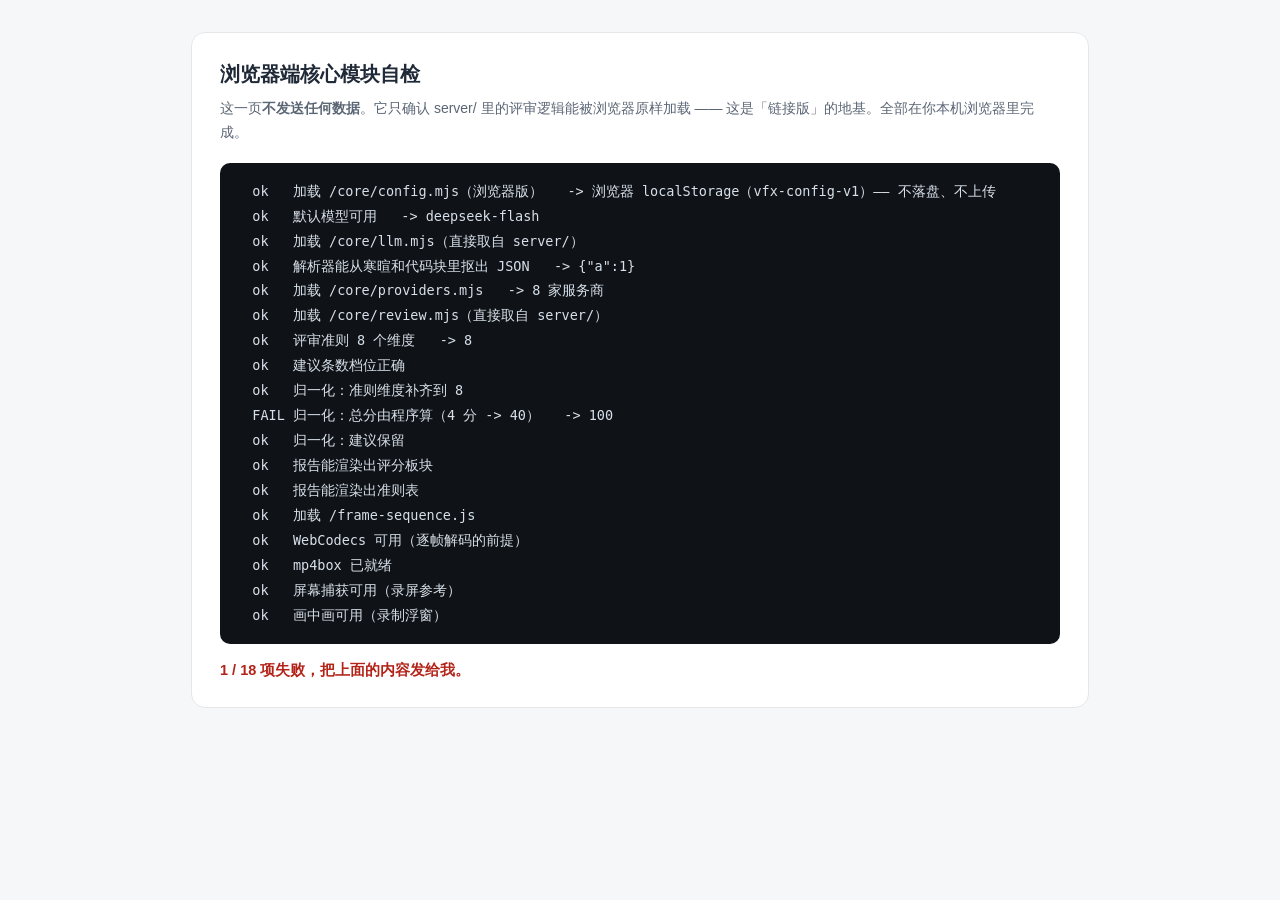
<file: core-check.html>
<!doctype html>
<html lang="zh-CN">
<head>
<script src="./frame-guard.js?v=1791898337566"></script>
<script src="./update-check.js?v=1791898337566"></script>
<meta charset="utf-8">
<meta name="viewport" content="width=device-width, initial-scale=1">
<title>核心模块自检 · 特效评审台</title>
<style>
body{margin:0;padding:32px 20px;font:15px/1.7 -apple-system,"Segoe UI","PingFang SC","Microsoft YaHei",sans-serif;color:#1f2937;background:#f6f7f9}
.box{max-width:840px;margin:0 auto;background:#fff;border:1px solid #e5e7eb;border-radius:14px;padding:24px 28px}
h1{margin:0 0 6px;font-size:20px}
p.lead{margin:0 0 18px;color:#5b6675;font-size:14px}
pre{margin:0;padding:16px;background:#0f1216;color:#d7e0ea;border-radius:10px;font-size:13.5px;line-height:1.85;overflow:auto}
.summary{margin:14px 0 0;font-size:14.5px;font-weight:700}
</style>
</head>
<body>
<div class="box">
<h1>浏览器端核心模块自检</h1>
<p class="lead">这一页<strong>不发送任何数据</strong>。它只确认 server/ 里的评审逻辑能被浏览器原样加载 —— 这是「链接版」的地基。全部在你本机浏览器里完成。</p>
<pre id="out">正在加载模块…</pre>
<p class="summary" id="summary"></p>
</div>
<script>
  // 直接双击 HTML 文件时，浏览器会拒绝加载 ES 模块（CORS 策略，不是代码问题）。
  // 这段刻意用普通脚本，因为 file:// 下 type="module" 根本不会执行。
  if (location.protocol === "file:") {
    var out = document.getElementById("out");
    out.textContent = [
      "这一页需要通过本地服务打开，不能直接双击文件。",
      "",
      "正确地址是：",
      "    http://127.0.0.1:8787/core-check.html",
      "",
      "步骤：",
      "  1. 双击 vfx-review 文件夹里的「启动.cmd」",
      "  2. 浏览器会自动打开页面；把地址栏改成上面那行即可",
      "",
      "为什么直接双击不行：浏览器禁止从 file:// 加载 ES 模块（安全策略），",
      "所以 /core/config.mjs 会被解析成 file:///D:/core/... 然后被拦掉。",
    ].join("\n");
    document.getElementById("summary").textContent = "请通过 http://127.0.0.1:8787/core-check.html 打开";
    document.getElementById("summary").style.color = "#b42318";
  }
</script>
<script src="./vendor/mp4box/mp4box.all.min.js?v=1791898337566"></script>
<script type="module">
if (location.protocol === "file:") { /* 已经给过提示了，这里不再跑 */ } else {
const lines = [], results = [];
const ok = (name, pass, detail) => { results.push(Boolean(pass)); lines.push((pass ? "  ok   " : "  FAIL ") + name + (detail ? "   -> " + detail : "")); };
// 每个检查各自兜错：一条出问题不该把后面全部带崩（诊断页最怕这个）。
const step = (name, fn) => { try { fn(); } catch (e) { ok(name, false, (e && e.message) || String(e)); } };
try {
  const cfg = await import("./core/config.mjs?v=1791898337566");
  ok("加载 /core/config.mjs（浏览器版）", true, cfg.ENV_PATH);
  ok("默认模型可用", cfg.config.model === "deepseek-flash", cfg.config.model);
  const llm = await import("./core/llm.mjs?v=1791898337566");
  ok("加载 /core/llm.mjs（直接取自 server/）", typeof llm.chat === "function");
  const fence = String.fromCharCode(96).repeat(3);
  const messy = "好的，结果如下：" + fence + "json" + "\n" + String.fromCharCode(123) + "\"a\": 1" + String.fromCharCode(125) + "\n" + fence + " 完毕";
  let parsed = null;
  try { parsed = llm.parseJsonLoose(messy); } catch (e) { parsed = null; }
  ok("解析器能从寒暄和代码块里抠出 JSON", parsed && parsed.a === 1, JSON.stringify(parsed));
  const providers = await import("./core/providers.mjs?v=1791898337566");
  ok("加载 /core/providers.mjs", providers.PROVIDERS.length >= 5, providers.PROVIDERS.length + " 家服务商");
  const review = await import("./core/review.mjs?v=1791898337566");
  ok("加载 /core/review.mjs（直接取自 server/）", true);
  ok("评审准则 8 个维度", review.RUBRIC.length === 8, String(review.RUBRIC.length));
  ok("建议条数档位正确", review.FEEDBACK_COUNTS.medium === 6);
  const shaped = review.normalizeReport(
    { summary: "s", suggestions: [{ title: "T", evidenceTime: 1, actions: ["x"] }], rubric: [{ key: "form", status: "pass", evidence: "ok" }],
      score: { dimensions: [{ key: "form", score: 4 }], strengths: ["a"], weaknesses: ["b"] } },
    { count: 3, range: { start: 0, end: 2 } });
  ok("归一化：准则维度补齐到 8", shaped.rubric.length === 8);
  ok("归一化：总分由程序算（4 分 -> 40）", shaped.score.total === 40, String(shaped.score.total));
  ok("归一化：建议保留", shaped.suggestions.length === 1);
  const doc = await import("./report-document.js?v=1791898337566");
  const html = doc.renderReport(shaped, [], { interactive: false, series: [], meta: { file: "x.mp4" } });
  ok("报告能渲染出评分板块", html.indexOf("report-score") >= 0);
  ok("报告能渲染出准则表", html.indexOf("评审准则核对") >= 0);
  const frame = await import("./frame-sequence.js?v=1791898337566");
  ok("加载 /frame-sequence.js", typeof frame.decodeSequence === "function");
  ok("WebCodecs 可用（逐帧解码的前提）", typeof window.VideoDecoder === "function");
  ok("mp4box 已就绪", Boolean(window.MP4Box && window.MP4Box.createFile));
  ok("屏幕捕获可用（录屏参考）", Boolean(navigator.mediaDevices && navigator.mediaDevices.getDisplayMedia));
  ok("画中画可用（录制浮窗）", typeof window.documentPictureInPicture !== "undefined");
} catch (error) {
  ok("模块加载", false, error && error.message ? error.message : String(error));
}
document.getElementById("out").textContent = lines.join("\n");
const failed = results.filter(v => !v).length;
const s = document.getElementById("summary");
s.textContent = failed === 0 ? "全部 " + results.length + " 项通过 —— 浏览器端核心可用，链接版地基没问题。" : failed + " / " + results.length + " 项失败，把上面的内容发给我。";
s.style.color = failed === 0 ? "#027a48" : "#b42318";
}
</script>
</body>
</html>
</file>
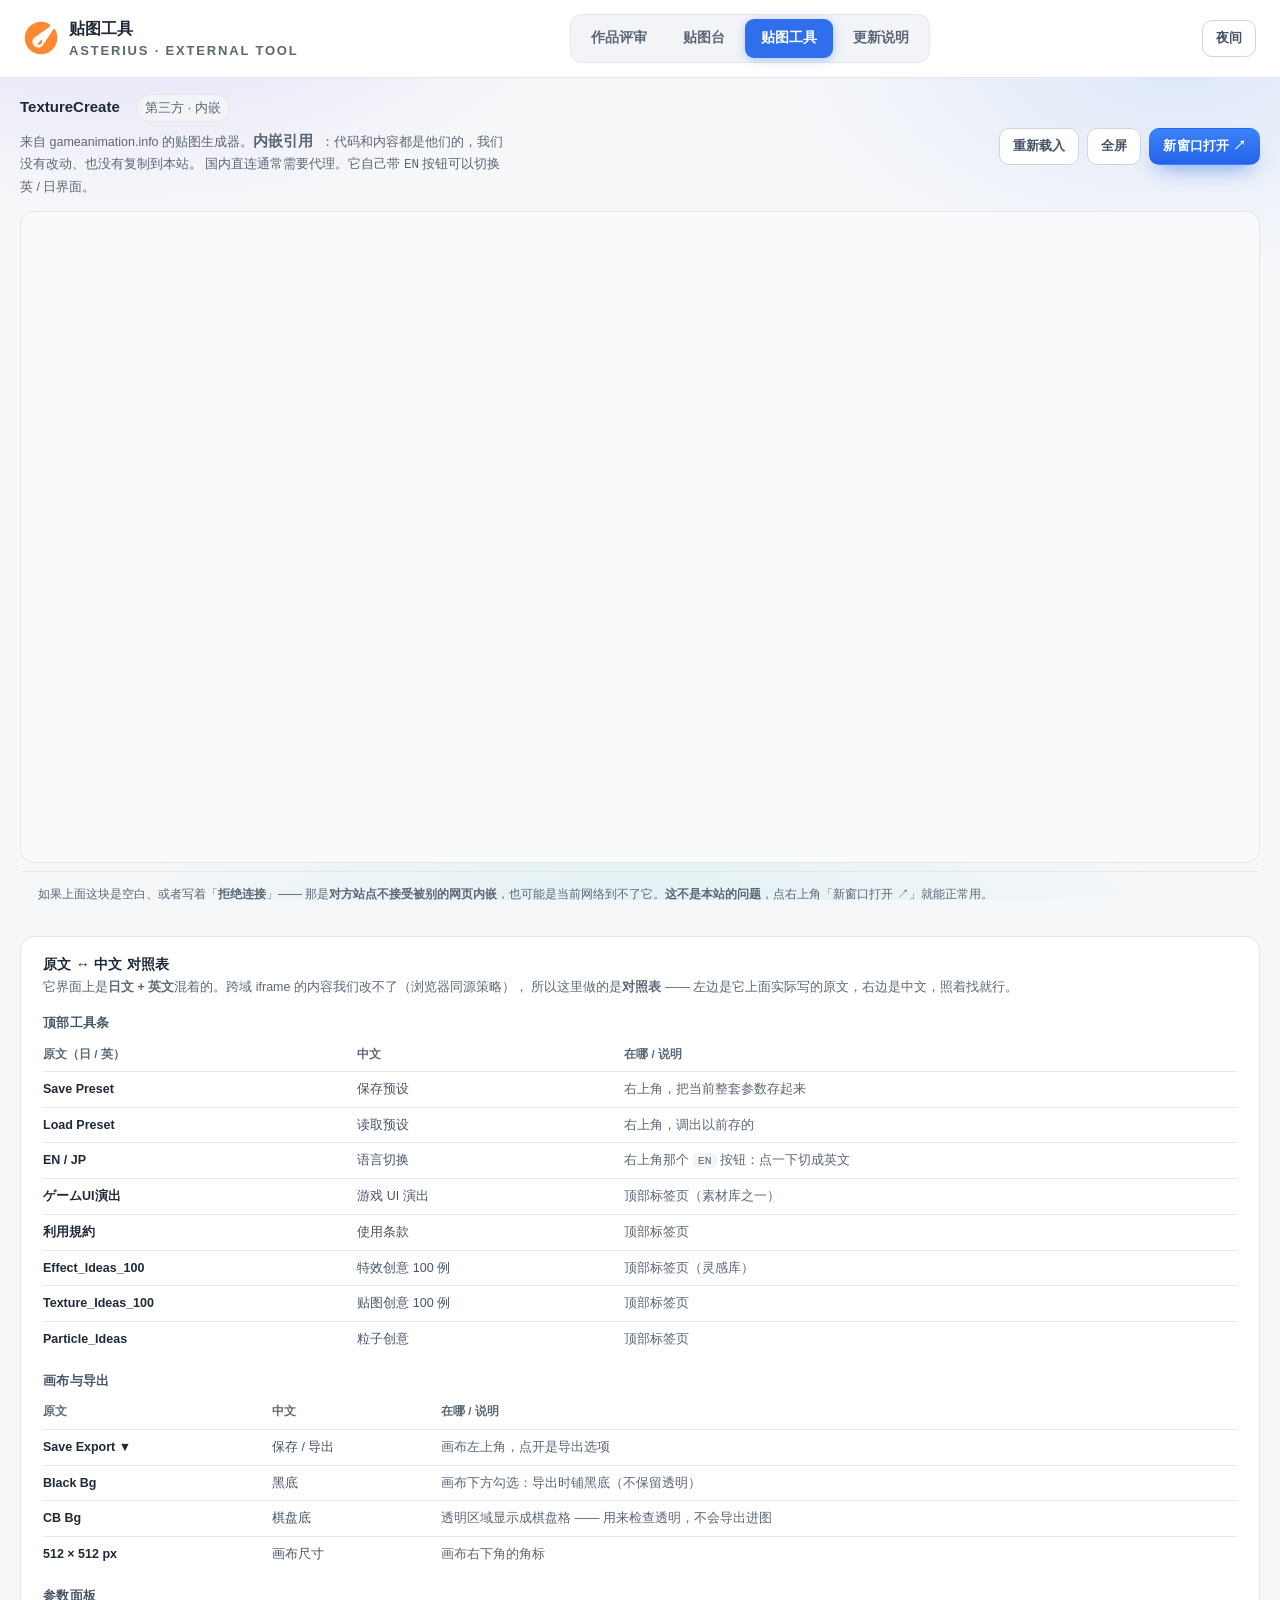
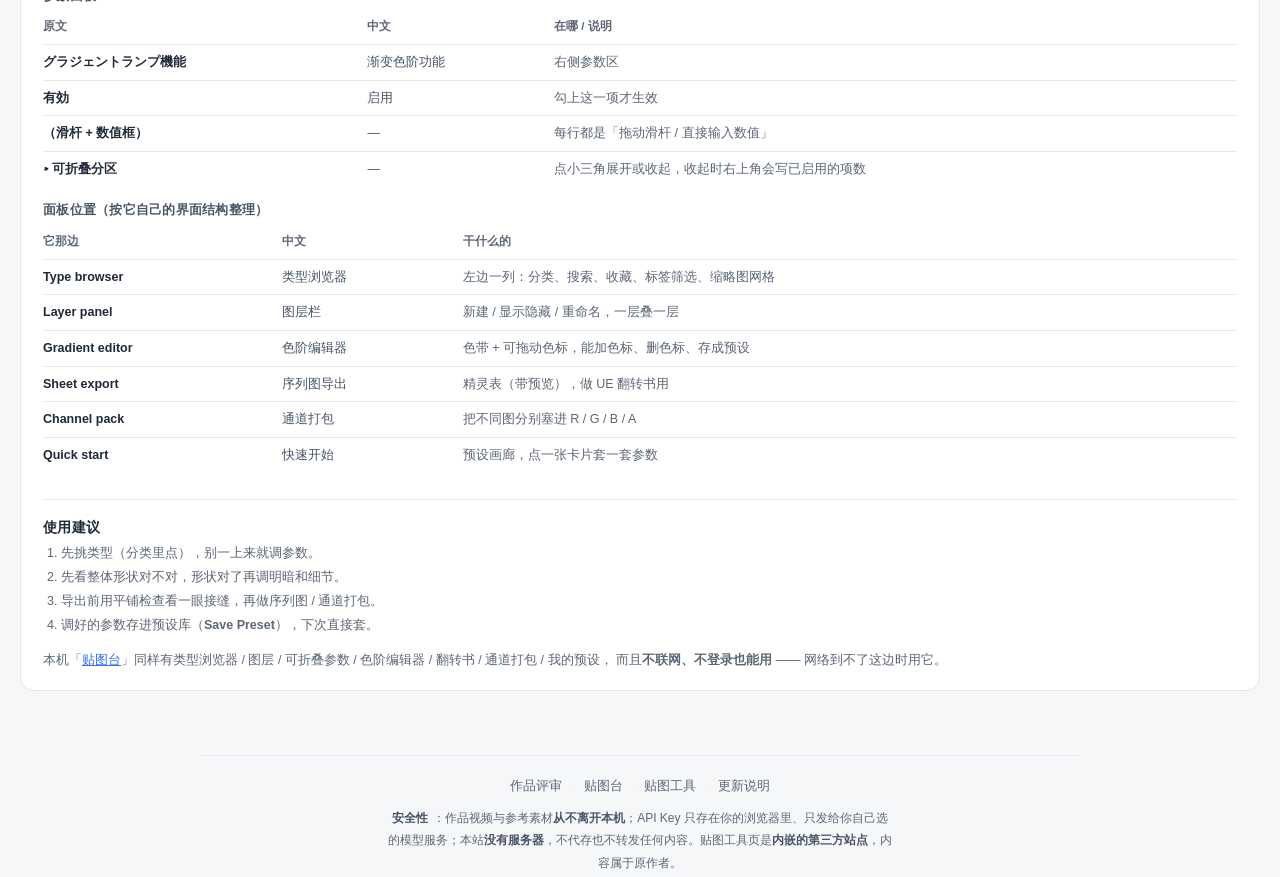
<file: lab.html>
<!doctype html>
<html lang="zh-CN">
<head>
<script src="./frame-guard.js?v=1791898337566"></script>
<script src="./update-check.js?v=1791898337566"></script>
<meta charset="utf-8">
<meta name="viewport" content="width=device-width, initial-scale=1">
<meta name="description" content="内嵌的第三方贴图生成器 TextureCreate，附原文↔中文对照表。">
<title>贴图工具 · 特效评审台</title>
<link rel="icon" href="./favicon.svg" type="image/svg+xml">
<style>
  html[data-theme="light"]{background:#f6f7f9;color-scheme:light}
  html[data-theme="dark"]{background:#0d1117;color-scheme:dark}
</style>
<script>
(function () {
  var theme = null;
  try { theme = localStorage.getItem("vfx-theme"); } catch (e) { theme = null; }
  if (theme !== "dark" && theme !== "light") {
    theme = (window.matchMedia && window.matchMedia("(prefers-color-scheme: dark)").matches) ? "dark" : "light";
  }
  document.documentElement.dataset.theme = theme;
})();
</script>
<link rel="stylesheet" href="./style.css?v=1791898337566">
</head>
<body>

<header class="topbar">
  <div class="brand">
    <img class="logo-mark" src="./logo.svg" width="34" height="34" alt="">
    <span>贴图工具<span class="brand-sub">ASTERIUS · EXTERNAL TOOL</span></span>
  </div>
  <nav class="app-switch" aria-label="工具切换">
    <a href="./index.html" class="app-switch-item">作品评审</a>
    <a href="./workshop.html" class="app-switch-item">贴图台</a>
    <a href="./lab.html" class="app-switch-item is-active" aria-current="page">贴图工具</a>
    <a href="./updates.html" class="app-switch-item">更新说明</a>
  </nav>
  <div class="topbar-right">
    <button id="theme-toggle" class="button secondary small" type="button" title="切换白天 / 夜间">夜间</button>
  </div>
</header>

<main class="lab-main">
  <div class="lab-bar">
    <div class="lab-bar-text">
      <strong>TextureCreate</strong><span class="lab-badge">第三方 · 内嵌</span>
      <p>来自 gameanimation.info 的贴图生成器。<strong>内嵌引用</strong>：代码和内容都是他们的，我们没有改动、也没有复制到本站。
        国内直连通常需要代理。它自己带 <code>EN</code> 按钮可以切换英 / 日界面。</p>
    </div>
    <div class="lab-bar-acts">
      <button id="lab-reload" class="button secondary small" type="button">重新载入</button>
      <button id="lab-full" class="button secondary small" type="button">全屏</button>
      <a class="button primary small" href="https://gameanimation.info/texture-create/" target="_blank" rel="noopener noreferrer">新窗口打开 ↗</a>
    </div>
  </div>

  <div class="lab-embed">
    <iframe id="lab-frame" src="https://gameanimation.info/texture-create/" title="TextureCreate"
      referrerpolicy="no-referrer-when-downgrade" allow="clipboard-write; fullscreen" loading="eager"></iframe>
  </div>
  <p class="lab-fallback">如果上面这块是空白、或者写着「<b>拒绝连接</b>」—— 那是<strong>对方站点不接受被别的网页内嵌</strong>，也可能是当前网络到不了它。<b>这不是本站的问题</b>，点右上角「新窗口打开 ↗」就能正常用。</p>

  <section class="lab-guide">
    <h2>原文 ↔ 中文 对照表</h2>
    <p class="lab-note">它界面上是<strong>日文 + 英文</strong>混着的。跨域 iframe 的内容我们改不了（浏览器同源策略），
      所以这里做的是<strong>对照表</strong> —— 左边是它上面实际写的原文，右边是中文，照着找就行。</p>

    <h3>顶部工具条</h3>
    <table class="lab-table">
      <thead><tr><th>原文（日 / 英）</th><th>中文</th><th>在哪 / 说明</th></tr></thead>
      <tbody>
        <tr><td>Save Preset</td><td>保存预设</td><td>右上角，把当前整套参数存起来</td></tr>
        <tr><td>Load Preset</td><td>读取预设</td><td>右上角，调出以前存的</td></tr>
        <tr><td>EN / JP</td><td>语言切换</td><td>右上角那个 <code>EN</code> 按钮：点一下切成英文</td></tr>
        <tr><td>ゲームUI演出</td><td>游戏 UI 演出</td><td>顶部标签页（素材库之一）</td></tr>
        <tr><td>利用規約</td><td>使用条款</td><td>顶部标签页</td></tr>
        <tr><td>Effect_Ideas_100</td><td>特效创意 100 例</td><td>顶部标签页（灵感库）</td></tr>
        <tr><td>Texture_Ideas_100</td><td>贴图创意 100 例</td><td>顶部标签页</td></tr>
        <tr><td>Particle_Ideas</td><td>粒子创意</td><td>顶部标签页</td></tr>
      </tbody>
    </table>

    <h3>画布与导出</h3>
    <table class="lab-table">
      <thead><tr><th>原文</th><th>中文</th><th>在哪 / 说明</th></tr></thead>
      <tbody>
        <tr><td>Save Export ▼</td><td>保存 / 导出</td><td>画布左上角，点开是导出选项</td></tr>
        <tr><td>Black Bg</td><td>黑底</td><td>画布下方勾选：导出时铺黑底（不保留透明）</td></tr>
        <tr><td>CB Bg</td><td>棋盘底</td><td>透明区域显示成棋盘格 —— 用来检查透明，不会导出进图</td></tr>
        <tr><td>512 × 512 px</td><td>画布尺寸</td><td>画布右下角的角标</td></tr>
      </tbody>
    </table>

    <h3>参数面板</h3>
    <table class="lab-table">
      <thead><tr><th>原文</th><th>中文</th><th>在哪 / 说明</th></tr></thead>
      <tbody>
        <tr><td>グラジェントランプ機能</td><td>渐变色阶功能</td><td>右侧参数区</td></tr>
        <tr><td>有効</td><td>启用</td><td>勾上这一项才生效</td></tr>
        <tr><td>（滑杆 + 数值框）</td><td>—</td><td>每行都是「拖动滑杆 / 直接输入数值」</td></tr>
        <tr><td>▸ 可折叠分区</td><td>—</td><td>点小三角展开或收起，收起时右上角会写已启用的项数</td></tr>
      </tbody>
    </table>

    <h3>面板位置（按它自己的界面结构整理）</h3>
    <table class="lab-table">
      <thead><tr><th>它那边</th><th>中文</th><th>干什么的</th></tr></thead>
      <tbody>
        <tr><td>Type browser</td><td>类型浏览器</td><td>左边一列：分类、搜索、收藏、标签筛选、缩略图网格</td></tr>
        <tr><td>Layer panel</td><td>图层栏</td><td>新建 / 显示隐藏 / 重命名，一层叠一层</td></tr>
        <tr><td>Gradient editor</td><td>色阶编辑器</td><td>色带 + 可拖动色标，能加色标、删色标、存成预设</td></tr>
        <tr><td>Sheet export</td><td>序列图导出</td><td>精灵表（带预览），做 UE 翻转书用</td></tr>
        <tr><td>Channel pack</td><td>通道打包</td><td>把不同图分别塞进 R / G / B / A</td></tr>
        <tr><td>Quick start</td><td>快速开始</td><td>预设画廊，点一张卡片套一套参数</td></tr>
      </tbody>
    </table>

    <h2>使用建议</h2>
    <ol class="lab-steps">
      <li>先挑类型（分类里点），别一上来就调参数。</li>
      <li>先看整体形状对不对，形状对了再调明暗和细节。</li>
      <li>导出前用平铺检查看一眼接缝，再做序列图 / 通道打包。</li>
      <li>调好的参数存进预设库（<b>Save Preset</b>），下次直接套。</li>
    </ol>
    <p class="lab-note">本机「<a href="./workshop.html">贴图台</a>」同样有类型浏览器 / 图层 / 可折叠参数 / 色阶编辑器 / 翻转书 / 通道打包 / 我的预设，
      而且<strong>不联网、不登录也能用</strong> —— 网络到不了这边时用它。</p>
  </section>
</main>

<footer class="site-foot">
  <div class="site-foot-links">
    <a href="./index.html">作品评审</a><span>·</span><a href="./workshop.html">贴图台</a><span>·</span><a href="./lab.html">贴图工具</a><span>·</span><a href="./updates.html">更新说明</a>
  </div>
  <p class="site-foot-safe"><b>安全性</b>：作品视频与参考素材<strong>从不离开本机</strong>；API Key 只存在你的浏览器里、只发给你自己选的模型服务；本站<strong>没有服务器</strong>，不代存也不转发任何内容。贴图工具页是<strong>内嵌的第三方站点</strong>，内容属于原作者。</p>
</footer>

<script>
(function () {
  var btn = document.getElementById('theme-toggle');
  function sync() { btn.textContent = document.documentElement.dataset.theme === 'dark' ? '白天' : '夜间'; }
  sync();
  btn.addEventListener('click', function () {
    var next = document.documentElement.dataset.theme === 'dark' ? 'light' : 'dark';
    document.documentElement.dataset.theme = next;
    try { localStorage.setItem('vfx-theme', next); } catch (e) {}
    sync();
  });
  var frame = document.getElementById('lab-frame');
  var openLink = document.querySelector('.lab-bar-acts a[target="_blank"]');
  var srcBtns = [].slice.call(document.querySelectorAll('.lab-src'));
  srcBtns.forEach(function (b) {
    b.addEventListener('click', function () {
      srcBtns.forEach(function (x) { x.classList.toggle('is-active', x === b); });
      frame.src = b.getAttribute('data-url');
      if (openLink) openLink.href = b.getAttribute('data-url');
      var title = document.querySelector('.lab-bar-text strong');
      if (title) title.textContent = b.getAttribute('data-name');
    });
  });
  document.getElementById('lab-reload').addEventListener('click', function () { frame.src = frame.src; });
  document.getElementById('lab-full').addEventListener('click', function () {
    var el = document.querySelector('.lab-embed');
    if (document.fullscreenElement) document.exitFullscreen();
    else if (el.requestFullscreen) el.requestFullscreen();
  });
})();
</script>
</body>
</html>
</file>
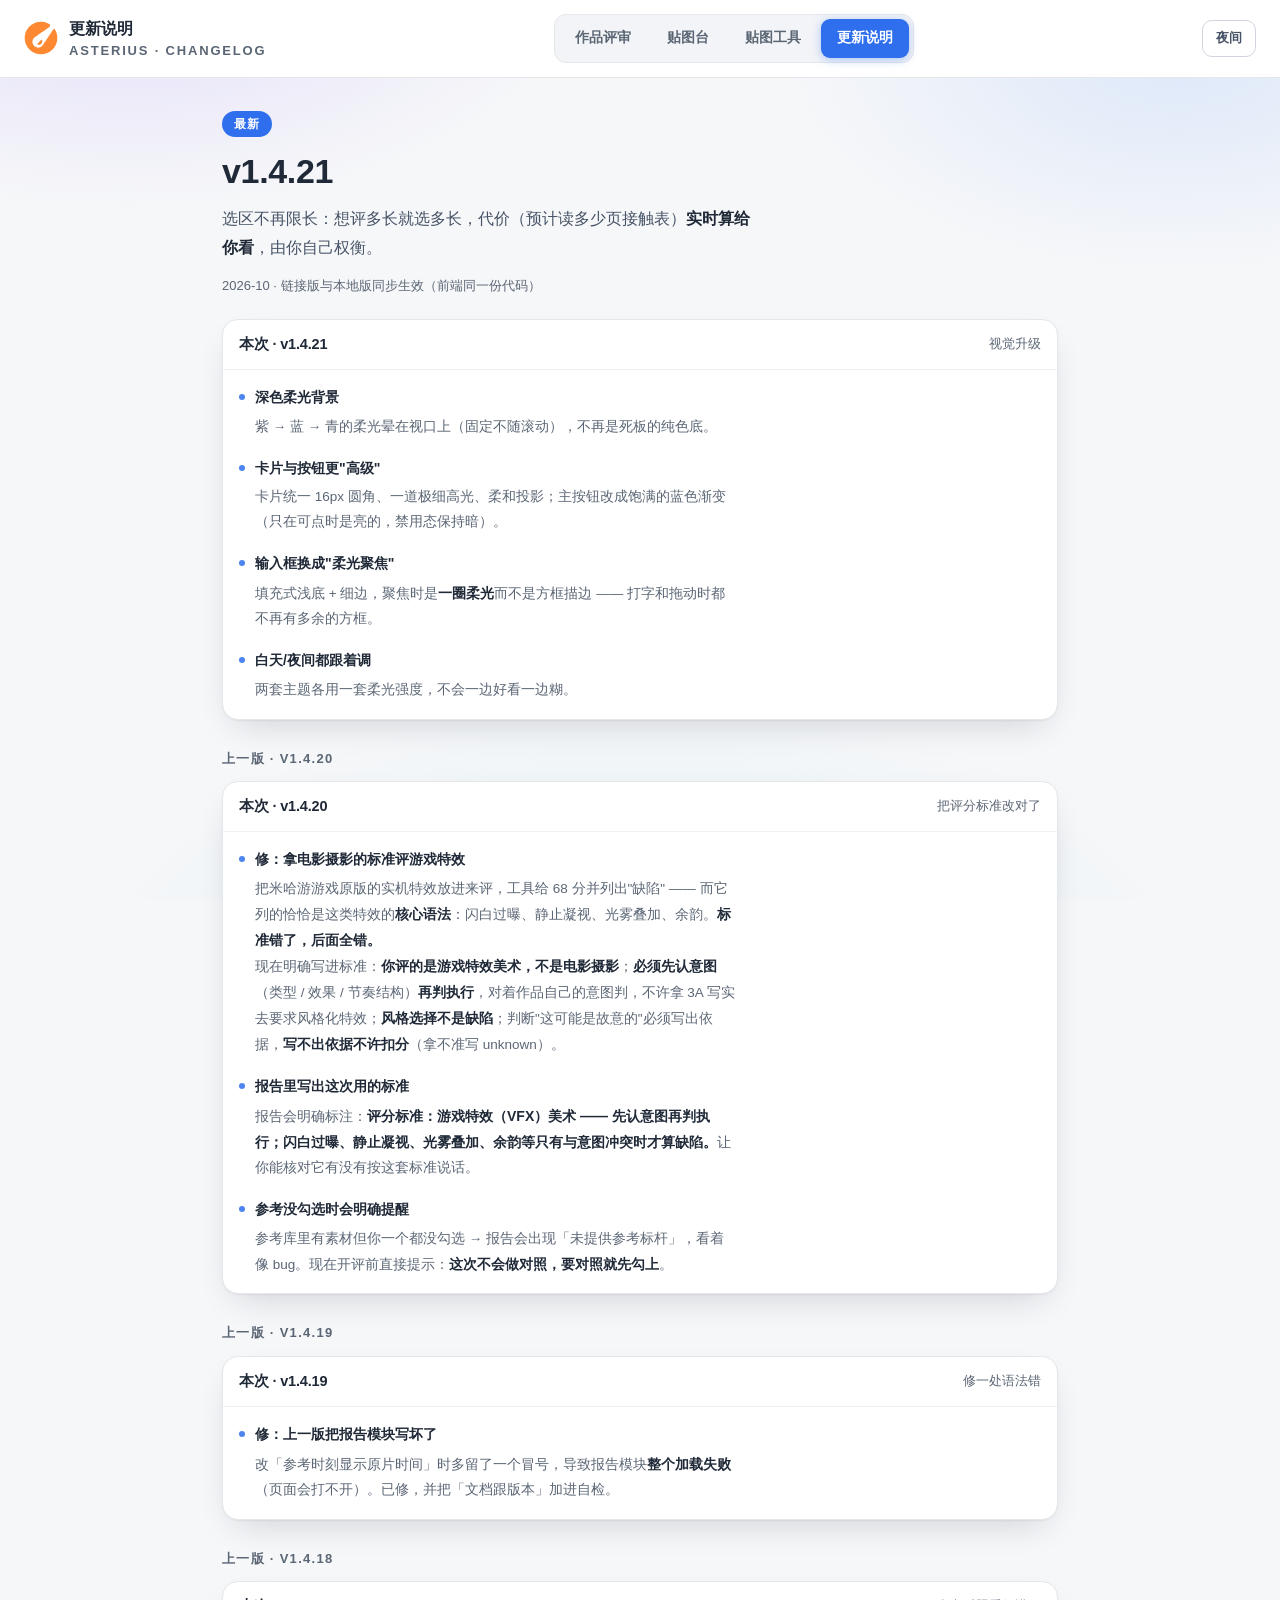
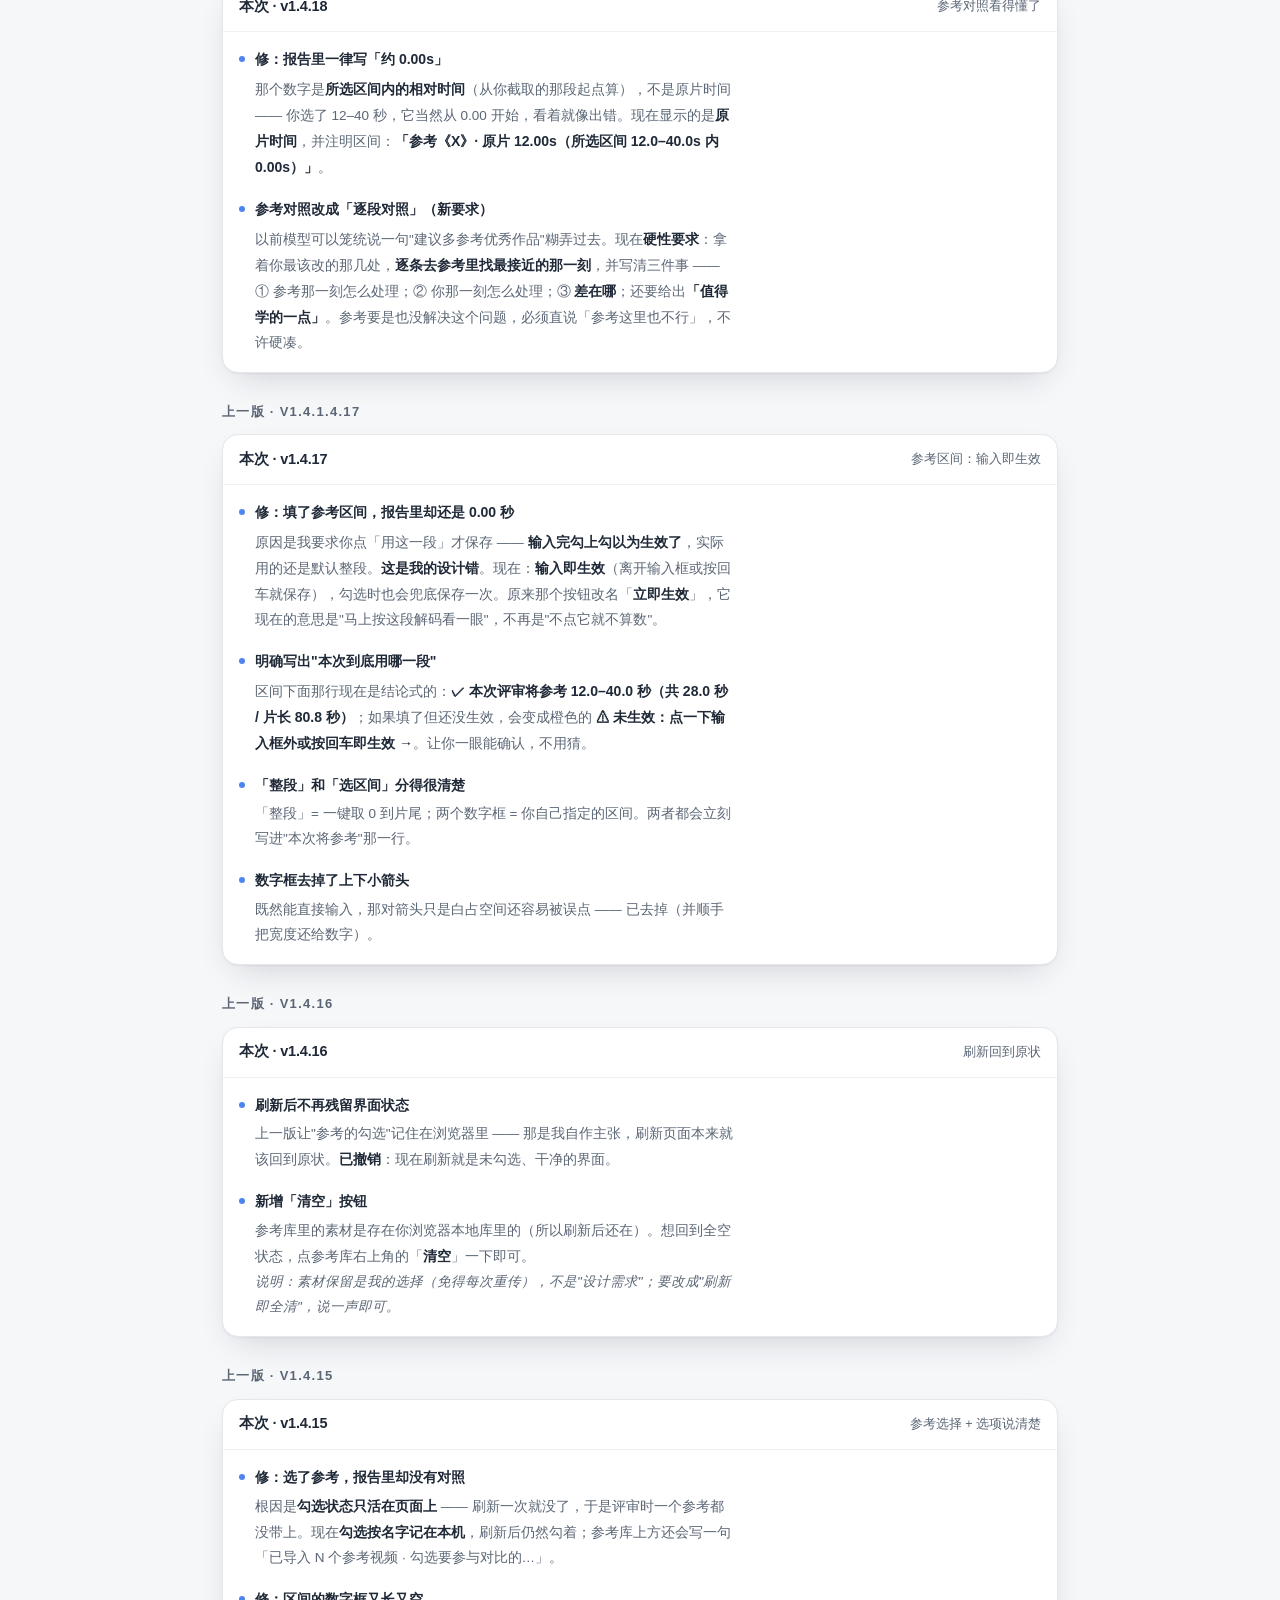
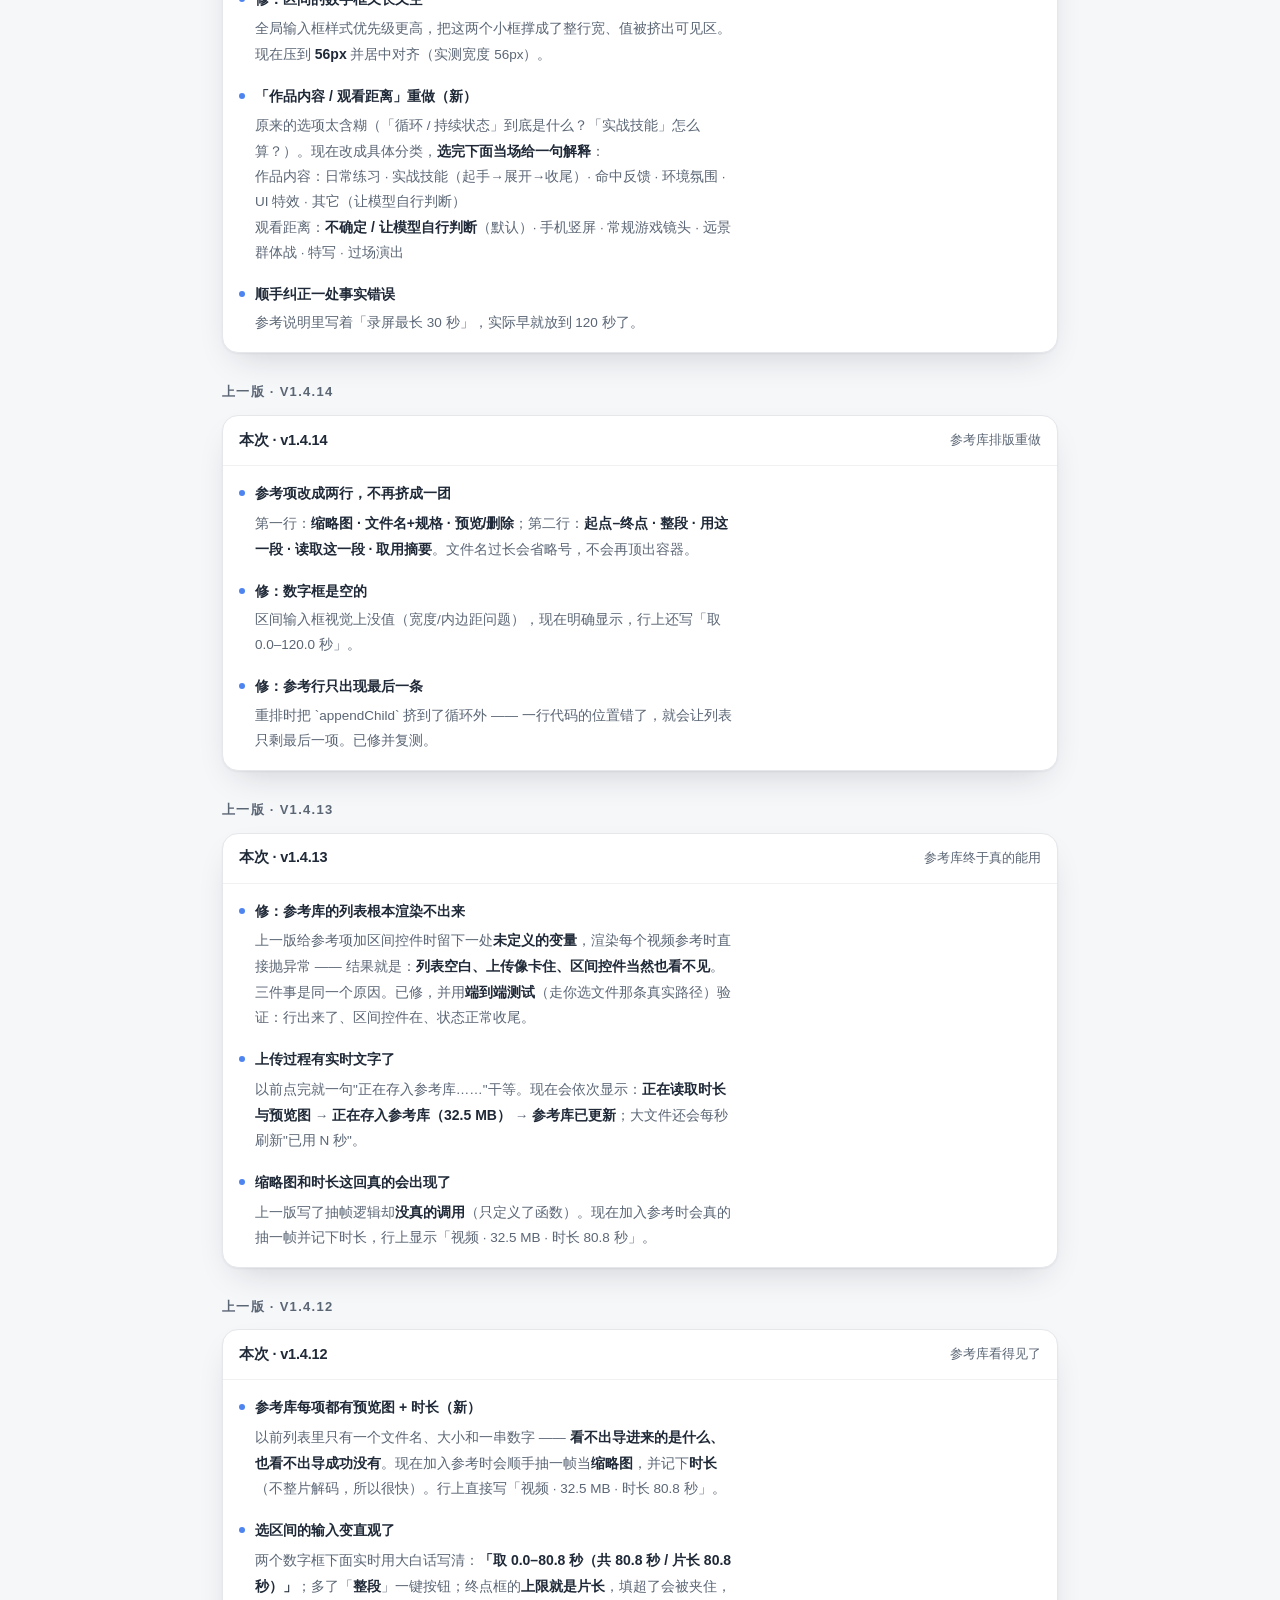
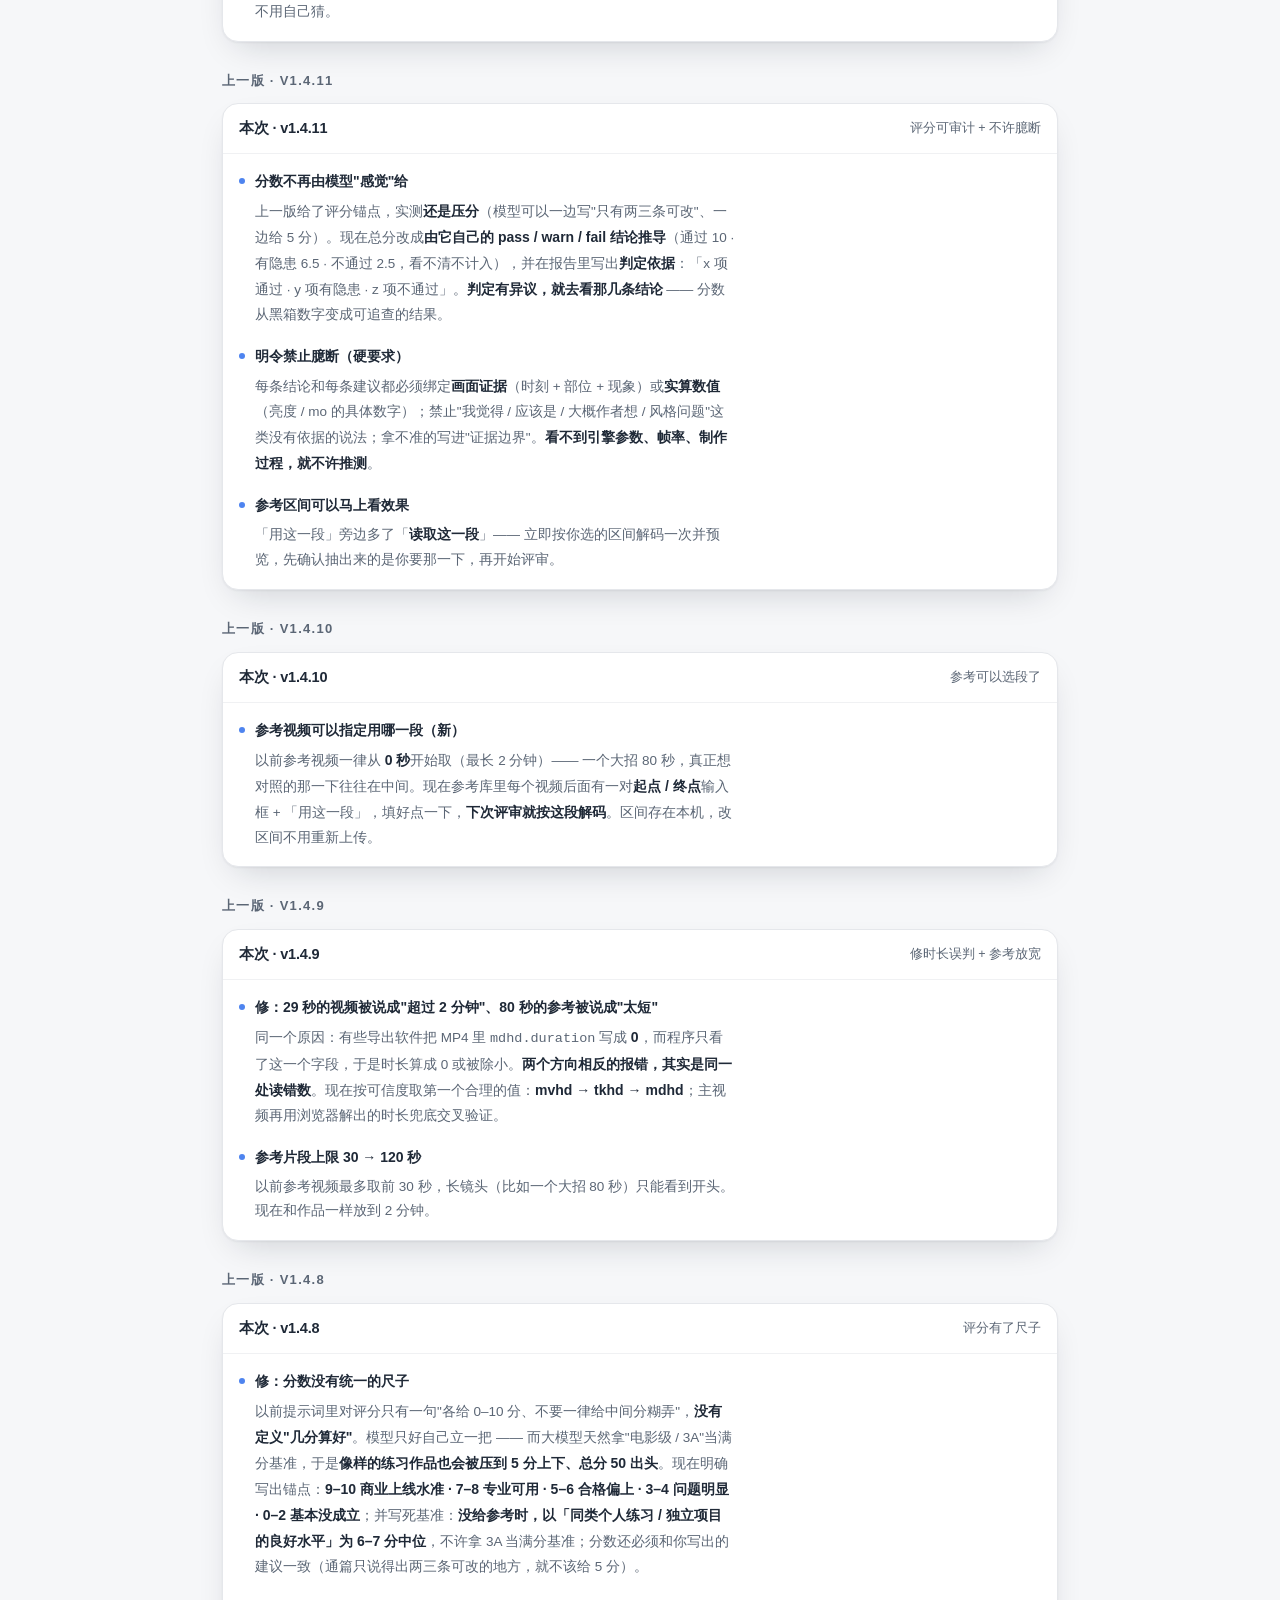
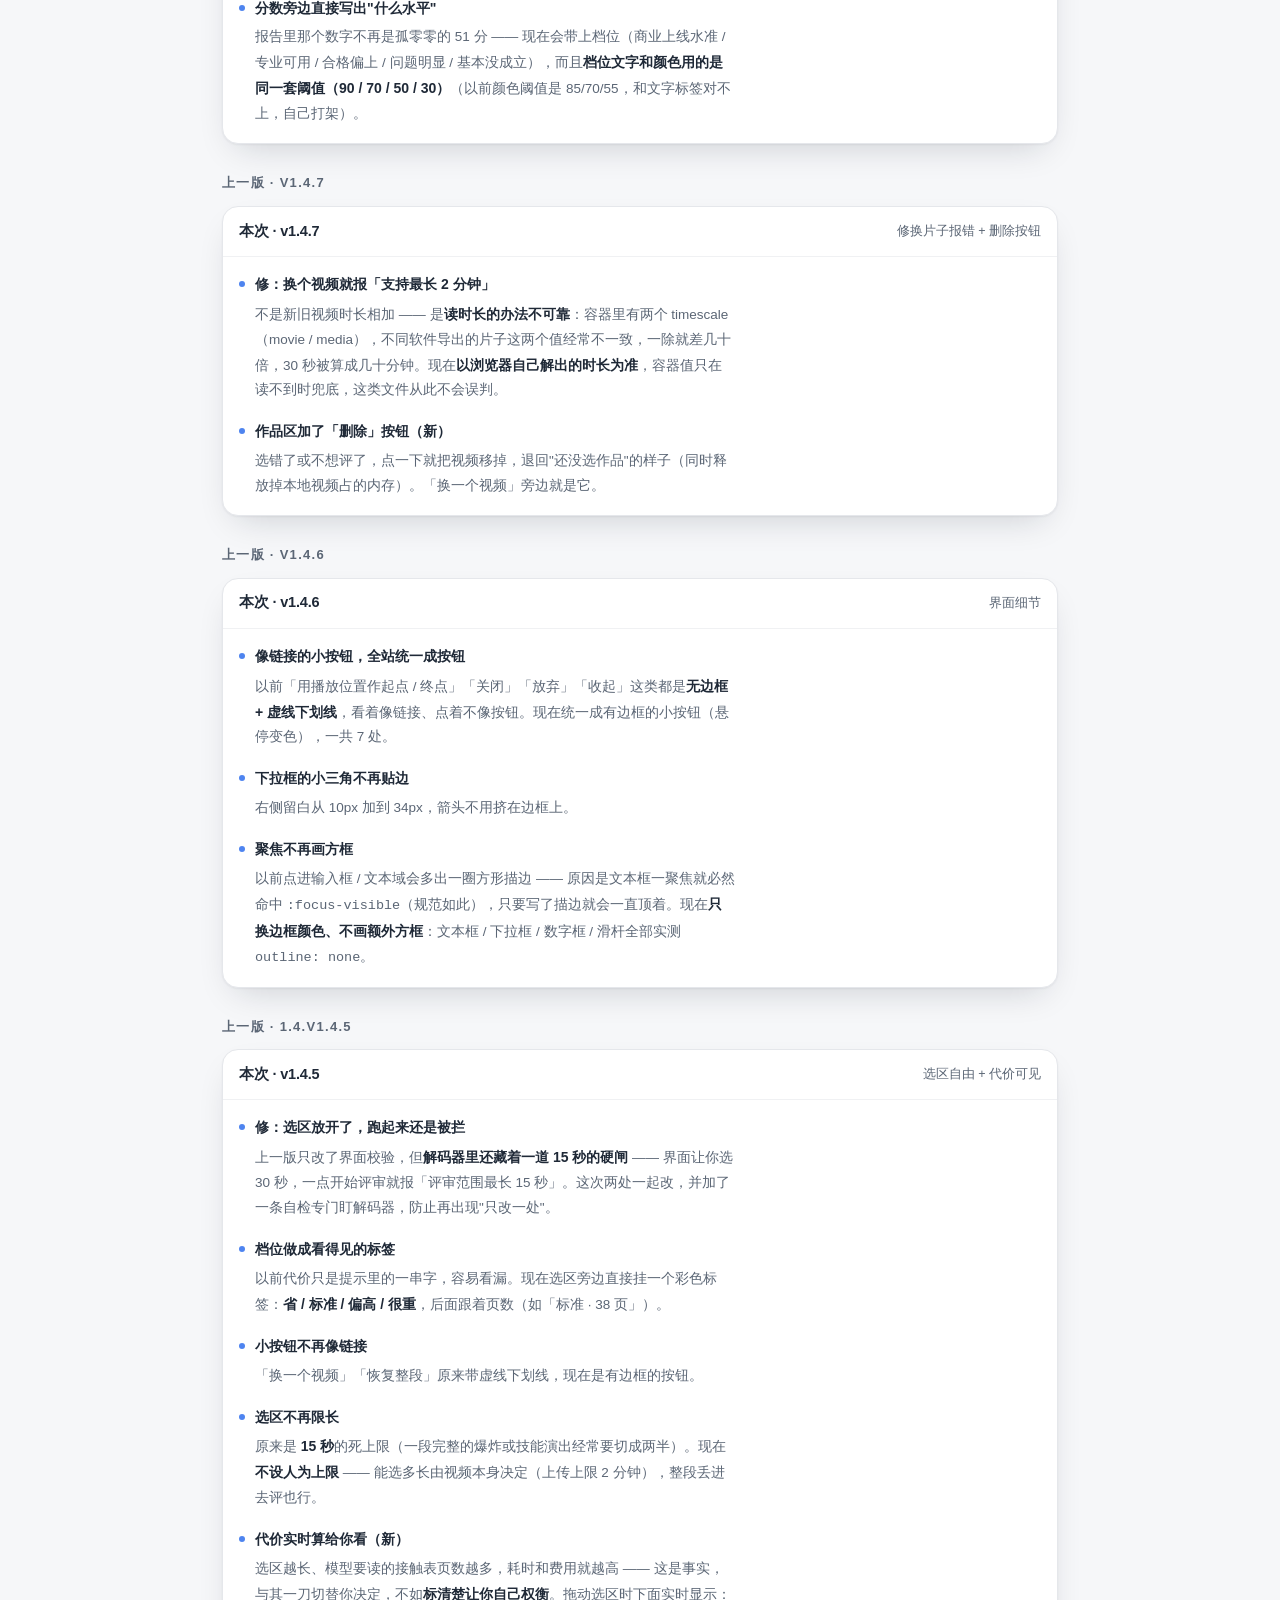
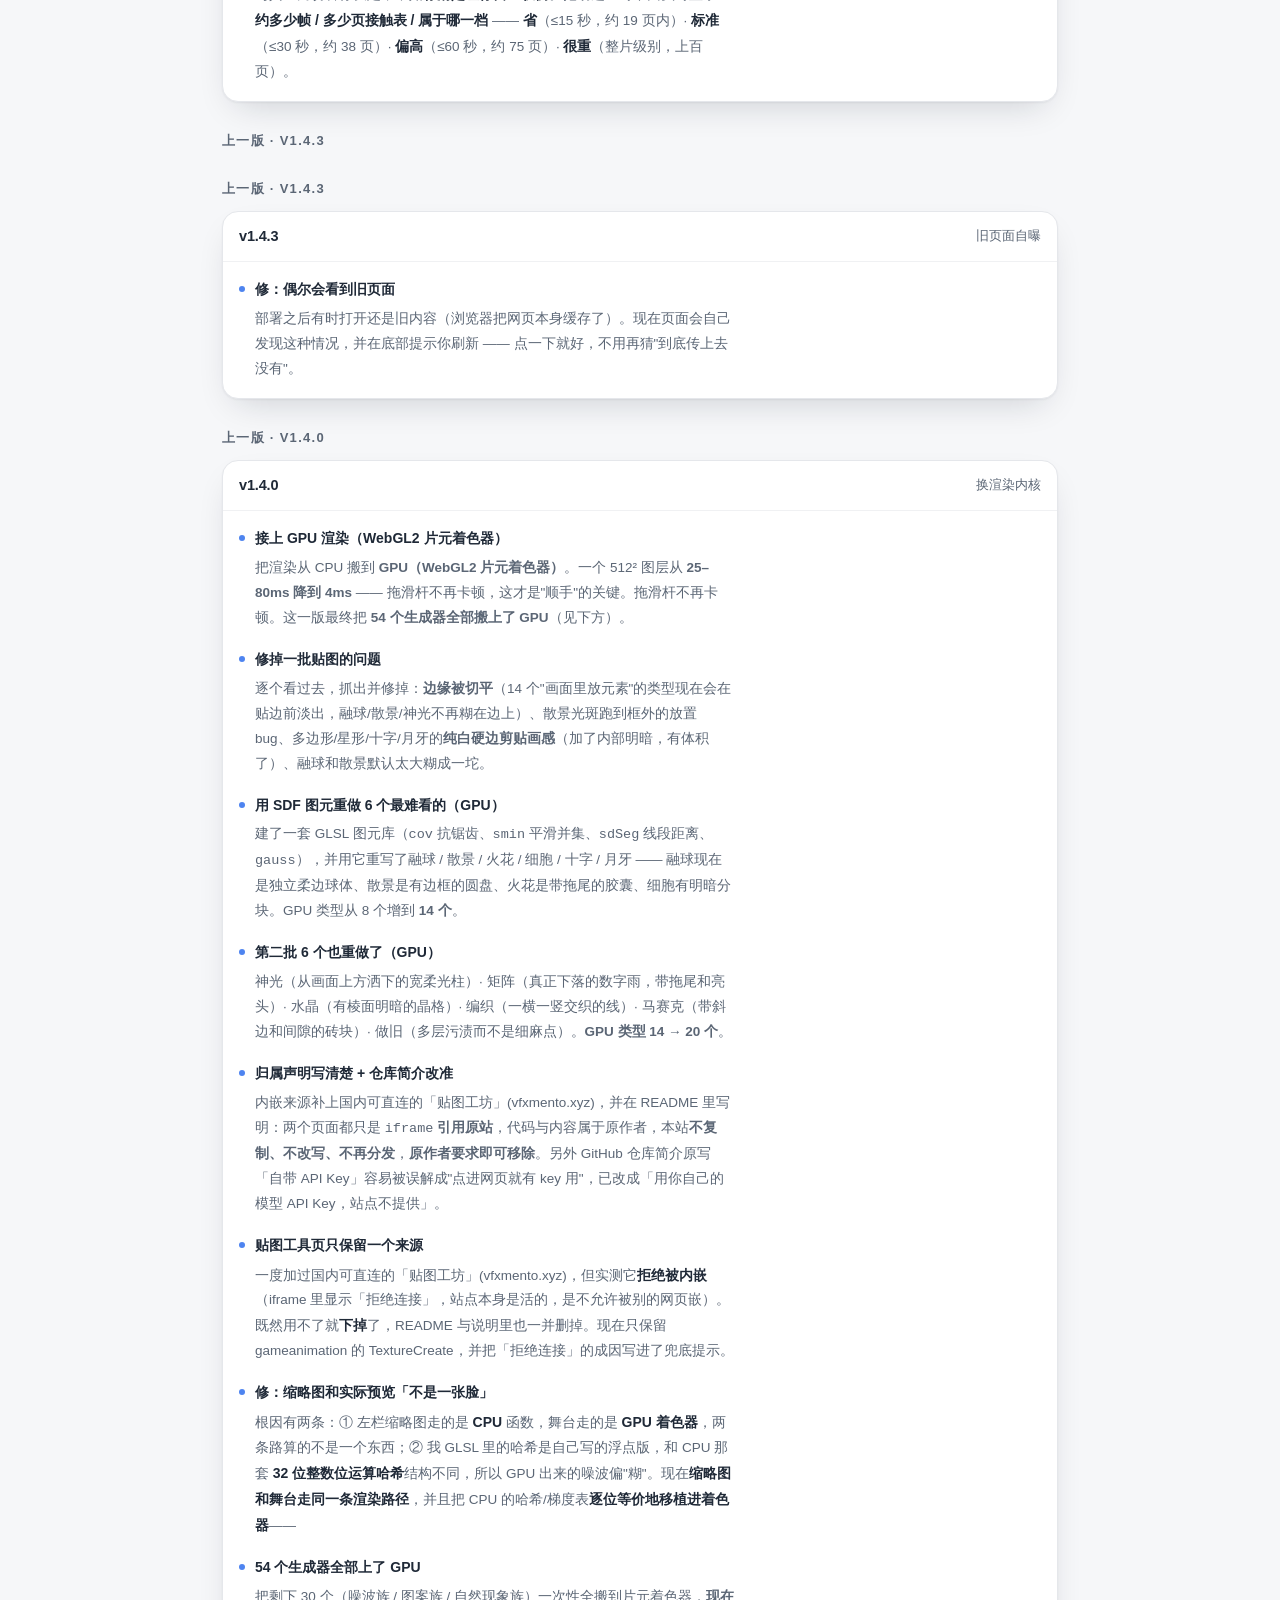
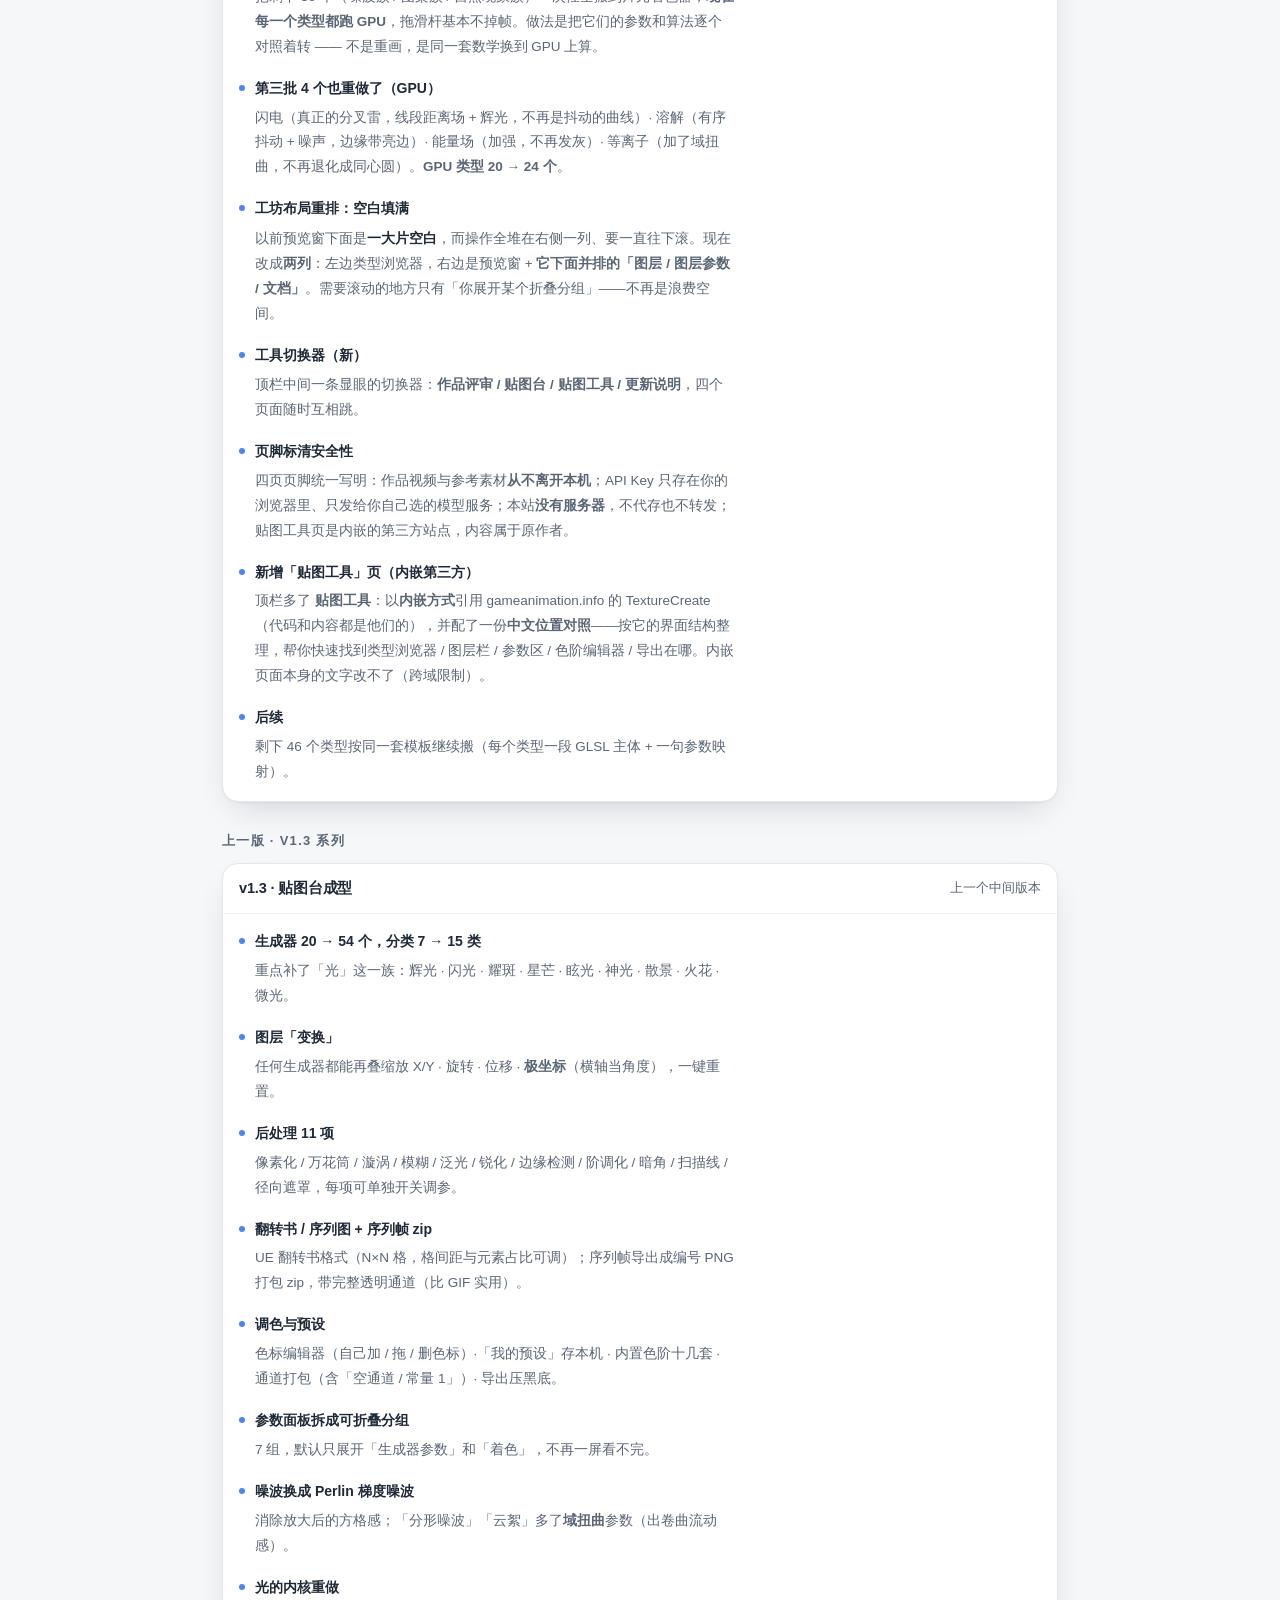
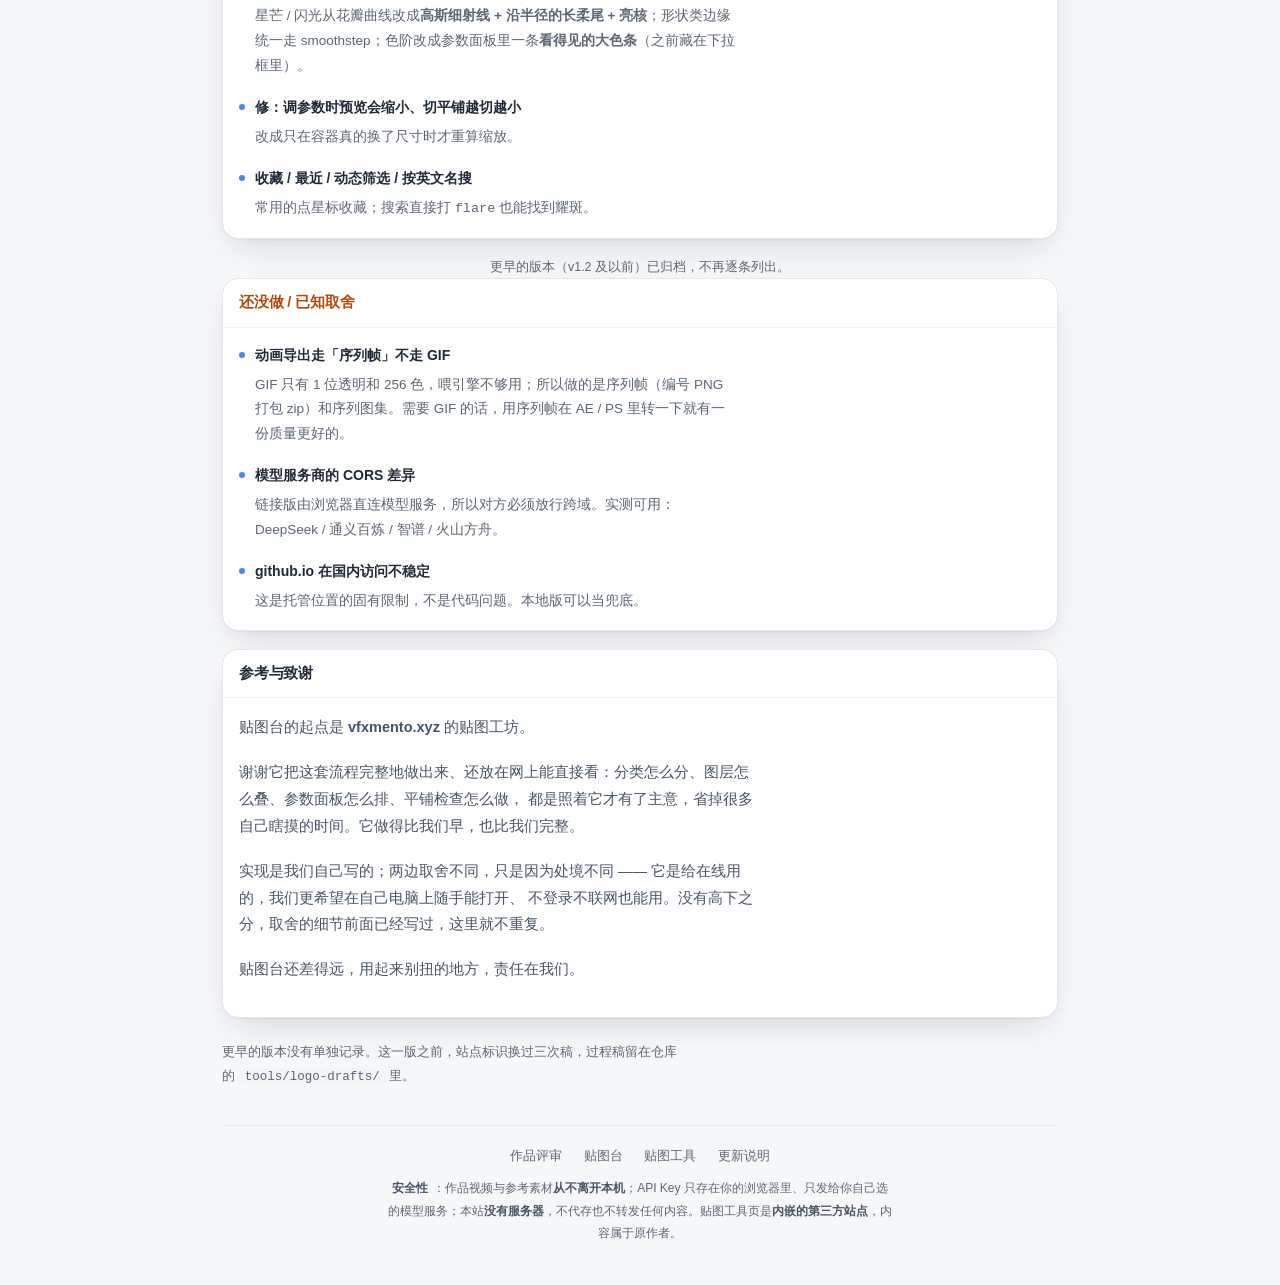
<file: updates.html>
<!doctype html>
<html lang="zh-CN">
<head>
<script src="./frame-guard.js?v=1791898337566"></script>
<script src="./update-check.js?v=1791898337566"></script>
<meta charset="utf-8">
<meta name="viewport" content="width=device-width, initial-scale=1">
<meta name="description" content="特效评审台更新说明：每个版本改了什么。">
<title>更新说明 · 特效评审台</title>
<link rel="icon" href="./favicon.svg" type="image/svg+xml">
<!-- 主题在样式表之前同步定下来（和首页同一套逻辑、同一个 key），否则会先白一瞬 -->
<style>
  html[data-theme="light"]{background:#f6f7f9;color-scheme:light}
  html[data-theme="dark"]{background:#0d1117;color-scheme:dark}
</style>
<script>
(function () {
  var theme = null;
  try { theme = localStorage.getItem("vfx-theme"); } catch (e) { theme = null; }
  if (theme !== "dark" && theme !== "light") {
    theme = (window.matchMedia && window.matchMedia("(prefers-color-scheme: dark)").matches) ? "dark" : "light";
  }
  document.documentElement.dataset.theme = theme;
})();
</script>
<link rel="stylesheet" href="./style.css?v=1791898337566">
</head>
<body>

<header class="topbar">
  <div class="brand">
    <img class="logo-mark" src="./logo.svg" width="34" height="34" alt="">
    <span>更新说明<span class="brand-sub">ASTERIUS · CHANGELOG</span></span>
  </div>
  <nav class="app-switch" aria-label="工具切换">
    <a href="./index.html" class="app-switch-item">作品评审</a>
    <a href="./workshop.html" class="app-switch-item">贴图台</a>
    <a href="./lab.html" class="app-switch-item">贴图工具</a>
    <a href="./updates.html" class="app-switch-item is-active" aria-current="page">更新说明</a>
  </nav>
  <div class="topbar-right">
    <button id="theme-toggle" class="button secondary small" type="button" title="切换白天 / 夜间">夜间</button>
  </div>
</header>

<main class="upd-main">

  <section class="upd-hero">
    <span class="upd-badge">最新</span>
    <h1>v1.4.21</h1>
    <p class="upd-lead">选区不再限长：想评多长就选多长，代价（预计读多少页接触表）<strong>实时算给你看</strong>，由你自己权衡。</p>
    <p class="upd-meta">2026-10 · 链接版与本地版同步生效（前端同一份代码）</p>
  </section>

  <section class="ws-card upd-card">
    <div class="ws-card-head"><h2>本次 · v1.4.21</h2><span class="ws-dim">视觉升级</span></div>
    <div class="ws-card-body">
      <ul class="upd-list">
        <li><b>深色柔光背景</b><span>紫 → 蓝 → 青的柔光晕在视口上（固定不随滚动），不再是死板的纯色底。</span></li>
        <li><b>卡片与按钮更"高级"</b><span>卡片统一 16px 圆角、一道极细高光、柔和投影；主按钮改成饱满的蓝色渐变（只在可点时是亮的，禁用态保持暗）。</span></li>
        <li><b>输入框换成"柔光聚焦"</b><span>填充式浅底 + 细边，聚焦时是<b>一圈柔光</b>而不是方框描边 —— 打字和拖动时都不再有多余的方框。</span></li>
        <li><b>白天/夜间都跟着调</b><span>两套主题各用一套柔光强度，不会一边好看一边糊。</span></li>
      </ul>
    </div>
  </section>

  <h2 class="upd-sep">上一版 · v1.4.20</h2>


  <section class="ws-card upd-card">
    <div class="ws-card-head"><h2>本次 · v1.4.20</h2><span class="ws-dim">把评分标准改对了</span></div>
    <div class="ws-card-body">
      <ul class="upd-list">
        <li><b>修：拿电影摄影的标准评游戏特效</b><span>把米哈游游戏原版的实机特效放进来评，工具给 68 分并列出"缺陷" —— 而它列的恰恰是这类特效的<b>核心语法</b>：闪白过曝、静止凝视、光雾叠加、余韵。<b>标准错了，后面全错。</b><br>现在明确写进标准：<b>你评的是游戏特效美术，不是电影摄影</b>；<b>必须先认意图</b>（类型 / 效果 / 节奏结构）<b>再判执行</b>，对着作品自己的意图判，不许拿 3A 写实去要求风格化特效；<b>风格选择不是缺陷</b>；判断"这可能是故意的"必须写出依据，<b>写不出依据不许扣分</b>（拿不准写 unknown）。</span></li>
        <li><b>报告里写出这次用的标准</b><span>报告会明确标注：<b>评分标准：游戏特效（VFX）美术 —— 先认意图再判执行；闪白过曝、静止凝视、光雾叠加、余韵等只有与意图冲突时才算缺陷。</b>让你能核对它有没有按这套标准说话。</span></li>
        <li><b>参考没勾选时会明确提醒</b><span>参考库里有素材但你一个都没勾选 → 报告会出现「未提供参考标杆」，看着像 bug。现在开评前直接提示：<b>这次不会做对照，要对照就先勾上</b>。</span></li>
      </ul>
    </div>
  </section>

  <h2 class="upd-sep">上一版 · v1.4.19</h2>


  <section class="ws-card upd-card">
    <div class="ws-card-head"><h2>本次 · v1.4.19</h2><span class="ws-dim">修一处语法错</span></div>
    <div class="ws-card-body">
      <ul class="upd-list">
        <li><b>修：上一版把报告模块写坏了</b><span>改「参考时刻显示原片时间」时多留了一个冒号，导致报告模块<b>整个加载失败</b>（页面会打不开）。已修，并把「文档跟版本」加进自检。</span></li>
      </ul>
    </div>
  </section>

  <h2 class="upd-sep">上一版 · v1.4.18</h2>


  <section class="ws-card upd-card">
    <div class="ws-card-head"><h2>本次 · v1.4.18</h2><span class="ws-dim">参考对照看得懂了</span></div>
    <div class="ws-card-body">
      <ul class="upd-list">
        <li><b>修：报告里一律写「约 0.00s」</b><span>那个数字是<b>所选区间内的相对时间</b>（从你截取的那段起点算），不是原片时间 —— 你选了 12–40 秒，它当然从 0.00 开始，看着就像出错。现在显示的是<b>原片时间</b>，并注明区间：<b>「参考《X》· 原片 12.00s（所选区间 12.0–40.0s 内 0.00s）」</b>。</span></li>
        <li><b>参考对照改成「逐段对照」（新要求）</b><span>以前模型可以笼统说一句"建议多参考优秀作品"糊弄过去。现在<b>硬性要求</b>：拿着你最该改的那几处，<b>逐条去参考里找最接近的那一刻</b>，并写清三件事 —— ① 参考那一刻怎么处理；② 你那一刻怎么处理；③ <b>差在哪</b>；还要给出<b>「值得学的一点」</b>。参考要是也没解决这个问题，必须直说「参考这里也不行」，不许硬凑。</span></li>
      </ul>
    </div>
  </section>

  <h2 class="upd-sep">上一版 · v1.4.1.4.17</h2>


  <section class="ws-card upd-card">
    <div class="ws-card-head"><h2>本次 · v1.4.17</h2><span class="ws-dim">参考区间：输入即生效</span></div>
    <div class="ws-card-body">
      <ul class="upd-list">
        <li><b>修：填了参考区间，报告里却还是 0.00 秒</b><span>原因是我要求你点「用这一段」才保存 —— <b>输入完勾上勾以为生效了</b>，实际用的还是默认整段。<b>这是我的设计错</b>。现在：<b>输入即生效</b>（离开输入框或按回车就保存），勾选时也会兜底保存一次。原来那个按钮改名「<b>立即生效</b>」，它现在的意思是"马上按这段解码看一眼"，不再是"不点它就不算数"。</span></li>
        <li><b>明确写出"本次到底用哪一段"</b><span>区间下面那行现在是结论式的：<b>✓ 本次评审将参考 12.0–40.0 秒（共 28.0 秒 / 片长 80.8 秒）</b>；如果填了但还没生效，会变成橙色的 <b>⚠ 未生效：点一下输入框外或按回车即生效 →</b>。让你一眼能确认，不用猜。</span></li>
        <li><b>「整段」和「选区间」分得很清楚</b><span>「整段」= 一键取 0 到片尾；两个数字框 = 你自己指定的区间。两者都会立刻写进"本次将参考"那一行。</span></li>
        <li><b>数字框去掉了上下小箭头</b><span>既然能直接输入，那对箭头只是白占空间还容易被误点 —— 已去掉（并顺手把宽度还给数字）。</span></li>
      </ul>
    </div>
  </section>

  <h2 class="upd-sep">上一版 · v1.4.16</h2>


  <section class="ws-card upd-card">
    <div class="ws-card-head"><h2>本次 · v1.4.16</h2><span class="ws-dim">刷新回到原状</span></div>
    <div class="ws-card-body">
      <ul class="upd-list">
        <li><b>刷新后不再残留界面状态</b><span>上一版让"参考的勾选"记住在浏览器里 —— 那是我自作主张，刷新页面本来就该回到原状。<b>已撤销</b>：现在刷新就是未勾选、干净的界面。</span></li>
        <li><b>新增「清空」按钮</b><span>参考库里的素材是存在你浏览器本地库里的（所以刷新后还在）。想回到全空状态，点参考库右上角的「<b>清空</b>」一下即可。<br><i>说明：素材保留是我的选择（免得每次重传），不是"设计需求"；要改成"刷新即全清"，说一声即可。</i></span></li>
      </ul>
    </div>
  </section>

  <h2 class="upd-sep">上一版 · v1.4.15</h2>


  <section class="ws-card upd-card">
    <div class="ws-card-head"><h2>本次 · v1.4.15</h2><span class="ws-dim">参考选择 + 选项说清楚</span></div>
    <div class="ws-card-body">
      <ul class="upd-list">
        <li><b>修：选了参考，报告里却没有对照</b><span>根因是<b>勾选状态只活在页面上</b> —— 刷新一次就没了，于是评审时一个参考都没带上。现在<b>勾选按名字记在本机</b>，刷新后仍然勾着；参考库上方还会写一句「已导入 N 个参考视频 · 勾选要参与对比的…」。</span></li>
        <li><b>修：区间的数字框又长又空</b><span>全局输入框样式优先级更高，把这两个小框撑成了整行宽、值被挤出可见区。现在压到 <b>56px</b> 并居中对齐（实测宽度 56px）。</span></li>
        <li><b>「作品内容 / 观看距离」重做（新）</b><span>原来的选项太含糊（「循环 / 持续状态」到底是什么？「实战技能」怎么算？）。现在改成具体分类，<b>选完下面当场给一句解释</b>：<br>作品内容：日常练习 · 实战技能（起手→展开→收尾）· 命中反馈 · 环境氛围 · UI 特效 · 其它（让模型自行判断）<br>观看距离：<b>不确定 / 让模型自行判断</b>（默认）· 手机竖屏 · 常规游戏镜头 · 远景群体战 · 特写 · 过场演出</span></li>
        <li><b>顺手纠正一处事实错误</b><span>参考说明里写着「录屏最长 30 秒」，实际早就放到 120 秒了。</span></li>
      </ul>
    </div>
  </section>

  <h2 class="upd-sep">上一版 · v1.4.14</h2>


  <section class="ws-card upd-card">
    <div class="ws-card-head"><h2>本次 · v1.4.14</h2><span class="ws-dim">参考库排版重做</span></div>
    <div class="ws-card-body">
      <ul class="upd-list">
        <li><b>参考项改成两行，不再挤成一团</b><span>第一行：<b>缩略图 · 文件名+规格 · 预览/删除</b>；第二行：<b>起点–终点 · 整段 · 用这一段 · 读取这一段 · 取用摘要</b>。文件名过长会省略号，不会再顶出容器。</span></li>
        <li><b>修：数字框是空的</b><span>区间输入框视觉上没值（宽度/内边距问题），现在明确显示，行上还写「取 0.0–120.0 秒」。</span></li>
        <li><b>修：参考行只出现最后一条</b><span>重排时把 `appendChild` 挤到了循环外 —— 一行代码的位置错了，就会让列表只剩最后一项。已修并复测。</span></li>
      </ul>
    </div>
  </section>

  <h2 class="upd-sep">上一版 · v1.4.13</h2>


  <section class="ws-card upd-card">
    <div class="ws-card-head"><h2>本次 · v1.4.13</h2><span class="ws-dim">参考库终于真的能用</span></div>
    <div class="ws-card-body">
      <ul class="upd-list">
        <li><b>修：参考库的列表根本渲染不出来</b><span>上一版给参考项加区间控件时留下一处<b>未定义的变量</b>，渲染每个视频参考时直接抛异常 —— 结果就是：<b>列表空白、上传像卡住、区间控件当然也看不见</b>。三件事是同一个原因。已修，并用<b>端到端测试</b>（走你选文件那条真实路径）验证：行出来了、区间控件在、状态正常收尾。</span></li>
        <li><b>上传过程有实时文字了</b><span>以前点完就一句"正在存入参考库……"干等。现在会依次显示：<b>正在读取时长与预览图</b> → <b>正在存入参考库（32.5 MB）</b> → <b>参考库已更新</b>；大文件还会每秒刷新"已用 N 秒"。</span></li>
        <li><b>缩略图和时长这回真的会出现了</b><span>上一版写了抽帧逻辑却<b>没真的调用</b>（只定义了函数）。现在加入参考时会真的抽一帧并记下时长，行上显示「视频 · 32.5 MB · 时长 80.8 秒」。</span></li>
      </ul>
    </div>
  </section>

  <h2 class="upd-sep">上一版 · v1.4.12</h2>


  <section class="ws-card upd-card">
    <div class="ws-card-head"><h2>本次 · v1.4.12</h2><span class="ws-dim">参考库看得见了</span></div>
    <div class="ws-card-body">
      <ul class="upd-list">
        <li><b>参考库每项都有预览图 + 时长（新）</b><span>以前列表里只有一个文件名、大小和一串数字 —— <b>看不出导进来的是什么、也看不出导成功没有</b>。现在加入参考时会顺手抽一帧当<b>缩略图</b>，并记下<b>时长</b>（不整片解码，所以很快）。行上直接写「视频 · 32.5 MB · 时长 80.8 秒」。</span></li>
        <li><b>选区间的输入变直观了</b><span>两个数字框下面实时用大白话写清：<b>「取 0.0–80.8 秒（共 80.8 秒 / 片长 80.8 秒）」</b>；多了「<b>整段</b>」一键按钮；终点框的<b>上限就是片长</b>，填超了会被夹住，不用自己猜。</span></li>
      </ul>
    </div>
  </section>

  <h2 class="upd-sep">上一版 · v1.4.11</h2>


  <section class="ws-card upd-card">
    <div class="ws-card-head"><h2>本次 · v1.4.11</h2><span class="ws-dim">评分可审计 + 不许臆断</span></div>
    <div class="ws-card-body">
      <ul class="upd-list">
        <li><b>分数不再由模型"感觉"给</b><span>上一版给了评分锚点，实测<b>还是压分</b>（模型可以一边写"只有两三条可改"、一边给 5 分）。现在总分改成<b>由它自己的 pass / warn / fail 结论推导</b>（通过 10 · 有隐患 6.5 · 不通过 2.5，看不清不计入），并在报告里写出<b>判定依据</b>：「x 项通过 · y 项有隐患 · z 项不通过」。<b>判定有异议，就去看那几条结论</b> —— 分数从黑箱数字变成可追查的结果。</span></li>
        <li><b>明令禁止臆断（硬要求）</b><span>每条结论和每条建议都必须绑定<b>画面证据</b>（时刻 + 部位 + 现象）或<b>实算数值</b>（亮度 / mo 的具体数字）；禁止"我觉得 / 应该是 / 大概作者想 / 风格问题"这类没有依据的说法；拿不准的写进"证据边界"。<b>看不到引擎参数、帧率、制作过程，就不许推测</b>。</span></li>
        <li><b>参考区间可以马上看效果</b><span>「用这一段」旁边多了「<b>读取这一段</b>」—— 立即按你选的区间解码一次并预览，先确认抽出来的是你要那一下，再开始评审。</span></li>
      </ul>
    </div>
  </section>

  <h2 class="upd-sep">上一版 · v1.4.10</h2>


  <section class="ws-card upd-card">
    <div class="ws-card-head"><h2>本次 · v1.4.10</h2><span class="ws-dim">参考可以选段了</span></div>
    <div class="ws-card-body">
      <ul class="upd-list">
        <li><b>参考视频可以指定用哪一段（新）</b><span>以前参考视频一律从 <b>0 秒</b>开始取（最长 2 分钟）—— 一个大招 80 秒，真正想对照的那一下往往在中间。现在参考库里每个视频后面有一对<b>起点 / 终点</b>输入框 + 「用这一段」，填好点一下，<b>下次评审就按这段解码</b>。区间存在本机，改区间不用重新上传。</span></li>
      </ul>
    </div>
  </section>

  <h2 class="upd-sep">上一版 · v1.4.9</h2>


  <section class="ws-card upd-card">
    <div class="ws-card-head"><h2>本次 · v1.4.9</h2><span class="ws-dim">修时长误判 + 参考放宽</span></div>
    <div class="ws-card-body">
      <ul class="upd-list">
        <li><b>修：29 秒的视频被说成"超过 2 分钟"、80 秒的参考被说成"太短"</b><span>同一个原因：有些导出软件把 MP4 里 <code>mdhd.duration</code> 写成 <b>0</b>，而程序只看了这一个字段，于是时长算成 0 或被除小。<b>两个方向相反的报错，其实是同一处读错数</b>。现在按可信度取第一个合理的值：<b>mvhd → tkhd → mdhd</b>；主视频再用浏览器解出的时长兜底交叉验证。</span></li>
        <li><b>参考片段上限 30 → 120 秒</b><span>以前参考视频最多取前 30 秒，长镜头（比如一个大招 80 秒）只能看到开头。现在和作品一样放到 2 分钟。</span></li>
      </ul>
    </div>
  </section>

  <h2 class="upd-sep">上一版 · v1.4.8</h2>


  <section class="ws-card upd-card">
    <div class="ws-card-head"><h2>本次 · v1.4.8</h2><span class="ws-dim">评分有了尺子</span></div>
    <div class="ws-card-body">
      <ul class="upd-list">
        <li><b>修：分数没有统一的尺子</b><span>以前提示词里对评分只有一句"各给 0–10 分、不要一律给中间分糊弄"，<b>没有定义"几分算好"</b>。模型只好自己立一把 —— 而大模型天然拿"电影级 / 3A"当满分基准，于是<b>像样的练习作品也会被压到 5 分上下、总分 50 出头</b>。现在明确写出锚点：<b>9–10 商业上线水准 · 7–8 专业可用 · 5–6 合格偏上 · 3–4 问题明显 · 0–2 基本没成立</b>；并写死基准：<b>没给参考时，以「同类个人练习 / 独立项目的良好水平」为 6–7 分中位</b>，不许拿 3A 当满分基准；分数还必须和你写出的建议一致（通篇只说得出两三条可改的地方，就不该给 5 分）。</span></li>
        <li><b>分数旁边直接写出"什么水平"</b><span>报告里那个数字不再是孤零零的 51 分 —— 现在会带上档位（商业上线水准 / 专业可用 / 合格偏上 / 问题明显 / 基本没成立），而且<b>档位文字和颜色用的是同一套阈值（90 / 70 / 50 / 30）</b>（以前颜色阈值是 85/70/55，和文字标签对不上，自己打架）。</span></li>
      </ul>
    </div>
  </section>

  <h2 class="upd-sep">上一版 · v1.4.7</h2>


  <section class="ws-card upd-card">
    <div class="ws-card-head"><h2>本次 · v1.4.7</h2><span class="ws-dim">修换片子报错 + 删除按钮</span></div>
    <div class="ws-card-body">
      <ul class="upd-list">
        <li><b>修：换个视频就报「支持最长 2 分钟」</b><span>不是新旧视频时长相加 —— 是<b>读时长的办法不可靠</b>：容器里有两个 timescale（movie / media），不同软件导出的片子这两个值经常不一致，一除就差几十倍，30 秒被算成几十分钟。现在<b>以浏览器自己解出的时长为准</b>，容器值只在读不到时兜底，这类文件从此不会误判。</span></li>
        <li><b>作品区加了「删除」按钮（新）</b><span>选错了或不想评了，点一下就把视频移掉，退回"还没选作品"的样子（同时释放掉本地视频占的内存）。「换一个视频」旁边就是它。</span></li>
      </ul>
    </div>
  </section>

  <h2 class="upd-sep">上一版 · v1.4.6</h2>


  <section class="ws-card upd-card">
    <div class="ws-card-head"><h2>本次 · v1.4.6</h2><span class="ws-dim">界面细节</span></div>
    <div class="ws-card-body">
      <ul class="upd-list">
        <li><b>像链接的小按钮，全站统一成按钮</b><span>以前「用播放位置作起点 / 终点」「关闭」「放弃」「收起」这类都是<b>无边框 + 虚线下划线</b>，看着像链接、点着不像按钮。现在统一成有边框的小按钮（悬停变色），一共 7 处。</span></li>
        <li><b>下拉框的小三角不再贴边</b><span>右侧留白从 10px 加到 34px，箭头不用挤在边框上。</span></li>
        <li><b>聚焦不再画方框</b><span>以前点进输入框 / 文本域会多出一圈方形描边 —— 原因是文本框一聚焦就必然命中 <code>:focus-visible</code>（规范如此），只要写了描边就会一直顶着。现在<b>只换边框颜色、不画额外方框</b>：文本框 / 下拉框 / 数字框 / 滑杆全部实测 <code>outline: none</code>。</span></li>
      </ul>
    </div>
  </section>

  <h2 class="upd-sep">上一版 · 1.4.v1.4.5</h2>


  <section class="ws-card upd-card">
    <div class="ws-card-head"><h2>本次 · v1.4.5</h2><span class="ws-dim">选区自由 + 代价可见</span></div>
    <div class="ws-card-body">
      <ul class="upd-list">
        <li><b>修：选区放开了，跑起来还是被拦</b><span>上一版只改了界面校验，但<b>解码器里还藏着一道 15 秒的硬闸</b> —— 界面让你选 30 秒，一点开始评审就报「评审范围最长 15 秒」。这次两处一起改，并加了一条自检专门盯解码器，防止再出现"只改一处"。</span></li>
        <li><b>档位做成看得见的标签</b><span>以前代价只是提示里的一串字，容易看漏。现在选区旁边直接挂一个彩色标签：<b>省 / 标准 / 偏高 / 很重</b>，后面跟着页数（如「标准 · 38 页」）。</span></li>
        <li><b>小按钮不再像链接</b><span>「换一个视频」「恢复整段」原来带虚线下划线，现在是有边框的按钮。</span></li>

        <li><b>选区不再限长</b><span>原来是 <b>15 秒</b>的死上限（一段完整的爆炸或技能演出经常要切成两半）。现在<b>不设人为上限</b> —— 能选多长由视频本身决定（上传上限 2 分钟），整段丢进去评也行。</span></li>
        <li><b>代价实时算给你看（新）</b><span>选区越长、模型要读的接触表页数越多，耗时和费用就越高 —— 这是事实，与其一刀切替你决定，不如<b>标清楚让你自己权衡</b>。拖动选区时下面实时显示：<b>约多少帧 / 多少页接触表 / 属于哪一档</b> —— <b>省</b>（≤15 秒，约 19 页内）· <b>标准</b>（≤30 秒，约 38 页）· <b>偏高</b>（≤60 秒，约 75 页）· <b>很重</b>（整片级别，上百页）。</span></li>
      </ul>
    </div>
  </section>

  <h2 class="upd-sep">上一版 · v1.4.3</h2>


  
  <h2 class="upd-sep">上一版 · v1.4.3</h2>

  <section class="ws-card upd-card">
    <div class="ws-card-head"><h2>v1.4.3</h2><span class="ws-dim">旧页面自曝</span></div>
    <div class="ws-card-body">
      <ul class="upd-list">
        <li><b>修：偶尔会看到旧页面</b><span>部署之后有时打开还是旧内容（浏览器把网页本身缓存了）。现在页面会自己发现这种情况，并在底部提示你刷新 —— 点一下就好，不用再猜"到底传上去没有"。</span></li>
      </ul>
    </div>
  </section>

  
  <h2 class="upd-sep">上一版 · v1.4.0</h2>

  <section class="ws-card upd-card">
    <div class="ws-card-head"><h2>v1.4.0</h2><span class="ws-dim">换渲染内核</span></div>
    <div class="ws-card-body">
      <ul class="upd-list">
        <li><b>接上 GPU 渲染（WebGL2 片元着色器）</b><span>把渲染从 CPU 搬到 <strong>GPU（WebGL2 片元着色器）</strong>。一个 512² 图层从 <strong>25–80ms 降到 4ms</strong> —— 拖滑杆不再卡顿，这才是"顺手"的关键。拖滑杆不再卡顿。这一版最终把 <strong>54 个生成器全部搬上了 GPU</strong>（见下方）。</span></li>
        <li><b>修掉一批贴图的问题</b><span>逐个看过去，抓出并修掉：<strong>边缘被切平</strong>（14 个"画面里放元素"的类型现在会在贴边前淡出，融球/散景/神光不再糊在边上）、散景光斑跑到框外的放置 bug、多边形/星形/十字/月牙的<strong>纯白硬边剪贴画感</strong>（加了内部明暗，有体积了）、融球和散景默认太大糊成一坨。</span></li>
        <li><b>用 SDF 图元重做 6 个最难看的（GPU）</b><span>建了一套 GLSL 图元库（<code>cov</code> 抗锯齿、<code>smin</code> 平滑并集、<code>sdSeg</code> 线段距离、<code>gauss</code>），并用它重写了融球 / 散景 / 火花 / 细胞 / 十字 / 月牙 —— 融球现在是独立柔边球体、散景是有边框的圆盘、火花是带拖尾的胶囊、细胞有明暗分块。GPU 类型从 8 个增到 <strong>14 个</strong>。</span></li>
        <li><b>第二批 6 个也重做了（GPU）</b><span>神光（从画面上方洒下的宽柔光柱）· 矩阵（真正下落的数字雨，带拖尾和亮头）· 水晶（有棱面明暗的晶格）· 编织（一横一竖交织的线）· 马赛克（带斜边和间隙的砖块）· 做旧（多层污渍而不是细麻点）。<strong>GPU 类型 14 → 20 个</strong>。</span></li>
        <li><b>归属声明写清楚 + 仓库简介改准</b><span>内嵌来源补上国内可直连的「贴图工坊」(vfxmento.xyz)，并在 README 里写明：两个页面都只是 <code>iframe</code> <strong>引用原站</strong>，代码与内容属于原作者，本站<strong>不复制、不改写、不再分发</strong>，<strong>原作者要求即可移除</strong>。另外 GitHub 仓库简介原写「自带 API Key」容易被误解成"点进网页就有 key 用"，已改成「用你自己的模型 API Key，站点不提供」。</span></li>
        <li><b>贴图工具页只保留一个来源</b><span>一度加过国内可直连的「贴图工坊」(vfxmento.xyz)，但实测它<b>拒绝被内嵌</b>（iframe 里显示「拒绝连接」，站点本身是活的，是不允许被别的网页嵌）。既然用不了就<b>下掉</b>了，README 与说明里也一并删掉。现在只保留 gameanimation 的 TextureCreate，并把「拒绝连接」的成因写进了兜底提示。</span></li>
        <li><b>修：缩略图和实际预览「不是一张脸」</b><span>根因有两条：① 左栏缩略图走的是 <b>CPU</b> 函数，舞台走的是 <b>GPU 着色器</b>，两条路算的不是一个东西；② 我 GLSL 里的哈希是自己写的浮点版，和 CPU 那套 <b>32 位整数位运算哈希</b>结构不同，所以 GPU 出来的噪波偏"糊"。现在<b>缩略图和舞台走同一条渲染路径</b>，并且把 CPU 的哈希/梯度表<b>逐位等价地移植进着色器</b>—— </span></li>
        <li><b>54 个生成器全部上了 GPU</b><span>把剩下 30 个（噪波族 / 图案族 / 自然现象族）一次性全搬到片元着色器，<strong>现在每一个类型都跑 GPU</strong>，拖滑杆基本不掉帧。做法是把它们的参数和算法逐个对照着转 —— 不是重画，是同一套数学换到 GPU 上算。</span></li>
        <li><b>第三批 4 个也重做了（GPU）</b><span>闪电（真正的分叉雷，线段距离场 + 辉光，不再是抖动的曲线）· 溶解（有序抖动 + 噪声，边缘带亮边）· 能量场（加强，不再发灰）· 等离子（加了域扭曲，不再退化成同心圆）。<strong>GPU 类型 20 → 24 个</strong>。</span></li>
        <li><b>工坊布局重排：空白填满</b><span>以前预览窗下面是<b>一大片空白</b>，而操作全堆在右侧一列、要一直往下滚。现在改成<strong>两列</strong>：左边类型浏览器，右边是预览窗 + <strong>它下面并排的「图层 / 图层参数 / 文档」</strong>。需要滚动的地方只有「你展开某个折叠分组」——不再是浪费空间。</span></li>
        <li><b>工具切换器（新）</b><span>顶栏中间一条显眼的切换器：<strong>作品评审 / 贴图台 / 贴图工具 / 更新说明</strong>，四个页面随时互相跳。</span></li>
        <li><b>页脚标清安全性</b><span>四页页脚统一写明：作品视频与参考素材<strong>从不离开本机</strong>；API Key 只存在你的浏览器里、只发给你自己选的模型服务；本站<strong>没有服务器</strong>，不代存也不转发；贴图工具页是内嵌的第三方站点，内容属于原作者。</span></li>
        <li><b>新增「贴图工具」页（内嵌第三方）</b><span>顶栏多了 <strong>贴图工具</strong>：以<strong>内嵌方式</strong>引用 gameanimation.info 的 TextureCreate（代码和内容都是他们的），并配了一份<strong>中文位置对照</strong>——按它的界面结构整理，帮你快速找到类型浏览器 / 图层栏 / 参数区 / 色阶编辑器 / 导出在哪。内嵌页面本身的文字改不了（跨域限制）。</span></li>
        <li><b>后续</b><span>剩下 46 个类型按同一套模板继续搬（每个类型一段 GLSL 主体 + 一句参数映射）。</span></li>
      </ul>
    </div>
  </section>

    <h2 class="upd-sep">上一版 · v1.3 系列</h2>

  <section class="ws-card upd-card">
    <div class="ws-card-head"><h2>v1.3 · 贴图台成型</h2><span class="ws-dim">上一个中间版本</span></div>
    <div class="ws-card-body">
      <ul class="upd-list">
        <li><b>生成器 20 → 54 个，分类 7 → 15 类</b><span>重点补了「光」这一族：辉光 · 闪光 · 耀斑 · 星芒 · 眩光 · 神光 · 散景 · 火花 · 微光。</span></li>
        <li><b>图层「变换」</b><span>任何生成器都能再叠缩放 X/Y · 旋转 · 位移 · <strong>极坐标</strong>（横轴当角度），一键重置。</span></li>
        <li><b>后处理 11 项</b><span>像素化 / 万花筒 / 漩涡 / 模糊 / 泛光 / 锐化 / 边缘检测 / 阶调化 / 暗角 / 扫描线 / 径向遮罩，每项可单独开关调参。</span></li>
        <li><b>翻转书 / 序列图 + 序列帧 zip</b><span>UE 翻转书格式（N×N 格，格间距与元素占比可调）；序列帧导出成编号 PNG 打包 zip，带完整透明通道（比 GIF 实用）。</span></li>
        <li><b>调色与预设</b><span>色标编辑器（自己加 / 拖 / 删色标）·「我的预设」存本机 · 内置色阶十几套 · 通道打包（含「空通道 / 常量 1」）· 导出压黑底。</span></li>
        <li><b>参数面板拆成可折叠分组</b><span>7 组，默认只展开「生成器参数」和「着色」，不再一屏看不完。</span></li>
        <li><b>噪波换成 Perlin 梯度噪波</b><span>消除放大后的方格感；「分形噪波」「云絮」多了<strong>域扭曲</strong>参数（出卷曲流动感）。</span></li>
        <li><b>光的内核重做</b><span>星芒 / 闪光从花瓣曲线改成<strong>高斯细射线 + 沿半径的长柔尾 + 亮核</strong>；形状类边缘统一走 smoothstep；色阶改成参数面板里一条<strong>看得见的大色条</strong>（之前藏在下拉框里）。</span></li>
        <li><b>修：调参数时预览会缩小、切平铺越切越小</b><span>改成只在容器真的换了尺寸时才重算缩放。</span></li>
        <li><b>收藏 / 最近 / 动态筛选 / 按英文名搜</b><span>常用的点星标收藏；搜索直接打 <code>flare</code> 也能找到耀斑。</span></li>
      </ul>
    </div>
  </section>

  <p class="upd-archive">更早的版本（v1.2 及以前）已归档，不再逐条列出。</p>

<section class="ws-card upd-card upd-next">
    <div class="ws-card-head"><h2>还没做 / 已知取舍</h2></div>
    <div class="ws-card-body">
      <ul class="upd-list">
        <li><b>动画导出走「序列帧」不走 GIF</b><span>GIF 只有 1 位透明和 256 色，喂引擎不够用；所以做的是序列帧（编号 PNG 打包 zip）和序列图集。需要 GIF 的话，用序列帧在 AE / PS 里转一下就有一份质量更好的。</span></li>
        <li><b>模型服务商的 CORS 差异</b><span>链接版由浏览器直连模型服务，所以对方必须放行跨域。实测可用：DeepSeek / 通义百炼 / 智谱 / 火山方舟。</span></li>
        <li><b>github.io 在国内访问不稳定</b><span>这是托管位置的固有限制，不是代码问题。本地版可以当兜底。</span></li>
      </ul>
    </div>
  </section>

  <section class="ws-card upd-card">
    <div class="ws-card-head"><h2>参考与致谢</h2></div>
    <div class="ws-card-body">
      <p class="upd-p">贴图台的起点是 <b>vfxmento.xyz</b> 的贴图工坊。</p>
      <p class="upd-p">谢谢它把这套流程完整地做出来、还放在网上能直接看：分类怎么分、图层怎么叠、参数面板怎么排、平铺检查怎么做，
        都是照着它才有了主意，省掉很多自己瞎摸的时间。它做得比我们早，也比我们完整。</p>
      <p class="upd-p">实现是我们自己写的；两边取舍不同，只是因为处境不同 —— 它是给在线用的，我们更希望在自己电脑上随手能打开、
        不登录不联网也能用。没有高下之分，取舍的细节前面已经写过，这里就不重复。</p>
      <p class="upd-p">贴图台还差得远，用起来别扭的地方，责任在我们。</p>
    </div>
  </section>

  <p class="upd-foot">更早的版本没有单独记录。这一版之前，站点标识换过三次稿，过程稿留在仓库的 <code>tools/logo-drafts/</code> 里。</p>

  <footer class="site-foot">
  <div class="site-foot-links">
    <a href="./index.html">作品评审</a><span>·</span><a href="./workshop.html">贴图台</a><span>·</span><a href="./lab.html">贴图工具</a><span>·</span><a href="./updates.html">更新说明</a>
  </div>
  <p class="site-foot-safe"><b>安全性</b>：作品视频与参考素材<strong>从不离开本机</strong>；API Key 只存在你的浏览器里、只发给你自己选的模型服务；本站<strong>没有服务器</strong>，不代存也不转发任何内容。贴图工具页是<strong>内嵌的第三方站点</strong>，内容属于原作者。</p>
</footer>
</main>

<script>
(function () {
  var btn = document.getElementById('theme-toggle');
  function sync() { btn.textContent = document.documentElement.dataset.theme === 'dark' ? '白天' : '夜间'; }
  sync();
  btn.addEventListener('click', function () {
    var next = document.documentElement.dataset.theme === 'dark' ? 'light' : 'dark';
    document.documentElement.dataset.theme = next;
    try { localStorage.setItem('vfx-theme', next); } catch (e) {}
    sync();
  });
})();
</script>
</body>
</html>
</file>
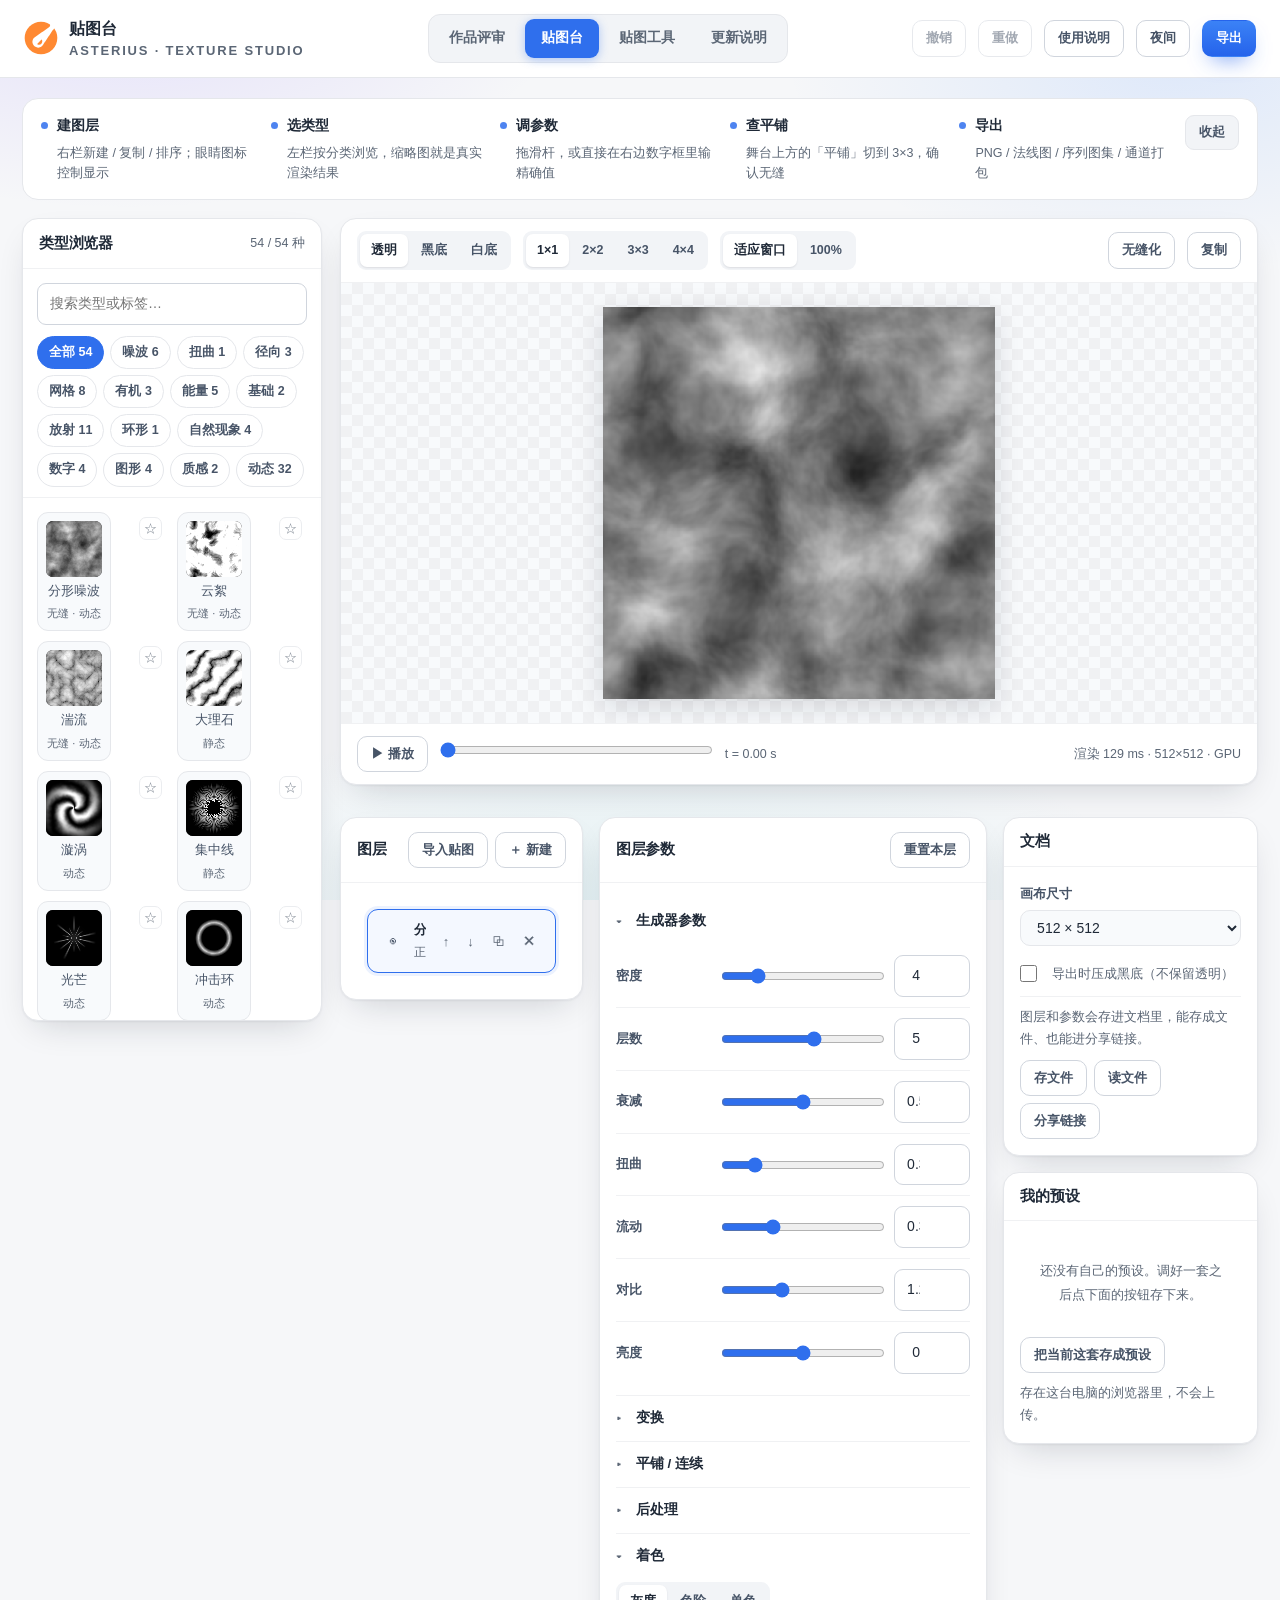
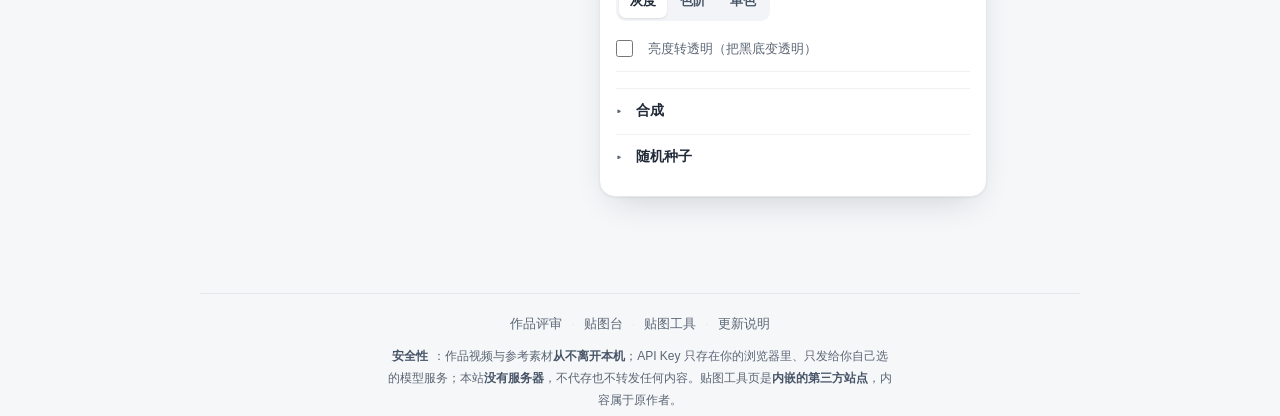
<file: workshop.html>
<!doctype html>
<html lang="zh-CN">
<head>
<script src="./frame-guard.js?v=1791898337566"></script>
<script src="./update-check.js?v=1791898337566"></script>
<meta charset="utf-8">
<meta name="viewport" content="width=device-width, initial-scale=1">
<meta name="description" content="特效贴图台：在浏览器里程序化生成噪波、集中线、冲击环、细胞、闪电等特效贴图，支持图层叠加、平铺检查，导出 PNG / 法线图 / 序列图集 / 通道打包。全程在本机完成。">
<title>贴图台 · 特效评审台</title>
<link rel="icon" href="./favicon.svg" type="image/svg+xml">
<!-- 主题必须在**首次绘制之前**同步定下来（和 index.html 同一套逻辑、同一个 key）。
     为什么不能等脚本加载完：等它跑完页面早按白天画完了，用户会看到「先白一瞬再变黑」。 -->
<style>
  html[data-theme="light"]{background:#f6f7f9;color-scheme:light}
  html[data-theme="dark"]{background:#0d1117;color-scheme:dark}
</style>
<script>
(function () {
  var theme = null;
  try { theme = localStorage.getItem("vfx-theme"); } catch (e) { theme = null; }
  if (theme !== "dark" && theme !== "light") {
    theme = (window.matchMedia && window.matchMedia("(prefers-color-scheme: dark)").matches) ? "dark" : "light";
  }
  document.documentElement.dataset.theme = theme;
})();
</script>
<link rel="stylesheet" href="./style.css?v=1791898337566">
</head>
<body class="ws-body">

<header class="topbar">
  <div class="brand">
    <img class="logo-mark" src="./logo.svg" width="34" height="34" alt="">
    <span>贴图台<span class="brand-sub">ASTERIUS · TEXTURE STUDIO</span></span>
  </div>

  <nav class="app-switch" aria-label="工具切换">
    <a href="./index.html" class="app-switch-item">作品评审</a>
    <a href="./workshop.html" class="app-switch-item is-active" aria-current="page">贴图台</a>
    <a href="./lab.html" class="app-switch-item">贴图工具</a>
    <a href="./updates.html" class="app-switch-item">更新说明</a>
  </nav>

  <div class="topbar-right">
    <button id="ws-undo" class="button secondary small" type="button" title="撤销 Ctrl+Z" disabled>撤销</button>
    <button id="ws-redo" class="button secondary small" type="button" title="重做 Ctrl+Y" disabled>重做</button>
    <button id="ws-help" class="button secondary small" type="button">使用说明</button>
    <button id="theme-toggle" class="button secondary small" type="button" title="切换白天 / 夜间">夜间</button>
    <button id="ws-export" class="button primary small" type="button">导出</button>
  </div>
</header>

<main class="ws-main">

  <section class="ws-quick" id="ws-quick">
    <ol class="ws-steps">
      <li><b>建图层</b><span>右栏新建 / 复制 / 排序；眼睛图标控制显示</span></li>
      <li><b>选类型</b><span>左栏按分类浏览，缩略图就是真实渲染结果</span></li>
      <li><b>调参数</b><span>拖滑杆，或直接在右边数字框里输精确值</span></li>
      <li><b>查平铺</b><span>舞台上方的「平铺」切到 3×3，确认无缝</span></li>
      <li><b>导出</b><span>PNG / 法线图 / 序列图集 / 通道打包</span></li>
    </ol>
    <button id="ws-quick-toggle" class="text-button" type="button">收起</button>
  </section>

  <div class="ws-layout">

    <!-- ── 左：类型浏览器 ── -->
    <aside class="ws-col ws-col-side">
      <div class="ws-card ws-card-grow">
        <div class="ws-card-head">
          <h2>类型浏览器</h2>
          <span class="ws-dim" id="ws-type-count">—</span>
        </div>
        <div class="ws-card-body ws-card-body-flush">
          <div class="ws-browser-top">
            <input id="ws-search" class="ws-input" type="search" placeholder="搜索类型或标签…" autocomplete="off">
            <div class="ws-tabs" id="ws-cats" role="tablist"></div>
          </div>
          <div class="ws-thumbs" id="ws-thumbs"></div>
        </div>
      </div>
    </aside>

    <!-- ── 中：舞台 ── -->
    <section class="ws-col ws-col-stage">
      <div class="ws-card ws-card-grow">
        <div class="ws-stage-bar">
          <div class="ws-seg" id="ws-bg" role="group" aria-label="背景">
            <button type="button" data-v="transparent">透明</button>
            <button type="button" data-v="black">黑底</button>
            <button type="button" data-v="white">白底</button>
          </div>
          <div class="ws-seg" id="ws-tile" role="group" aria-label="平铺检查">
            <button type="button" data-v="1">1×1</button>
            <button type="button" data-v="2">2×2</button>
            <button type="button" data-v="3">3×3</button>
            <button type="button" data-v="4">4×4</button>
          </div>
          <div class="ws-seg" id="ws-zoom" role="group" aria-label="缩放">
            <button type="button" data-v="fit">适应窗口</button>
            <button type="button" data-v="1">100%</button>
          </div>
          <span class="ws-spacer"></span>
          <button id="ws-seamless" class="button secondary small" type="button" title="把当前画面做成四方连续的无缝贴图（生成新图层）">无缝化</button>
          <button id="ws-copy" class="button secondary small" type="button" title="把当前画面复制到剪贴板">复制</button>
        </div>

        <div class="ws-stage" id="ws-stage">
          <div class="ws-canvas-wrap" id="ws-canvas-wrap">
            <canvas id="ws-canvas" width="512" height="512"></canvas>
          </div>
          <div class="ws-busy" id="ws-busy" hidden>正在渲染…</div>
        </div>

        <div class="ws-stage-foot">
          <button id="ws-play" class="button secondary small" type="button" disabled>▶ 播放</button>
          <input id="ws-time" class="ws-time" type="range" min="0" max="1" step="0.002" value="0" disabled>
          <span class="ws-tval" id="ws-tval">t = 0.00 s</span>
          <span class="ws-spacer"></span>
          <span class="ws-dim" id="ws-perf">—</span>
        </div>
      </div>
    <!-- ── 舞台下方：图层 / 参数 / 文档（把原来堆在右侧的东西放下来，填满预览窗下面的空白）── -->
    <div class="ws-under">
      <div class="ws-under-col">
        <div class="ws-card">
          <div class="ws-card-head">
            <h2>图层</h2>
            <div class="ws-head-acts">
              <button id="ws-import" class="button secondary small" type="button">导入贴图</button>
              <button id="ws-add" class="button secondary small" type="button">＋ 新建</button>
            </div>
          </div>
          <div class="ws-card-body">
            <ul id="ws-layers" class="ws-layers"></ul>
          </div>
        </div>
      </div>
      <div class="ws-under-col">
        <div class="ws-card">
          <div class="ws-card-head">
            <h2>图层参数</h2>
            <button id="ws-reset-layer" class="button secondary small" type="button">重置本层</button>
          </div>
          <div class="ws-card-body" id="ws-params"></div>
        </div>
      </div>
      <div class="ws-under-col">
        <div class="ws-card">
          <div class="ws-card-head"><h2>文档</h2></div>
          <div class="ws-card-body">
            <label for="ws-size">画布尺寸</label>
            <select id="ws-size">
              <option value="256">256 × 256</option>
              <option value="512" selected>512 × 512</option>
              <option value="1024">1024 × 1024</option>
            </select>
            <label class="ws-check" style="margin-top:6px">
              <input id="ws-flatten" type="checkbox">
              <span>导出时压成黑底（不保留透明）</span>
            </label>
            <p class="ws-note">图层和参数会存进文档里，能存成文件、也能进分享链接。</p>
            <div class="ws-doc-acts">
              <button id="ws-save" class="button secondary small" type="button">存文件</button>
              <button id="ws-load" class="button secondary small" type="button">读文件</button>
              <button id="ws-share" class="button secondary small" type="button">分享链接</button>
            </div>
          </div>
        </div>
        <div class="ws-card">
          <div class="ws-card-head"><h2>我的预设</h2></div>
          <div class="ws-card-body">
            <div id="ws-preset-list" class="ws-preset-list"></div>
            <button id="ws-preset-save" class="button secondary small" type="button" style="margin-top:9px">把当前这套存成预设</button>
            <p class="ws-note">存在这台电脑的浏览器里，不会上传。</p>
          </div>
        </div>
      </div>
    </div>
    <input id="ws-file-image" class="ws-hidden-file" type="file" accept="image/*">
    <input id="ws-file-doc" class="ws-hidden-file" type="file" accept="application/json,.json">
  </section>
  </div>
</main>

<!-- ── 导出 ── -->
<dialog id="ws-export-dialog" class="ws-dialog">
  <div class="ws-dialog-head">
    <div>
      <h2>导出</h2>
      <p>全部在你本机生成，不会上传任何东西。</p>
    </div>
    <button class="ws-dialog-x" type="button" data-close aria-label="关闭">✕</button>
  </div>
  <div class="ws-dialog-body" id="ws-export-list"></div>
  <div class="ws-dialog-foot">
    <button class="button secondary" type="button" data-close>关闭</button>
  </div>
</dialog>

<!-- ── 通道打包 ── -->
<!-- ── 翻转书 / 序列图（UE5 Flipbook 那种）── -->
<dialog id="ws-sheet-dialog" class="ws-dialog ws-dialog-wide">
  <div class="ws-dialog-head">
    <div>
      <h2>翻转书 / 序列图</h2>
      <p>一张图里排 N×N 格，每格一个小元素、四周留白 —— UE5 的 Flipbook、Unity 的 Sprite Sheet、粒子贴图都用这个格式。</p>
    </div>
    <button class="ws-dialog-x" type="button" data-close aria-label="关闭">✕</button>
  </div>
  <div class="ws-dialog-body">
    <div class="ws-sheet-wrap">
      <div class="ws-sheet-preview"><canvas id="ws-sheet-preview"></canvas></div>
      <div class="ws-sheet-opts">
        <div class="ws-param">
          <div class="ws-param-label">列 × 行</div>
          <div class="ws-sheet-pair">
            <input id="ws-sheet-cols" class="ws-num" type="number" min="1" max="16" step="1" value="8">
            <span>×</span>
            <input id="ws-sheet-rows" class="ws-num" type="number" min="1" max="16" step="1" value="8">
          </div>
          <div></div>
        </div>
        <div class="ws-param"><div class="ws-param-label">每格尺寸</div>
          <select id="ws-sheet-cell"><option>32</option><option>64</option><option selected>128</option><option>256</option><option>512</option></select><div></div></div>
        <div class="ws-param"><div class="ws-param-label">格间距</div>
          <input id="ws-sheet-gap" type="range" min="0" max="24" step="1" value="0">
          <input id="ws-sheet-gap-num" class="ws-num" type="number" min="0" max="24" step="1" value="0"></div>
        <div class="ws-param"><div class="ws-param-label">元素占比</div>
          <input id="ws-sheet-inset" type="range" min="0.15" max="1" step="0.01" value="0.55">
          <input id="ws-sheet-inset-num" class="ws-num" type="number" min="0.15" max="1" step="0.01" value="0.55"></div>
        <div class="ws-param"><div class="ws-param-label">元素遮罩</div>
          <select id="ws-sheet-mask"><option value="soft" selected>柔和圆形</option><option value="hard">硬圆形</option><option value="none">无（成整块）</option></select><div></div></div>
        <div class="ws-param"><div class="ws-param-label">每格内容</div>
          <select id="ws-sheet-mode"><option value="random" selected>每格换一个随机种子</option><option value="time">按时间连续（动画）</option></select><div></div></div>
        <div class="ws-param"><div class="ws-param-label">背景</div>
          <select id="ws-sheet-bg"><option value="transparent" selected>透明</option><option value="white">白底</option><option value="black">黑底</option></select><div></div></div>
        <div class="ws-param"><div class="ws-param-label">整体旋转</div>
          <input id="ws-sheet-spin" type="range" min="0" max="360" step="5" value="0">
          <input id="ws-sheet-spin-num" class="ws-num" type="number" min="0" max="360" step="5" value="0"></div>
        <p class="ws-note" id="ws-sheet-size">输出 1024 × 1024</p>
      </div>
    </div>
  </div>
  <div class="ws-dialog-foot">
    <button class="button secondary" type="button" data-close>取消</button>
    <button id="ws-sheet-go" class="button primary" type="button">导出 PNG</button>
  </div>
</dialog>

<!-- ── 色标编辑器 ── -->
<dialog id="ws-ramp-dialog" class="ws-dialog ws-dialog-wide">
  <div class="ws-dialog-head">
    <div>
      <h2>编辑色阶</h2>
      <p>在色带上点一下加一个色标；拖动色标改位置；选中后改颜色或删掉。至少留两个。</p>
    </div>
    <button class="ws-dialog-x" type="button" data-close aria-label="关闭">✕</button>
  </div>
  <div class="ws-dialog-body">
    <div class="ws-ramp-wrap">
      <canvas id="ws-ramp-bar" width="640" height="56"></canvas>
      <div class="ws-ramp-tools">
        <label class="ws-ramp-field">载入内置
          <select id="ws-ramp-from"></select>
        </label>
        <label class="ws-ramp-field">这个色标的颜色
          <input id="ws-ramp-color" type="color" value="#ff8932">
        </label>
        <button id="ws-ramp-del" class="button secondary small" type="button">删除这个色标</button>
        <span id="ws-ramp-info" class="ws-dim"></span>
      </div>
    </div>
  </div>
  <div class="ws-dialog-foot">
    <button class="button secondary" type="button" data-close>取消</button>
    <button id="ws-ramp-ok" class="button primary" type="button">应用</button>
  </div>
</dialog>

<dialog id="ws-pack-dialog" class="ws-dialog">
  <div class="ws-dialog-head">
    <div>
      <h2>通道打包</h2>
      <p>把不同图层分别写进 R / G / B / A，各占一张图。常用于打包「遮罩 + 溶解 + 发光 + 扰动」。</p>
    </div>
    <button class="ws-dialog-x" type="button" data-close aria-label="关闭">✕</button>
  </div>
  <div class="ws-dialog-body">
    <div class="ws-pack-grid" id="ws-pack-grid"></div>
    <p class="ws-note">A 通道按数据用，导出走的是自己写的无损 PNG 编码，不会因为画布预乘 alpha 而丢数据。</p>
  </div>
  <div class="ws-dialog-foot">
    <button class="button secondary" type="button" data-close>取消</button>
    <button id="ws-pack-go" class="button primary" type="button">生成并下载</button>
  </div>
</dialog>

<!-- ── 使用说明 ── -->
<dialog id="ws-help-dialog" class="ws-dialog ws-dialog-wide">
  <div class="ws-dialog-head">
    <div>
      <h2>使用说明</h2>
      <p>四步出图，全程离线。</p>
    </div>
    <button class="ws-dialog-x" type="button" data-close aria-label="关闭">✕</button>
  </div>
  <div class="ws-dialog-body ws-help-body">
    <section>
      <h3>1 · 建图层</h3>
      <p>默认已经有一层。右栏可以新建、复制、上下移动、删除，点眼睛隐藏。选中哪一层，下面的参数面板就是哪一层。</p>
    </section>
    <section>
      <h3>2 · 选类型</h3>
      <p>左栏按分类浏览。缩略图是**真实渲染结果**，而且统一用灰度显示 —— 这样你看的是形状本身，不被颜色干扰。</p>
    </section>
    <section>
      <h3>3 · 调参数</h3>
      <p>滑杆右边的数字框可以直接输入精确值：回车或点别处生效，Esc 撤销本次输入，↑↓ 按步长微调。双击滑杆或数字可恢复该项默认值。数值会自动夹进允许范围并对齐步长。</p>
      <p>着色有三档：<b>灰度</b>是原始明暗；<b>单色</b>直接染一个颜色；<b>色阶</b>把灰度映射成彩色（内置十几套）。勾上「亮度转透明」还会把亮暗变成透明度 —— 把黑底素材变透明底就靠它。</p>
    </section>
    <section>
      <h3>4 · 查平铺</h3>
      <p>舞台上方的「平铺」可以切成 2×2 / 3×3 / 4×4，一眼看出接缝。做无缝贴图时记得开着看。</p>
    </section>
    <section>
      <h3>导出</h3>
      <p>右上角「导出」可出 PNG、法线图（由灰度生成切线空间法线）、序列图集（按帧铺成网格，供 UE5 翻转书用）、通道打包。也可以直接「复制到剪贴板」粘进引擎或聊天窗。</p>
    </section>
    <section>
      <h3>几个要点</h3>
      <ul>
        <li><b>叠加多层</b>才是出好图的关键：比如「集中线」配一层「噪波」用乘算，边缘立刻就碎了。</li>
        <li><b>混合模式</b>里「相加」适合做发光，「正片叠底」适合做压暗与遮罩。</li>
        <li><b>导入贴图</b>把本地图片当一层用（PNG / JPG / WebP），缩放位移旋转混合照常。</li>
        <li><b>无缝化</b>（工具条里的按钮）把画面和它的四向镜像做加权平均：强度拉到 1 时，平铺边界在数学上完全相等（左右/上下边界取到的是同一个平均值），代价是画面变四向对称、细节软一点，所以给了强度。结果是新图层，原图还在。</li>
        <li>所有东西都在你本机算：<b>不上传、不联网、关掉网页就没了</b>（除非你存了文件）。</li>
      </ul>
    </section>
  </div>
  <div class="ws-dialog-foot">
    <button class="button primary" type="button" data-close>知道了</button>
  </div>
</dialog>

<footer class="site-foot">
  <div class="site-foot-links">
    <a href="./index.html">作品评审</a><span>·</span><a href="./workshop.html">贴图台</a><span>·</span><a href="./lab.html">贴图工具</a><span>·</span><a href="./updates.html">更新说明</a>
  </div>
  <p class="site-foot-safe"><b>安全性</b>：作品视频与参考素材<strong>从不离开本机</strong>；API Key 只存在你的浏览器里、只发给你自己选的模型服务；本站<strong>没有服务器</strong>，不代存也不转发任何内容。贴图工具页是<strong>内嵌的第三方站点</strong>，内容属于原作者。</p>
</footer>

<script src="./workshop.js?v=1791898337566" defer></script>
</body>
</html>
</file>
<file: style.css>
:root{
  color-scheme:light;
  --bg:#f6f7f9; --card:#ffffff; --line:#e5e7eb; --line-soft:#f0f1f3;
  --ink:#1f2937; --ink-soft:#475467; --muted:#5b6675;
  /* 浅色表面：软背景与输入框底。夜间模式要一起切，否则就是白底配浅字。 */
  --surface:#f8fafc; --surface-2:#f2f4f7;
  --brand:#2f6fed; --brand-dark:#1d4ed8; --warn:#b54708; --danger:#b42318;
  --radius:14px;
  /* 轨迹图配色，白天/黑夜各一套；SVG 里用 var() 引用，所以同一个 renderTrajectory 自适应 */
  --traj-bg:#fbfcfd; --traj-grid:#eaecf0; --traj-axis:#98a2b3; --traj-text:#667085;
  --traj-ba:#2f6fed; --traj-cw:#e8590c;
}
/* ⚠️ 这个块以前**根本不存在** —— 深色模式只靠散落各处的硬编码 background 顶着，
   变量（--bg/--card/--ink…）从来没切过。结果是深色底配深色字，看不清。
   这一块补上之后，所有用变量的地方自动正确，硬编码覆盖才有意义。 */
[data-theme="dark"]{
  color-scheme:dark;
  --bg:#0d1117; --card:#161a20; --line:#2a323d; --line-soft:#1e242c;
  --ink:#e6edf3; --ink-soft:#b6c2cf; --muted:#8b98a5;
  --surface:#12161b; --surface-2:#1e242c;
}
*{box-sizing:border-box}
html,html{background:var(--bg)}
body{margin:0}
body{
  background:var(--bg); color:var(--ink);
  font:15px/1.7 -apple-system,BlinkMacSystemFont,"Segoe UI","PingFang SC","Hiragino Sans GB","Microsoft YaHei",sans-serif;
  -webkit-font-smoothing:antialiased;
}
h1,h2,h3,h4{line-height:1.35}
button{font:inherit}
a{color:var(--brand)}
a.button{text-decoration:none;display:inline-flex;align-items:center;justify-content:center}

/* ── 顶栏 ── */
.topbar{
  display:flex; align-items:center; gap:16px; justify-content:space-between;
  padding:14px 24px; background:var(--card); border-bottom:1px solid var(--line);
  position:sticky; top:0; z-index:20; flex-wrap:wrap;
}
.brand{display:flex; align-items:center; gap:10px; font-weight:700; font-size:16px}
/* 品牌标：平色圆角方 + 白色 A。**不要**加 border-radius / box-shadow / filter ——
   圆角是图形自带的，投影是廉价图标素材的典型配件，这一版刻意一个都不要。 */
.logo-mark{display:block;flex:none}
.brand{gap:11px}
.brand-sub{
  display:block; font-size:13px; font-weight:600; letter-spacing:.14em;
  color:var(--muted); margin-top:-2px;
}
.health{font-size:13px; color:var(--muted); display:flex; align-items:center; gap:7px}
.health::before{content:""; width:8px; height:8px; border-radius:50%; background:#d0d5dd}
.health.ok::before{background:#12b76a}
.health.mock::before{background:#f79009}
.health.bad::before{background:#f04438}
.health code{background:var(--card); padding:1px 5px; border-radius:5px; font-size:13px}

/* ── 布局 ── */
main{max-width:1400px; margin:0 auto; padding:22px 20px 90px}
.layout{display:grid; grid-template-columns:minmax(0,1.15fr) minmax(0,.85fr); gap:18px; align-items:start}
@media (max-width:1000px){.layout{grid-template-columns:1fr}}
.panel{
  background:var(--card); border:1px solid var(--line); border-radius:var(--radius);
  padding:20px 22px 22px; box-shadow:0 1px 2px rgba(16,24,40,.04);
}
.panel-heading{display:flex; align-items:center; justify-content:space-between; gap:10px; margin-bottom:14px}
.panel-heading h2{margin:0; font-size:17px; display:flex; align-items:center; gap:9px}
.step{
  font-size:13px; font-weight:700; color:var(--brand); background:#eef4ff;
  border-radius:7px; padding:2px 7px; letter-spacing:.04em;
}

/* ── 上传区 ── */
.dropzone{
  width:100%; display:flex; flex-direction:column; align-items:center; gap:4px;
  padding:34px 20px; border:1.5px dashed #cfd6dd; border-radius:12px;
  background:var(--card); color:var(--ink-soft); cursor:pointer; transition:.15s;
}
.dropzone:hover:not(:disabled){border-color:var(--brand); background:#f5f8ff}
.dropzone:disabled{opacity:.55; cursor:not-allowed}
.dropzone strong{font-size:15.5px; color:var(--ink)}
.dropzone small{font-size:13px; color:var(--muted); text-align:center; margin-top:4px; line-height:1.6}
.upload-icon{font-size:22px; color:var(--brand); line-height:1}
.dropzone.dragover{border-color:var(--brand); background:#eef4ff}

.video-wrap{margin-top:4px; background:#0b0b0c; border-radius:12px; overflow:hidden}
.video-wrap video{display:block; width:100%; max-height:420px; background:#0b0b0c}

.file-info{
  display:flex; justify-content:space-between; gap:12px; flex-wrap:wrap;
  font-size:13px; color:var(--muted); margin:12px 0 6px;
  border-top:1px solid var(--line-soft); padding-top:10px;
}
.file-info span:first-child{color:var(--ink); font-weight:600; max-width:60%; overflow:hidden; text-overflow:ellipsis; white-space:nowrap}

/* ── 表单 ── */
.form-group{margin:0 0 15px}
.form-row{display:grid; grid-template-columns:1fr 1fr; gap:12px}
@media (max-width:560px){.form-row{grid-template-columns:1fr}}
label{display:block; font-size:13px; font-weight:600; color:var(--ink-soft); margin-bottom:5px}
label span{font-weight:400; color:var(--muted); font-size:13px; margin-left:6px}
/* ⚠️ 原来写的是 input[type=text] —— 但**属性选择器只匹配属性存在的情况**：
   <input id=x> 这种没写 type 的（默认就是 text）根本不匹配，于是它一直用着浏览器默认样式：
   21px 高、2px 边框、零圆角，跟页面里其它 39px / 9px 圆角的控件完全不一样。
   改成排除法，以后加 type=url / type=email 也不会再漏。 */
input:not([type=checkbox]):not([type=radio]):not([type=file]):not([type=range]):not([type=color]):not([type=submit]):not([type=button]):not([type=reset]),
select,textarea{
  width:100%; padding:8px 34px 8px 12px; border:1px solid #d0d5dd; border-radius:9px;
  background:var(--card); color:var(--ink); font:inherit; font-size:14px;
}
textarea{resize:vertical; line-height:1.6}
/* 聚焦只换边框色，**不画额外的方框** —— 文本框一聚焦必然命中 :focus-visible，
   所以只要写了 outline，打字时就会一直顶着一个方框。 */
input:focus,select:focus,textarea:focus,
input:focus-visible,select:focus-visible,textarea:focus-visible{outline:none; box-shadow:none; border-color:var(--brand)}
/* 鼠标点/拖动滑杆、数字框时不再画那个方框（键盘 Tab 导航仍然有可见焦点） */
input[type=range]:focus,input[type=range]:focus-visible,
input[type=number]:focus,input[type=number]:focus-visible,
input[type=checkbox]:focus,input[type=checkbox]:focus-visible{outline:none; box-shadow:none}
input[type=range]{width:100%; accent-color:var(--brand); margin:2px 0 10px}
.help{font-size:13px; color:var(--muted); line-height:1.65; margin:6px 0}
.help.error{color:var(--danger)}

/* 单选组 */
.option-group{display:flex; gap:8px; flex-wrap:wrap}
.option-group button{
  flex:1 1 auto; min-width:78px; padding:8px 12px; border:1px solid #d0d5dd; border-radius:9px;
  background:var(--card); color:var(--ink-soft); cursor:pointer; font-size:13.5px; transition:.12s;
}
.option-group button:hover:not(:disabled){border-color:var(--brand); color:var(--brand)}
.option-group button[aria-pressed="true"]{border-color:var(--brand); background:#eef4ff; color:var(--brand-dark); font-weight:600}
.option-group button small{display:block; font-size:13px; color:var(--muted); font-weight:400}
.option-group button[aria-pressed="true"] small{color:var(--brand-dark)}

.consent{display:flex; gap:9px; align-items:flex-start; font-size:13px; font-weight:400; color:var(--ink-soft); margin:14px 0 4px; cursor:pointer}
.consent input{margin-top:3px; accent-color:var(--brand); width:16px; height:16px}

/* ── 按钮 ── */
.button{
  border:1px solid transparent; border-radius:10px; padding:10px 18px;
  cursor:pointer; font-size:14px; font-weight:600; transition:.13s;
}
.button.primary{background:var(--brand); color:#fff}
.button.primary:hover:not(:disabled){background:var(--brand-dark)}
.button.secondary{background:var(--card); color:var(--ink-soft); border-color:#d0d5dd}
.button.secondary:hover:not(:disabled){border-color:var(--brand); color:var(--brand)}
.button:disabled{opacity:.5; cursor:not-allowed}
.button.block{width:100%; margin-top:14px; padding:12px 18px; font-size:15px}
.text-button,.ghost-button{
  border:1px solid var(--line); background:var(--surface-2); color:var(--ink-soft);
  cursor:pointer; font-size:12.5px; font-weight:600; padding:6px 13px; border-radius:9px;
  text-decoration:none; transition:.14s;
}
.text-button:hover,.ghost-button:hover{color:var(--ink); background:var(--card); border-color:var(--brand)}
.text-button:disabled,.ghost-button:disabled{opacity:.5; cursor:not-allowed}

/* ── 范围选择 ── */
.range-panel{border:1px solid var(--line); border-radius:12px; padding:14px 16px; margin:12px 0; background:var(--surface)}
.range-heading{display:flex; justify-content:space-between; align-items:center; margin-bottom:6px}
.range-heading strong{font-size:14px}

/* ── 状态与进度 ── */
.status{
  margin:10px 0 0; padding:11px 13px; border-radius:10px; background:var(--surface);
  border:1px solid var(--line-soft); font-size:13.5px; color:var(--ink-soft);
}
.status.error{background:#fef3f2; border-color:#fecdca; color:var(--danger)}
.progress-track{height:7px; background:var(--surface-2); border-radius:999px; overflow:hidden; margin-top:10px}
.progress-track>div{height:100%; width:0; background:var(--brand); transition:width .2s}

/* ── 任务步骤 ── */
.task-panel{
  margin-top:18px; background:var(--card); border:1px solid var(--line);
  border-radius:var(--radius); padding:18px 22px; box-shadow:0 1px 2px rgba(16,24,40,.04);
}
.task-panel h2{margin:0 0 12px; font-size:16px}
.task-steps{list-style:none; margin:0; padding:0; display:grid; gap:6px}
.task-steps li{display:flex; align-items:center; gap:10px; font-size:13.5px; color:var(--muted); padding:6px 2px}
.task-steps li::before{
  content:""; width:16px; height:16px; border-radius:50%; flex:none;
  border:2px solid #d0d5dd; background:var(--card);
}
.task-steps li.active{color:var(--ink); font-weight:600}
.task-steps li.active::before{border-color:var(--brand); border-top-color:transparent; animation:spin .8s linear infinite}
.task-steps li.done{color:var(--ink-soft)}
.task-steps li.done::before{border-color:#12b76a; background:#12b76a; box-shadow:inset 0 0 0 3px #fff}
.task-steps li.failed::before{border-color:var(--danger); background:var(--danger); box-shadow:inset 0 0 0 3px #fff}
@keyframes spin{to{transform:rotate(360deg)}}

/* ── 结果区 ── */
.results{margin-top:22px}
.result-actions{display:flex; gap:10px; flex-wrap:wrap; align-items:center; margin-bottom:14px}
.report-doc{
  background:var(--card); border:1px solid var(--line); border-radius:var(--radius);
  padding:28px 32px 34px; box-shadow:0 1px 2px rgba(16,24,40,.04);
}
.report-head h2{margin:0 0 6px; font-size:21px}
.report-meta{margin:0 0 18px; color:var(--muted); font-size:13px}
.report-summary{font-size:15.5px; background:var(--surface); border-left:4px solid var(--brand); padding:14px 16px; border-radius:0 10px 10px 0; margin:0 0 14px}
.report-hint{background:#fff7ed; border-left:4px solid #e8590c; padding:12px 16px; border-radius:0 10px 10px 0; margin:0 0 14px}
.section-title{margin:32px 0 10px; font-size:17px; border-bottom:1px solid var(--line); padding-bottom:8px}
.section-title small{margin-left:10px; color:var(--muted); font-size:13px; font-weight:400}
.report-traj svg{width:100%; height:auto; display:block}
.traj-legend{display:flex; flex-wrap:wrap; gap:14px; font-size:13px; color:var(--ink-soft); margin-bottom:6px}
.traj-legend i{display:inline-block; width:12px; height:12px; border-radius:3px; vertical-align:-1px; margin-right:5px}
.report-note{font-size:13px; color:var(--ink-soft); line-height:1.75}
.report-overview{border:1px solid var(--line); border-radius:12px; padding:10px 14px; margin:18px 0}
.report-overview summary{cursor:pointer; font-weight:600}
.report-overview .meta{color:var(--muted); font-weight:400; font-size:13px; margin-left:8px}
.report-overview table{width:100%; border-collapse:collapse; margin-top:10px; font-size:13.5px}
.report-overview th,.report-overview td{border-bottom:1px solid var(--line-soft); padding:7px 6px; text-align:left}
.report-overview a{text-decoration:none}
.report-group{margin-top:24px}
.group-title{font-size:16px; margin:0 0 12px}
.group-title .num{margin-right:6px}
.report-card{border:1px solid var(--line); border-radius:14px; padding:18px 20px; margin:0 0 16px; background:var(--card)}
.report-card:target{border-color:var(--brand); box-shadow:0 0 0 3px #eef4ff}
.card-heading{display:flex; align-items:center; gap:10px; flex-wrap:wrap; margin-bottom:10px}
.card-heading h3{margin:0; font-size:16.5px}
.card-heading .dim{font-size:13px; color:var(--muted); border:1px solid var(--line); border-radius:999px; padding:1px 8px; vertical-align:2px}
.card-heading .at{margin-left:auto; color:var(--muted); font-size:13px}
.pill{font-size:13px; font-weight:600; border-radius:999px; padding:2px 9px; background:#eef2ff; color:#3538cd}
.pill.p1{background:#fee4e2; color:#b42318}
.pill.p2{background:#fef0c7; color:#b54708}
.pill.p3{background:#eef2ff; color:#3538cd}
.cnum{font-weight:700; color:#98a2b3}
.evrow{display:flex; gap:12px; flex-wrap:wrap; margin:12px 0 4px}
.shot{margin:0; max-width:330px; border:1px solid var(--line); border-radius:10px; overflow:hidden; background:#0b0b0c}
.shot img{display:block; width:100%; height:auto}
.shot figcaption{padding:6px 9px; font-size:13px; color:var(--ink-soft); background:var(--card); display:flex; gap:8px; align-items:center; justify-content:space-between}
.report-card p{margin:10px 0}
.report-card p strong{display:block; color:var(--ink-soft); font-size:13px; font-weight:600; margin-bottom:2px}
.report-card h4{margin:14px 0 6px; font-size:14px}
.report-actions{margin:0; padding-left:22px}
.report-actions li{margin:5px 0}
.report-positive,.report-limitations{border-radius:12px; padding:14px 18px; margin:20px 0}
.report-positive{background:#ecfdf3; border:1px solid #abefc6}
.report-limitations{background:#fffaeb; border:1px solid #fedf89}
.report-positive h3,.report-limitations h3{margin:0 0 8px; font-size:15px}
.report-positive ul,.report-limitations ul{margin:0; padding-left:20px}
.report-howto{margin-top:24px; border-top:1px solid var(--line); padding-top:16px; color:var(--ink-soft); font-size:13.5px}
.report-howto h3{color:var(--ink)}
.time-link{border:none; background:none; color:var(--brand); cursor:pointer; font:inherit; padding:0; text-decoration:underline dotted}
.time-link.tiny{font-size:13px}
video.flash{outline:3px solid var(--brand); outline-offset:2px}

@media print{
  body{background:var(--card)}
  .topbar,.result-actions,.layout,.task-panel{display:none !important}
  main{padding:0; max-width:none}
  .report-doc{border:none; box-shadow:none; padding:0}
}

/* ── 顶栏右侧 / 小按钮 ── */
.topbar-right{display:flex; align-items:center; gap:12px; flex-wrap:wrap}
.button.small{padding:6px 13px; font-size:13px; border-radius:8px}

/* ── 首次使用提示条 ── */
.setup-banner{
  display:flex; align-items:center; gap:18px; justify-content:space-between; flex-wrap:wrap;
  background:var(--card); border:1px solid #fedf89; border-radius:var(--radius);
  padding:16px 20px; margin-bottom:18px;
}
.setup-banner strong{display:block; font-size:15px; margin-bottom:3px}
.setup-banner p{margin:0; font-size:13.5px; color:var(--ink-soft); line-height:1.65; max-width:780px}
.setup-banner p strong{display:inline; font-size:inherit; color:var(--warn)}

/* ── 配置模型对话框 ── */
.setup-dialog{border:none;border-radius:18px;padding:0;width:min(660px,94vw);max-height:92vh;overflow:auto;background:var(--card);color:var(--ink);box-shadow:0 24px 64px rgba(16,24,40,.28)}
.setup-dialog::backdrop{background:rgba(8,10,14,.62)}

.setup-head{display:flex;align-items:flex-start;justify-content:space-between;gap:16px;padding:22px 26px 16px;border-bottom:1px solid var(--line-soft)}
.setup-title-block h2{margin:0;font-size:19px;letter-spacing:-.01em}
.setup-sub{margin:6px 0 0;font-size:13px;line-height:1.6;color:var(--muted)}
.setup-close{flex:none;width:32px;height:32px;border-radius:9px;border:1px solid var(--line);background:transparent;color:var(--muted);font-size:15px;line-height:1;cursor:pointer;transition:.15s}
.setup-close:hover{border-color:var(--danger);color:var(--danger);background:#fef3f2}

.setup-body{padding:8px 26px 4px}

/* 编号做成真正的圆形徽标，而不是塞在标签文字里 */
.setup-step{display:grid;grid-template-columns:30px 1fr;gap:13px;padding:18px 0;border-bottom:1px solid var(--line-soft)}
.setup-step:last-of-type{border-bottom:none}
.setup-step-no{width:30px;height:30px;border-radius:50%;display:flex;align-items:center;justify-content:center;background:var(--brand);color:#fff;font-size:14px;font-weight:700}
.setup-step-body{min-width:0;display:flex;flex-direction:column;gap:9px}
.setup-step-body > label{font-size:14px;font-weight:600;color:var(--ink)}
.setup-step-body select,.setup-step-body input{width:100%}

.key-row{display:flex;gap:8px;align-items:stretch}
.key-row input{flex:1;min-width:0;font-family:ui-monospace,"Cascadia Mono",Consolas,monospace;letter-spacing:.02em}
.key-row .row-action{flex:none;padding:0 14px}

.setup-link{align-self:flex-start;font-size:13px;font-weight:600;color:var(--brand);text-decoration:none;padding:6px 12px;border-radius:8px;background:#eef4ff;transition:.15s}
.setup-link:hover{background:#dbe7ff}

/* 高级项默认收起 —— 小白根本不需要看见「接口地址」 */
.setup-advanced{margin:4px 0 0}
.setup-advanced summary{cursor:pointer;font-size:13px;color:var(--muted);padding:11px 0;list-style:none;user-select:none}
.setup-advanced summary::-webkit-details-marker{display:none}
.setup-advanced summary::before{content:"▸ ";display:inline-block;transition:transform .15s}
.setup-advanced[open] summary::before{content:"▾ "}
.setup-advanced .form-row{padding:4px 0 14px}

.setup-foot{padding:16px 26px 22px;border-top:1px solid var(--line-soft);background:var(--surface)}
.setup-privacy{margin:0 0 12px;font-size:12.5px;line-height:1.65;color:var(--muted)}
.setup-privacy strong{color:var(--ink-soft)}
.setup-status{margin:0 0 12px;font-size:13px;line-height:1.6;min-height:0}
.setup-status:empty{display:none}
.setup-status.is-error{color:#b42318}
.setup-status.is-ok{color:#027a48}
.setup-status.is-busy{color:var(--brand)}
.setup-actions{display:flex;gap:10px;justify-content:flex-end;flex-wrap:wrap}

[data-theme="dark"] .setup-dialog{background:#161a20}
[data-theme="dark"] .setup-foot{background:#12161b}
[data-theme="dark"] .setup-close:hover{background:#2a1616}
[data-theme="dark"] .setup-link{background:#1b2740;color:#bcd3ff}
[data-theme="dark"] .setup-link:hover{background:#243a5e}
[data-theme="dark"] .report-card:target{box-shadow:0 0 0 3px #1b2740}
[data-theme="dark"] .report-doc,[data-theme="dark"] .panel,[data-theme="dark"] .task-panel{border-color:var(--line)}
/* ⚠️ 这两条是漏网的：.report-card 原本写死 background:var(--card)，
   夜间模式下正文是浅色字，落在白底上完全看不清 —— 这是用户实际报上来的问题。 */
[data-theme="dark"] .report-card{background:#161a20}
[data-theme="dark"] .dropzone.dragover{background:#1b2740;border-color:var(--brand)}
[data-theme="dark"] .dropzone:hover:not(:disabled){background:#1b2740;border-color:var(--brand)}
[data-theme="dark"] .report-card:target{box-shadow:0 0 0 3px #1b2740}
[data-theme="dark"] .pill.p1{background:#2a1616;color:#ff9a91}
[data-theme="dark"] .pill.p2{background:#221b0e;color:#f0b357}
[data-theme="dark"] .pill.p3{background:#1b2740;color:#bcd3ff}
[data-theme="dark"] .pill{background:#1e242c;color:#b6c2cf}
[data-theme="dark"] .step{background:#1b2740;color:#bcd3ff}
[data-theme="dark"] .option-group button[aria-pressed="true"]{background:#1b2740;color:#bcd3ff;border-color:var(--brand)}
[data-theme="dark"] .report-hint{background:#1b2740;color:#bcd3ff}
[data-theme="dark"] .score-badge.great .score-grade{background:#0f2618;color:#6ee7a8}
[data-theme="dark"] .score-badge.good .score-grade{background:#1b2740;color:#bcd3ff}
[data-theme="dark"] .score-badge.pass .score-grade{background:#221b0e;color:#f0b357}
[data-theme="dark"] .score-badge.weak .score-grade{background:#2a1616;color:#ff9a91}
[data-theme="dark"] .report-positive{background:#0f2618}
[data-theme="dark"] .report-limitations{background:#221b0e}
[data-theme="dark"] .setup-banner{background:#221b0e}
[data-theme="dark"] .status.error{background:#2a1616}

#reference-captured{margin-top:8px;padding-top:8px;border-top:1px dashed var(--line)}
#reference-captured:empty{display:none;padding:0;margin:0;border:none}

/* ⚠️ 这一条必不可少。
   HTML 的 hidden 属性是靠**浏览器默认样式表**里的 [hidden]{display:none} 生效的，
   而作者样式表的优先级更高 —— 所以 .setup-banner{display:flex}、.dropzone{display:flex}
   这类规则会把 hidden 彻底盖掉，导致 element.hidden = true 完全没作用
   （表现就是：那条「还差一步」的提示永远关不掉）。
   用一个 !important 把它钉死，所有 hidden 开关才会真的生效。 */
[hidden]{display:none !important}

/* ── 录屏浮窗（固定在右下角，切到别的页面回来还在） ── */
.recorder{
  position:fixed; right:22px; bottom:22px; z-index:60;
  width:min(340px, 92vw); background:var(--card);
  border:1px solid var(--line); border-radius:14px;
  padding:14px 16px; box-shadow:0 12px 34px rgba(16,24,40,.24);
}
.recorder-head{display:flex; align-items:center; gap:9px; margin-bottom:9px}
.recorder-dot{width:9px; height:9px; border-radius:50%; background:#f04438; animation:rec-pulse 1.1s ease-in-out infinite}
@keyframes rec-pulse{0%,100%{opacity:1}50%{opacity:.2}}
.recorder-time{margin-left:auto; font-size:13px; color:var(--muted); font-variant-numeric:tabular-nums}
.recorder-bar{height:6px; background:var(--surface-2); border-radius:999px; overflow:hidden; margin-bottom:11px}
.recorder-bar>div{height:100%; width:0; background:var(--brand); transition:width .2s linear}
.recorder-actions{display:flex; gap:8px; align-items:center; flex-wrap:wrap}
.recorder-foot{font-size:13px; color:var(--muted); line-height:1.6; margin:8px 0 0}
[data-theme="dark"] .recorder-bar{background:#1e242c}

/* ── 版本徽章 ── */
.version-badge{
  border:1px solid var(--line); background:transparent; color:var(--muted);
  font:inherit; font-size:13px; padding:3px 9px; border-radius:999px; cursor:pointer;
}
.version-badge:hover:not(:disabled){border-color:var(--brand); color:var(--brand)}
.version-badge:disabled{opacity:.5; cursor:default}

/* ── 录制面板：可拖动 + 捕获完成的提示 ── */
.recorder-head{cursor:grab; user-select:none; touch-action:none}
.recorder-head:active{cursor:grabbing}
.reference-row{transition:background .35s, border-color .35s}
.reference-row.just-added{border-color:var(--brand); background:#eef4ff; box-shadow:0 0 0 3px rgba(47,111,237,.14)}
.reference-rename{flex:1;min-width:0;font-size:13px;padding:2px 7px;border:1px solid var(--brand);border-radius:7px}
[data-theme="dark"] .reference-row.just-added{background:#1b2740; box-shadow:0 0 0 3px rgba(111,157,255,.2)}

/* ── 并排对照：左=作者画面，右=参考里最适合对比的那一刻 ── */
.compare{display:flex;gap:10px;align-items:stretch;flex-wrap:wrap;margin:14px 0 4px;padding:12px;border-radius:12px;background:var(--surface);border:1px solid var(--line-soft)}
.compare .shot{flex:1 1 250px;max-width:340px}
.compare-tag{align-self:center;font-size:13px;color:var(--muted);font-weight:700;letter-spacing:.1em}
.compare-why{margin:8px 0 0;font-size:13px;color:var(--ink-soft)}
.compare-why strong{display:block;font-size:13px;color:var(--muted);font-weight:600;margin-bottom:2px}

/* ── 参考库列表：一条一个框 ──
   之前 .reference-row 只有 .just-added 那一条高亮态、没有基础样式，
   所以列表就是几个裸元素堆着，跟整页的卡片风格完全不搭。 */
.reference-list{display:flex; flex-direction:column; gap:9px; margin:12px 0 0}
.reference-row{
  display:flex; align-items:center; gap:11px;
  padding:12px 14px;
  border:1px solid var(--line); border-radius:12px; background:var(--card);
  transition:border-color .18s, background .18s, box-shadow .18s;
}
.reference-row:hover{border-color:#c7d2e0}
/* 勾选态高亮整个框，而不是只让小方块变色 —— 一眼看出哪几条参与了对比 */
.reference-row:has(input:checked){
  border-color:var(--brand); background:#f4f8ff; box-shadow:0 0 0 3px rgba(47,111,237,.09);
}
.reference-row input[type="checkbox"]{
  width:19px; height:19px; margin:0; flex:none;
  accent-color:var(--brand); cursor:pointer;
}
.reference-name{
  flex:1; min-width:0; font-size:13.5px; font-weight:600; color:var(--ink);
  overflow:hidden; text-overflow:ellipsis; white-space:nowrap;
}
.reference-row .reference-kind,
.reference-row .row-action{flex:none}
.reference-row.just-added{border-color:var(--brand); background:#eef4ff; box-shadow:0 0 0 3px rgba(47,111,237,.14)}

[data-theme="dark"] .reference-row:hover{border-color:#39445a}
[data-theme="dark"] .reference-row:has(input:checked){background:#152036; box-shadow:0 0 0 3px rgba(111,157,255,.12)}
[data-theme="dark"] .reference-row.just-added{background:#1b2740; box-shadow:0 0 0 3px rgba(111,157,255,.2)}
.reference-kind{font-size:13px;padding:1px 8px;border-radius:999px;background:#eef4ff;color:#3538cd;white-space:nowrap}
.reference-kind.is-image{background:#ecfdf3;color:#027a48}
[data-theme="dark"] .compare{background:#12161b}
[data-theme="dark"] .reference-kind{background:#1b2740;color:#bcd3ff}
[data-theme="dark"] .reference-kind.is-image{background:#0f2618;color:#6ee7a8}

/* ── 图片放大 ── */
.lightbox{position:fixed;inset:0;z-index:80;background:rgba(8,10,14,.9);display:flex;align-items:center;justify-content:center;padding:26px;cursor:zoom-out}
.lightbox img{max-width:100%;max-height:92%;border-radius:10px;box-shadow:0 20px 60px rgba(0,0,0,.5)}
.lightbox-close{position:absolute;bottom:18px;left:50%;transform:translateX(-50%);background:rgba(255,255,255,.12);border:none;color:#fff;padding:7px 16px;border-radius:999px;cursor:pointer;font:inherit;font-size:13px}
.shot img{cursor:zoom-in}

/* ── 参考预览 ── */
.preview-dialog{border:none;border-radius:16px;padding:18px 20px 20px;width:min(880px,94vw);background:var(--card);color:var(--ink);box-shadow:0 18px 48px rgba(16,24,40,.3)}
.preview-dialog::backdrop{background:rgba(8,10,14,.72)}
.preview-head{display:flex;align-items:center;justify-content:space-between;gap:12px;margin-bottom:12px}
.preview-body{display:flex;align-items:center;justify-content:center;background:#0b0b0c;border-radius:12px;overflow:hidden;min-height:180px}
.preview-body img,.preview-body video{max-width:100%;max-height:70vh;display:block}

/* ── 行内操作按钮：比原来的虚线下划线文字清楚得多 ── */
.row-action{
  border:1px solid var(--line); background:var(--card); color:var(--ink-soft);
  font:inherit; font-size:13px; line-height:1.25; padding:6px 13px; border-radius:8px; cursor:pointer;
  white-space:nowrap; transition:border-color .15s, color .15s, background .15s;
}
.row-action:hover:not(:disabled){border-color:var(--brand); color:var(--brand); background:#eef4ff}
.row-action.danger:hover:not(:disabled){border-color:var(--danger); color:var(--danger); background:#fef3f2}
[data-theme="dark"] .row-action{background:#12161b;border-color:#2a323d}
[data-theme="dark"] .row-action:hover:not(:disabled){background:#1b2740;color:#bcd3ff}
[data-theme="dark"] .row-action.danger:hover:not(:disabled){border-color:#ff7b72;color:#ff9a91;background:#2a1616}

/* ── 参考预览 ── */
.preview-dialog{border:none;border-radius:16px;padding:18px 20px 20px;width:min(980px,94vw);background:var(--card);color:var(--ink);box-shadow:0 18px 48px rgba(16,24,40,.3)}
.preview-dialog::backdrop{background:rgba(8,10,14,.72)}
.preview-head{display:flex;align-items:center;justify-content:space-between;gap:12px;margin-bottom:12px}
.preview-head strong{font-size:15px}
.preview-body{background:#0b0b0c;border-radius:12px;overflow:auto;min-height:180px;max-height:74vh;padding:10px}
.preview-body[data-mode="single"]{display:flex;align-items:center;justify-content:center}
.preview-body[data-mode="single"] img,
.preview-body[data-mode="single"] video{max-width:100%;max-height:68vh;display:block;border-radius:8px}
.preview-body[data-mode="grid"]{display:block}
.preview-grid{display:flex;flex-direction:column;gap:10px}
.preview-grid img{width:100%;border-radius:8px;cursor:zoom-in;display:block}
.preview-note{margin:0 0 10px;font-size:13px;line-height:1.6;color:#c8d2e0}
.preview-note.error{color:#ffb4ad}

/* ── 报告最上方的总评 ── */
.report-score{border:1px solid var(--line);border-radius:14px;padding:18px 20px;margin:0 0 18px;background:var(--surface)}
.score-top{display:flex;gap:22px;align-items:flex-start;flex-wrap:wrap}
.score-badge{display:flex;flex-direction:column;align-items:center;justify-content:center;min-width:136px;padding:14px 18px;border-radius:12px;background:var(--card);border:2px solid var(--line)}
.score-num{font-size:46px;font-weight:800;line-height:1;letter-spacing:-.02em}
.score-max{font-size:13px;color:var(--muted);margin-top:2px}
.score-grade{margin-top:9px;font-size:13px;font-weight:700;padding:2px 13px;border-radius:999px;background:var(--surface-2);color:var(--muted)}
.score-badge.great{border-color:#12b76a}.score-badge.great .score-num{color:#027a48}.score-badge.great .score-grade{background:#ecfdf3;color:#027a48}
.score-badge.good{border-color:#2f6fed}.score-badge.good .score-num{color:#1d4ed8}.score-badge.good .score-grade{background:#eef4ff;color:#3538cd}
.score-badge.pass{border-color:#f79009}.score-badge.pass .score-num{color:#b54708}.score-badge.pass .score-grade{background:#fffaeb;color:#b54708}
.score-badge.weak{border-color:#f04438}.score-badge.weak .score-num{color:#b42318}.score-badge.weak .score-grade{background:#fef3f2;color:#b42318}
.score-dims{flex:1;min-width:290px;display:flex;flex-direction:column;gap:8px}
.score-row{display:grid;grid-template-columns:92px 1fr 34px;gap:10px;align-items:center;font-size:13px}
.score-row-label{color:var(--ink-soft)}
.score-row-note{grid-column:2 / 4;color:var(--muted);font-size:12.5px;margin-top:-3px}
.score-track{height:9px;background:var(--surface-2);border-radius:999px;overflow:hidden;display:block}
.score-fill{display:block;height:100%;border-radius:999px;background:#2f6fed;transition:width .3s}
.score-fill.great{background:#12b76a}.score-fill.good{background:#2f6fed}.score-fill.pass{background:#f79009}.score-fill.weak{background:#f04438}.score-fill.none{background:#d0d5dd}
.score-row-value{text-align:right;font-weight:700;font-variant-numeric:tabular-nums}
.score-lists{display:grid;grid-template-columns:1fr 1fr;gap:14px;margin-top:16px}
@media (max-width:760px){.score-lists{grid-template-columns:1fr}}
.score-list{border-radius:12px;padding:12px 15px}
.score-list.good{background:#ecfdf3;border:1px solid #abefc6}
.score-list.bad{background:#fffaeb;border:1px solid #fedf89}
.score-list h4{margin:0 0 8px;font-size:14.5px}
.score-list h4 span{display:block;font-weight:400;font-size:12.5px;color:var(--muted);margin-top:3px}
.score-list ul{margin:0;padding-left:19px}
.score-list li{margin:5px 0;font-size:13px;line-height:1.55}
.score-empty{margin:0;font-size:13px;color:var(--muted)}
[data-theme="dark"] .report-score{background:#12161b}
[data-theme="dark"] .score-badge{background:#161a20}
[data-theme="dark"] .score-track{background:#1e242c}
[data-theme="dark"] .score-grade{background:#1e242c}
[data-theme="dark"] .score-list.good{background:#0f2618;border-color:#1d5133}
[data-theme="dark"] .score-list.bad{background:#221b0e;border-color:#4d401c}

/* ── 胶囊按钮：给「本地上传 / 录屏捕获 / 从链接添加」这类行内操作用 ──
   原来是带虚线下划线的纯文字，看着像链接、点了没底，误以为是灰色说明。 */
.chip-button{
  display:inline-flex; align-items:center; gap:5px;
  border:1px solid var(--line); background:var(--card); color:var(--ink-soft);
  font:inherit; font-size:13.5px; font-weight:600; line-height:1.32;
  padding:8px 15px; border-radius:999px; cursor:pointer; white-space:nowrap;
  transition:border-color .15s, color .15s, background .15s, transform .1s;
}
.chip-button:hover:not(:disabled){border-color:var(--brand); color:var(--brand); background:#eef4ff}
.chip-button:active:not(:disabled){transform:translateY(1px)}
.chip-button:disabled{opacity:.5; cursor:not-allowed}
.chip-button.accent{border-color:#fda29b; color:#b42318}
.chip-button.accent:hover:not(:disabled){border-color:var(--danger); color:#fff; background:var(--danger)}
.reference-actions{display:inline-flex; gap:7px; flex-wrap:wrap; align-items:center}
.reference-head{display:flex; align-items:center; justify-content:space-between; gap:12px; flex-wrap:wrap}

[data-theme="dark"] .chip-button:hover:not(:disabled){background:#1b2740;color:#bcd3ff;border-color:var(--brand)}
[data-theme="dark"] .chip-button.accent{border-color:#5c2b28;color:#ff9a91}
[data-theme="dark"] .chip-button.accent:hover:not(:disabled){background:#b42318;color:#fff;border-color:#b42318}

.preview-actions{margin-top:12px;display:flex;gap:9px;justify-content:center}
/* ════════════════════════════════════════════════════════════════
   贴图台（workshop.html）
   设计原则：**宁可留白，不要把字挤在一块**。所以
   · 每一行只干一件事（标签 / 滑杆 / 数值各占固定列，互不侵占）
   · 卡片之间、区块之间用间距分组，不靠边框和分割线堆砌
   · 长句子一律进「使用说明」对话框，主界面只留短标签 + 一行提示
   ════════════════════════════════════════════════════════════════ */

.ws-body{overscroll-behavior:none}
.ws-main{max-width:1680px;margin:0 auto;padding:20px 22px 60px}

/* ── 顶栏导航 ── */
.ws-nav{display:flex;gap:4px;background:var(--surface-2);border-radius:11px;padding:4px}
.ws-nav a{
  font-size:13.5px;font-weight:600;text-decoration:none;color:var(--ink-soft);
  padding:7px 15px;border-radius:8px;transition:.15s;white-space:nowrap;
}
.ws-nav a:hover{color:var(--brand);background:var(--card)}
.ws-nav a[aria-current="page"]{background:var(--card);color:var(--ink);box-shadow:0 1px 2px rgba(16,24,40,.08)}
[data-theme="dark"] .ws-nav a[aria-current="page"]{background:#222a36}

/* ── 快速开始：五步，每步一行字，不堆句子 ── */
.ws-quick{
  display:flex;align-items:flex-start;gap:14px;
  background:var(--card);border:1px solid var(--line);border-radius:var(--radius);
  padding:16px 18px;margin-bottom:18px;
}
.ws-quick[hidden]{display:none}
.ws-steps{display:grid;grid-template-columns:repeat(5,minmax(0,1fr));gap:18px;margin:0;padding:0;list-style:none;flex:1}
.ws-steps li{display:flex;flex-direction:column;gap:5px;min-width:0;position:relative;padding-left:16px}
.ws-steps li::before{
  content:"";position:absolute;left:0;top:7px;width:7px;height:7px;border-radius:50%;
  background:var(--brand);opacity:.85;
}
.ws-steps b{font-size:13.5px;color:var(--ink)}
.ws-steps span{font-size:12.5px;line-height:1.6;color:var(--muted)}
@media (max-width:1080px){.ws-steps{grid-template-columns:repeat(2,minmax(0,1fr))}}

/* ── 三栏布局 ── */
.ws-layout{display:grid;grid-template-columns:268px minmax(0,1fr) 344px;gap:18px;align-items:start}
@media (max-width:1400px){.ws-layout{grid-template-columns:248px minmax(0,1fr) 320px}}
@media (max-width:1180px){
  .ws-layout{grid-template-columns:minmax(0,1fr) 320px}
  .ws-col-side:first-child{grid-column:1 / -1}
}
@media (max-width:820px){
  .ws-layout{grid-template-columns:minmax(0,1fr)}
  .ws-col-side:first-child,.ws-col-stage,.ws-col-side:last-child{grid-column:1}
}
.ws-col{min-width:0;display:flex;flex-direction:column;gap:16px}

.ws-card{
  background:var(--card);border:1px solid var(--line);border-radius:var(--radius);
  box-shadow:0 1px 2px rgba(16,24,40,.04);overflow:hidden;
}
.ws-card-grow{display:flex;flex-direction:column;min-height:0}
.ws-card-head{
  display:flex;align-items:center;justify-content:space-between;gap:10px;
  padding:14px 16px;border-bottom:1px solid var(--line-soft);
}
.ws-card-head h2{margin:0;font-size:14.5px;font-weight:700;letter-spacing:.01em}
.ws-head-actions{display:flex;gap:12px;align-items:center}
.ws-card-body{padding:16px}
.ws-card-body-flush{padding:0;display:flex;flex-direction:column;min-height:0}

.ws-dim{font-size:12.5px;color:var(--muted);font-variant-numeric:tabular-nums;white-space:nowrap}
.ws-spacer{flex:1}

/* ── 表单小件（沿用 style.css 的全局输入框样式，这里只调细节）── */
.ws-input{margin:0}
.ws-field{display:flex;flex-direction:column;gap:7px;margin-bottom:12px}
.ws-field label{font-size:13px;font-weight:600;color:var(--ink-soft);margin:0}
.ws-note{margin:10px 0 0;font-size:12.5px;line-height:1.75;color:var(--muted)}
.ws-btn-row{display:flex;gap:8px;flex-wrap:wrap;margin-top:12px}

/* ── 分段控件（背景 / 平铺 / 缩放）── */
.ws-seg{display:inline-flex;background:var(--surface-2);border-radius:9px;padding:3px;gap:2px}
.ws-seg button{
  border:none;background:transparent;color:var(--ink-soft);cursor:pointer;
  font-size:12.5px;font-weight:600;padding:6px 11px;border-radius:7px;transition:.13s;white-space:nowrap;
}
.ws-seg button:hover{color:var(--brand)}
.ws-seg button[aria-pressed="true"]{background:var(--card);color:var(--ink);box-shadow:0 1px 2px rgba(16,24,40,.1)}
[data-theme="dark"] .ws-seg button[aria-pressed="true"]{background:#222a36}

/* ── 类型浏览器 ── */
.ws-browser-top{display:flex;flex-direction:column;gap:11px;padding:14px 14px 10px;border-bottom:1px solid var(--line-soft)}
.ws-tabs{display:flex;flex-wrap:wrap;gap:6px}
.ws-tab{
  border:1px solid var(--line);background:var(--card);color:var(--ink-soft);
  font-size:12.5px;font-weight:600;padding:5px 11px;border-radius:999px;cursor:pointer;transition:.13s;
}
.ws-tab:hover{border-color:var(--brand);color:var(--brand)}
.ws-tab[aria-pressed="true"]{background:var(--brand);border-color:var(--brand);color:#fff}
.ws-thumbs{
  display:grid;grid-template-columns:repeat(2,minmax(0,1fr));gap:10px;
  padding:14px;overflow:auto;max-height:min(58vh,620px);
}
@media (max-width:1180px){.ws-thumbs{grid-template-columns:repeat(auto-fill,minmax(104px,1fr));max-height:none}}
.ws-thumb{
  border:1px solid var(--line);border-radius:11px;background:var(--surface);
  padding:8px 8px 9px;cursor:pointer;transition:.14s;display:flex;flex-direction:column;gap:8px;align-items:center;
}
.ws-thumb:hover{border-color:var(--brand);transform:translateY(-1px)}
.ws-thumb[aria-pressed="true"]{border-color:var(--brand);box-shadow:0 0 0 3px rgba(47,111,237,.14);background:#f4f8ff}
[data-theme="dark"] .ws-thumb[aria-pressed="true"]{background:#1b2740;box-shadow:0 0 0 3px rgba(111,157,255,.16)}
.ws-thumb canvas{width:100%;height:auto;border-radius:7px;background:#0b0b0c;display:block;aspect-ratio:1/1}
.ws-thumb-shell{position:relative;min-width:0}
.ws-star{
  position:absolute;top:5px;right:5px;width:23px;height:23px;
  display:flex;align-items:center;justify-content:center;border-radius:7px;
  font-size:13px;line-height:1;color:var(--muted);cursor:pointer;
  background:var(--card);border:1px solid var(--line);opacity:.75;transition:.13s;
}
.ws-star:hover{opacity:1;border-color:var(--brand);color:var(--brand)}
.ws-star.is-on{opacity:1;color:#f0a020;border-color:#f0a02055}
.ws-thumb-name{font-size:12.5px;line-height:1.4;color:var(--ink-soft);text-align:center}
.ws-thumb-tags{font-size:11px;line-height:1.3;color:var(--muted);text-align:center;letter-spacing:.02em}
.ws-thumb{padding:8px 8px 10px;gap:6px}
.ws-empty{padding:22px 16px;font-size:13px;line-height:1.8;color:var(--muted);text-align:center;margin:0}

/* ── 舞台 ── */
.ws-stage-bar{
  display:flex;align-items:center;gap:12px;flex-wrap:wrap;
  padding:12px 16px;border-bottom:1px solid var(--line-soft);
}
.ws-stage{
  position:relative;display:flex;align-items:center;justify-content:center;
  padding:22px;background:var(--surface);min-height:440px;
  background-image:
    linear-gradient(45deg,var(--line-soft) 25%,transparent 25%,transparent 75%,var(--line-soft) 75%),
    linear-gradient(45deg,var(--line-soft) 25%,transparent 25%,transparent 75%,var(--line-soft) 75%);
  background-size:22px 22px;background-position:0 0,11px 11px;
  overflow:auto;
}
.ws-canvas-wrap{line-height:0;box-shadow:0 8px 28px rgba(16,24,40,.14)}
.ws-canvas-wrap canvas{display:block;image-rendering:pixelated}
.ws-busy{
  position:absolute;right:16px;bottom:14px;font-size:12.5px;color:var(--muted);
  background:var(--card);border:1px solid var(--line);border-radius:999px;padding:4px 12px;
}
.ws-stage-foot{
  display:flex;align-items:center;gap:12px;padding:12px 16px;border-top:1px solid var(--line-soft);
}
.ws-time{flex:1;min-width:120px;margin:0}
.ws-tval{font-size:12.5px;color:var(--muted);font-variant-numeric:tabular-nums;white-space:nowrap}

/* ── 图层列表 ── */
.ws-layers{list-style:none;margin:0;padding:10px;display:flex;flex-direction:column;gap:8px;max-height:264px;overflow:auto}
.ws-layer{
  display:grid;grid-template-columns:26px minmax(0,1fr) auto;gap:9px;align-items:center;
  border:1px solid var(--line);border-radius:11px;padding:9px 11px;background:var(--surface);cursor:pointer;transition:.13s;
}
.ws-layer:hover{border-color:#c7d2e0}
[data-theme="dark"] .ws-layer:hover{border-color:#39445a}
.ws-layer[aria-selected="true"]{border-color:var(--brand);background:#f4f8ff;box-shadow:0 0 0 3px rgba(47,111,237,.09)}
[data-theme="dark"] .ws-layer[aria-selected="true"]{background:#152036;box-shadow:0 0 0 3px rgba(111,157,255,.12)}
.ws-layer-eye{
  border:none;background:transparent;cursor:pointer;font-size:14px;line-height:1;padding:4px;border-radius:6px;color:var(--ink-soft);
}
.ws-layer-eye:hover{background:var(--surface-2)}
.ws-layer.is-off .ws-layer-name{opacity:.45;text-decoration:line-through}
.ws-layer-name{font-size:13px;font-weight:600;overflow:hidden;text-overflow:ellipsis;white-space:nowrap}
.ws-layer-sub{font-size:11.5px;color:var(--muted);margin-top:2px;overflow:hidden;text-overflow:ellipsis;white-space:nowrap}
.ws-layer-acts{display:flex;gap:2px}
.ws-icon-btn{
  border:1px solid transparent;background:transparent;color:var(--muted);cursor:pointer;
  font-size:13px;line-height:1;padding:5px 7px;border-radius:7px;transition:.13s;
}
.ws-icon-btn:hover{background:var(--card);border-color:var(--line);color:var(--brand)}

/* ── 参数面板：标签 / 滑杆 / 数值 三列，谁也不挤谁 ── */
.ws-param{
  display:grid;grid-template-columns:104px minmax(0,1fr) 84px;gap:12px;align-items:center;
  padding:10px 0;border-bottom:1px solid var(--line-soft);
}
.ws-param:last-child{border-bottom:none}
.ws-param-label{font-size:13px;line-height:1.45;color:var(--ink-soft);font-weight:600}
.ws-param input[type=range]{margin:0;width:100%}
.ws-num{
  width:100%;text-align:right;font-variant-numeric:tabular-nums;
  padding:5px 9px;font-size:13px;
}
.ws-fx-body{margin:2px 0 9px;padding-left:13px;border-left:2px solid var(--line)}
.ws-fx-head{display:flex;align-items:center;gap:8px;padding:6px 0;font-size:13.5px;cursor:pointer;user-select:none}
.ws-fx-head input{width:15px;height:15px;accent-color:var(--brand);flex:none}
.ws-fx-head span{font-weight:600;color:var(--ink-soft)}
.ws-fx-head.is-on span{color:var(--ink)}
.ws-group{border-top:1px solid var(--line-soft)}
.ws-group:first-child{border-top:0}
.ws-group-head{
  display:flex;align-items:center;gap:8px;width:100%;padding:11px 0;
  background:none;border:0;cursor:pointer;text-align:left;
  font-size:13.5px;font-weight:700;color:var(--ink);font-family:inherit;
}
.ws-group-head:hover{color:var(--brand)}
.ws-group-arrow{width:12px;color:var(--muted);font-size:11px;flex:none}
.ws-group-body{padding:1px 0 11px}
.ws-param-group{margin:18px 0 8px;font-size:12.5px;font-weight:700;letter-spacing:.06em;color:var(--muted);text-transform:uppercase}
.ws-param-group:first-child{margin-top:0}
.ws-check{display:flex;align-items:center;gap:9px;padding:11px 0;font-size:13px;color:var(--ink-soft);cursor:pointer;border-bottom:1px solid var(--line-soft)}
.ws-check input{width:17px;height:17px;margin:0;accent-color:var(--brand);cursor:pointer}
@media (max-width:1400px){.ws-param{grid-template-columns:96px minmax(0,1fr) 76px;gap:9px}}

/* ── 对话框 ── */
.ws-dialog{
  border:none;border-radius:18px;padding:0;width:min(560px,94vw);max-height:92vh;overflow:auto;
  background:var(--card);color:var(--ink);box-shadow:0 24px 64px rgba(16,24,40,.28);
}
.ws-dialog-wide{width:min(760px,94vw)}
.ws-dialog::backdrop{background:rgba(8,10,14,.62)}
.ws-dialog-head{
  display:flex;align-items:flex-start;justify-content:space-between;gap:16px;
  padding:22px 26px 16px;border-bottom:1px solid var(--line-soft);
}
.ws-dialog-head h2{margin:0;font-size:19px}
.ws-dialog-head p{margin:7px 0 0;font-size:13px;line-height:1.65;color:var(--muted);max-width:52ch}
.ws-dialog-x{
  flex:none;width:32px;height:32px;border-radius:9px;border:1px solid var(--line);
  background:transparent;color:var(--muted);font-size:15px;line-height:1;cursor:pointer;transition:.15s;
}
.ws-dialog-x:hover{border-color:var(--danger);color:var(--danger);background:#fef3f2}
[data-theme="dark"] .ws-dialog-x:hover{background:#2a1616}
.ws-dialog-body{padding:18px 26px}
.ws-dialog-foot{
  display:flex;gap:10px;justify-content:flex-end;padding:16px 26px 22px;
  border-top:1px solid var(--line-soft);background:var(--surface);
}

/* 导出列表：每项都是一个完整的卡片行，说明文字不挤在标题后面 */
.ws-export-item{
  display:flex;align-items:flex-start;gap:14px;padding:16px 0;border-bottom:1px solid var(--line-soft);
}
.ws-export-item:last-child{border-bottom:none}
.ws-export-item > div{flex:1;min-width:0}
.ws-export-item h3{margin:0;font-size:14.5px}
.ws-export-item p{margin:6px 0 0;font-size:12.5px;line-height:1.75;color:var(--muted)}
.ws-export-item .button{flex:none}

/* 通道打包 */
.ws-sheet-wrap{display:grid;grid-template-columns:minmax(220px,1fr) minmax(260px,320px);gap:22px;align-items:start}
.ws-sheet-preview{
  border-radius:13px;padding:10px;min-height:240px;
  display:flex;align-items:center;justify-content:center;
  background:var(--surface-2);border:1px solid var(--line);
  background-image:linear-gradient(45deg,#0000 25%,#8882 25%,#8882 50%,#0000 50%,#0000 75%,#8882 75%);
  background-size:16px 16px;
}
.ws-sheet-preview canvas{max-width:100%;height:auto;image-rendering:auto;border-radius:6px}
.ws-sheet-opts{display:flex;flex-direction:column;gap:2px}
.ws-sheet-pair{display:flex;align-items:center;gap:7px}
.ws-sheet-pair span{color:var(--muted);font-size:13px}
.ws-sheet-opts .ws-note{margin-top:10px}
@media (max-width:760px){.ws-sheet-wrap{grid-template-columns:1fr}}
.ws-ramp-row{display:flex;flex-direction:column;gap:8px;padding:7px 0}
.ws-ramp-label{display:flex;align-items:center;justify-content:space-between;gap:10px;font-size:12.5px;color:var(--muted)}
.ws-ramp-bar-mini{
  height:32px;border-radius:9px;border:1px solid var(--line);cursor:pointer;
  box-shadow:inset 0 0 0 1px rgba(0,0,0,.18);transition:.13s;
}
.ws-ramp-bar-mini:hover{border-color:var(--brand);transform:translateY(-1px)}
.ws-ramp-actions{display:flex;gap:8px;align-items:center}
.ws-ramp-actions select{flex:1;min-width:0}
.ws-ramp-wrap{display:flex;flex-direction:column;gap:14px}
#ws-ramp-bar{
  width:100%;height:56px;border-radius:11px;border:1px solid var(--line);
  cursor:crosshair;touch-action:none;background:var(--surface-2);
}
.ws-ramp-tools{display:flex;flex-wrap:wrap;gap:16px;align-items:center}
.ws-ramp-field{display:flex;align-items:center;gap:8px;font-size:13px;color:var(--muted)}
.ws-ramp-field select{padding:6px 10px}
.ws-ramp-field input[type=color]{width:56px;height:32px;padding:2px}
.ws-preset-list{display:flex;flex-direction:column;gap:7px}
.ws-preset-row{display:flex;align-items:center;gap:8px;padding:7px 10px;border-radius:9px;background:var(--surface-2);border:1px solid var(--line-soft)}
.ws-preset-row .ws-preset-name{flex:1;min-width:0;font-size:13px;overflow:hidden;text-overflow:ellipsis;white-space:nowrap}
.ws-preset-row button{padding:3px 9px;font-size:12px}
.ws-pack-grid{display:grid;grid-template-columns:repeat(2,minmax(0,1fr));gap:14px}
@media (max-width:560px){.ws-pack-grid{grid-template-columns:minmax(0,1fr)}}
.ws-pack-cell{border:1px solid var(--line);border-radius:12px;padding:12px;background:var(--surface)}
.ws-pack-cell .ws-field{margin:0}
.ws-pack-head{display:flex;align-items:center;gap:9px;margin-bottom:10px}
.ws-pack-sw{width:22px;height:22px;border-radius:6px;display:flex;align-items:center;justify-content:center;font-size:11px;font-weight:800;color:#fff}
.ws-pack-sw.r{background:#e5484d}.ws-pack-sw.g{background:#30a46c}.ws-pack-sw.b{background:#2f6fed}.ws-pack-sw.a{background:#6e56cf}
.ws-pack-cell small{display:block;margin-top:8px;font-size:11.5px;color:var(--muted);line-height:1.6}

/* 使用说明正文：段落之间留足距离 */
.ws-help-body section + section{margin-top:22px}
.ws-help-body h3{margin:0 0 8px;font-size:15px}
.ws-help-body p{margin:0;font-size:13.5px;line-height:1.85;color:var(--ink-soft);max-width:62ch}
.ws-help-body p + p{margin-top:10px}
.ws-help-body ul{margin:0;padding-left:20px}
.ws-help-body li{font-size:13.5px;line-height:1.85;color:var(--ink-soft);margin:7px 0}
.ws-help-body b{color:var(--ink)}

/* 提示条 */
.ws-toast{
  position:fixed;left:50%;bottom:26px;transform:translateX(-50%);
  background:var(--ink);color:var(--bg);font-size:13px;font-weight:600;
  padding:10px 20px;border-radius:999px;box-shadow:0 10px 30px rgba(0,0,0,.28);z-index:60;
  opacity:0;transition:opacity .18s, transform .18s;pointer-events:none;
}
.ws-toast.is-on{opacity:1;transform:translateX(-50%) translateY(-4px)}

/* ════════════════════════════════════════════════════════════════
   更新说明页（updates.html）+ 全站页脚
   ════════════════════════════════════════════════════════════════ */
.upd-main{max-width:880px;margin:0 auto;padding:26px 22px 40px}
.upd-hero{margin:6px 0 22px}
.upd-badge{
  display:inline-block;font-size:12px;font-weight:700;letter-spacing:.08em;
  color:#fff;background:var(--brand);border-radius:999px;padding:3px 12px;margin-bottom:12px;
}
.upd-hero h1{margin:0 0 10px;font-size:34px;letter-spacing:-.01em}
.upd-lead{margin:0;font-size:16px;line-height:1.8;color:var(--ink-soft);max-width:60ch}
.upd-lead strong{color:var(--ink)}
.upd-meta{margin:12px 0 0;font-size:13px;color:var(--muted)}
.upd-card{margin-bottom:18px}
.upd-sep{margin:30px 0 14px;font-size:13px;font-weight:700;letter-spacing:.1em;color:var(--muted);text-transform:uppercase}
.upd-p{margin:0 0 18px;font-size:14.5px;line-height:1.85;color:var(--ink-soft);max-width:64ch}
.upd-list{list-style:none;margin:0;padding:0;display:flex;flex-direction:column;gap:17px}
.upd-list li{position:relative;padding-left:16px;display:flex;flex-direction:column;gap:5px}
.upd-list li::before{content:"";position:absolute;left:0;top:8px;width:6px;height:6px;border-radius:50%;background:var(--brand);opacity:.85}
.upd-list b{font-size:14px;font-weight:700;color:var(--ink)}
.upd-list span{font-size:13.5px;line-height:1.85;color:var(--muted);max-width:64ch}
.upd-note{
  margin:20px 0 0;padding:13px 16px;border-radius:11px;
  background:var(--surface);border:1px solid var(--line-soft);
  font-size:13.5px;line-height:1.8;color:var(--ink-soft);
}
.upd-note b{color:var(--ink)}
.upd-next .ws-card-head h2{color:var(--warn)}
.upd-foot{margin:22px 0 0;font-size:13px;line-height:1.85;color:var(--muted);max-width:64ch}
.upd-foot code{background:var(--surface-2);border-radius:5px;padding:1px 6px;font-size:12.5px}

.site-foot{
  display:flex;align-items:center;justify-content:center;gap:11px;flex-wrap:wrap;
  margin:36px auto 0;padding:20px 16px 4px;max-width:880px;
  border-top:1px solid var(--line);font-size:12.5px;color:var(--muted);
}
.site-foot a{color:var(--muted);text-decoration:none;transition:.13s}
.site-foot a:hover{color:var(--brand)}
.site-foot span{color:var(--line)}


/* ════ 内嵌第三方工具页（lab.html）════ */
.lab-layout{display:grid;grid-template-columns:minmax(260px,340px) minmax(0,1fr);gap:18px;align-items:start}
.lab-guide{background:var(--card);border:1px solid var(--line);border-radius:14px;padding:16px 18px}
.lab-guide h2{font-size:13.5px;margin:0 0 10px;letter-spacing:.02em;color:var(--ink)}
.lab-guide h2 + .lab-note{margin-top:-4px}
.lab-guide h2:not(:first-child){margin-top:18px}
.lab-list{list-style:none;margin:0;padding:0;display:flex;flex-direction:column;gap:11px}
.lab-list li{display:flex;flex-direction:column;gap:3px;padding-left:14px;position:relative}
.lab-list li::before{content:"";position:absolute;left:0;top:6px;width:5px;height:5px;border-radius:50%;background:var(--brand)}
.lab-list b{font-size:13px;color:var(--ink)}
.lab-list span{font-size:12.5px;line-height:1.75;color:var(--muted)}
.lab-steps{margin:0;padding-left:18px;font-size:12.5px;line-height:1.9;color:var(--muted)}
.lab-note{margin:12px 0 0;font-size:12.5px;line-height:1.8;color:var(--muted)}
.lab-badge{display:inline-block;margin-left:8px;padding:2px 8px;border-radius:999px;font-size:11px;background:var(--surface-2);border:1px solid var(--line);color:var(--muted);vertical-align:middle}
.lab-bar-text p{margin:6px 0 0;font-size:12.5px;line-height:1.75;color:var(--muted);max-width:70ch}
.lab-bar-acts{display:flex;gap:8px;align-items:center;flex-wrap:wrap}
.lab-embed-pane{min-width:0}
@media (max-width:900px){.lab-layout{grid-template-columns:1fr}}
.lab-main{max-width:1500px;margin:0 auto;padding:18px 20px 30px}
.lab-bar{display:flex;align-items:center;justify-content:space-between;gap:16px;flex-wrap:wrap;margin-bottom:12px}
.lab-bar strong{font-size:15px;margin-right:8px}
.lab-bar span{font-size:13px;line-height:1.7}
.lab-embed{position:relative;border:1px solid var(--line);border-radius:14px;overflow:hidden;background:var(--surface)}
.lab-embed iframe{display:block;width:100%;height:min(78vh,900px);border:0}
.lab-fallback{padding:12px 16px;border-top:1px solid var(--line);font-size:12.5px;line-height:1.8;color:var(--muted)}
.lab-fallback p{margin:0 0 4px}

/* ════ 工具切换器（四页统一，显眼）════ */
.app-switch{
  display:flex;gap:4px;padding:4px;border-radius:12px;
  background:var(--surface-2);border:1px solid var(--line);
  box-shadow:inset 0 1px 0 rgba(255,255,255,.03);
}
.app-switch-item{
  padding:8px 16px;border-radius:9px;font-size:13.5px;font-weight:600;
  color:var(--muted);text-decoration:none;white-space:nowrap;transition:.14s;
}
.app-switch-item:hover{color:var(--ink);background:var(--card)}
.app-switch-item.is-active{
  color:#fff;background:var(--brand);
  box-shadow:0 2px 10px rgba(47,111,237,.35);
}
@media (max-width:760px){
  .app-switch{width:100%;justify-content:space-between;order:3;margin-top:8px}
  .app-switch-item{padding:7px 10px;font-size:12.5px;flex:1;text-align:center}
}
/* 页脚安全性 */
.site-foot{flex-direction:column;gap:10px;align-items:center}
.site-foot-links{display:flex;align-items:center;gap:9px;flex-wrap:wrap;justify-content:center}
.site-foot-links span{color:var(--line)}
.site-foot-safe{
  margin:0;max-width:76ch;text-align:center;font-size:12px;line-height:1.85;color:var(--muted);
}
.site-foot-safe b{color:var(--ink-soft);margin-right:5px}
.site-foot-safe strong{color:var(--ink-soft)}

/* ════ 工坊改为两列：左类型浏览器 / 右（舞台 + 下方三栏面板）════
   原来三列时，预览窗下面留一大片空白，而操作全堆在右栏要一直往下滚。 */
.ws-layout{grid-template-columns:minmax(240px,300px) minmax(0,1fr);align-items:start}
.ws-under{
  display:grid;gap:16px;margin-top:16px;align-items:start;
  grid-template-columns:minmax(230px,1fr) minmax(320px,1.6fr) minmax(230px,1.05fr);
}
.ws-under-col{display:flex;flex-direction:column;gap:16px;min-width:0}
.ws-under .ws-card{margin:0}
@media (max-width:1180px){.ws-under{grid-template-columns:1fr 1fr}}
@media (max-width:860px){
  .ws-layout{grid-template-columns:1fr}
  .ws-under{grid-template-columns:1fr}
}

.ws-head-acts{display:flex;gap:7px;align-items:center;flex-wrap:wrap;justify-content:flex-end}
.ws-doc-acts{display:flex;gap:7px;flex-wrap:wrap;margin-top:9px}
.ws-hidden-file{position:absolute;width:1px;height:1px;opacity:0;pointer-events:none}

/* ════ 贴图工具页：整宽内嵌 + 原文对照表 ════ */
.lab-main{max-width:none;padding:16px 20px 28px}
.lab-embed{width:100%}
.lab-embed iframe{height:calc(100vh - 250px);min-height:620px}
.lab-fallback{margin:8px 2px 0;font-size:12px;color:var(--muted);line-height:1.7}
.lab-guide{margin-top:20px;background:var(--card);border:1px solid var(--line);border-radius:14px;padding:18px 22px}
.lab-guide h2{font-size:14px;margin:0 0 6px;color:var(--ink)}
.lab-guide h2:not(:first-child){margin-top:26px;padding-top:18px;border-top:1px solid var(--line)}
.lab-guide h3{font-size:12.5px;margin:16px 0 6px;color:var(--ink-soft);letter-spacing:.02em}
.lab-table{width:100%;border-collapse:collapse;font-size:12.5px;margin:0}
.lab-table th{text-align:left;font-weight:600;color:var(--muted);padding:7px 10px 7px 0;border-bottom:1px solid var(--line);font-size:11.5px}
.lab-table td{padding:7px 10px 7px 0;border-bottom:1px solid var(--line);color:var(--muted);line-height:1.65;vertical-align:top}
.lab-table tr:last-child td{border-bottom:0}
.lab-table td:first-child{color:var(--ink);font-weight:600;white-space:nowrap}
.lab-table td:nth-child(2){color:var(--ink-soft)}
.lab-table code{font-size:11.5px;padding:1px 5px;border-radius:5px;background:var(--surface-2)}
@media (max-width:760px){.lab-table td:first-child{white-space:normal}}

.upd-archive{margin:14px 2px 0;font-size:12.5px;color:var(--muted);text-align:center}

/* 两个来源切换 */
.lab-sources{display:flex;gap:8px;margin:0 0 10px}
.lab-src{
  display:flex;flex-direction:column;gap:2px;align-items:flex-start;
  padding:9px 16px;border-radius:11px;border:1px solid var(--line);background:var(--surface-2);
  color:var(--muted);font-size:13px;font-weight:600;cursor:pointer;transition:.14s;line-height:1.25;
}
.lab-src span{font-size:11px;font-weight:400;opacity:.75}
.lab-src:hover{color:var(--ink);background:var(--card)}
.lab-src.is-active{color:#fff;background:var(--brand);border-color:var(--brand);box-shadow:0 2px 10px rgba(47,111,237,.3)}
.lab-src.is-active span{opacity:.85}
@media (max-width:640px){.lab-sources{flex-direction:column}}

/* ════ 选区代价标签（让人一眼看见"这段要读多少页"）════ */
.cost-chip{
  display:inline-flex;align-items:center;padding:3px 11px;border-radius:999px;
  font-size:12px;font-weight:700;border:1px solid currentColor;background:transparent;
  white-space:nowrap;letter-spacing:.01em;
}
.cost-chip[data-tier="省"]{color:#3fb950}
.cost-chip[data-tier="标准"]{color:#58a6ff}
.cost-chip[data-tier="偏高"]{color:#d29922}
.cost-chip[data-tier="很重"]{color:#f85149}

/* 下拉框统一：右侧给小三角留足空间，别贴着边框 */
select{padding-right:34px; background-position:right 10px center}

.ghost-button.danger{color:#f0836f;border-color:rgba(240,131,111,.4)}
.ghost-button.danger:hover{color:#fff;background:#c0392b;border-color:#c0392b}

/* 参考片段的取用区间（方案 B：每项单独选一段） */
.reference-range{display:inline-flex;align-items:center;gap:4px;margin-left:2px}
.reference-range input[type=number]{
  /* 全局那条 input:not(...) 的优先级更高，会把这里撑成整行宽、值被挤出可见区 —— 必须用 !important */
  width:56px !important; min-width:0 !important; padding:4px 6px !important;
  border-radius:7px;border:1px solid var(--line);
  background:var(--surface-2);color:var(--ink);font:inherit;font-size:12px;text-align:center;box-sizing:border-box;
}
.reference-range input[type=number]:focus{border-color:var(--brand)}
.reference-range-tip{color:var(--muted);font-size:12px}

/* 参考项的缩略图：让人一眼看出导进来的是什么、导成功没有 */
.reference-thumb{
  width:74px;height:42px;object-fit:cover;border-radius:7px;border:1px solid var(--line);
  background:var(--surface-2);flex:none;
}
.reference-thumb.is-empty{background:repeating-linear-gradient(45deg,var(--surface-2),var(--surface-2) 6px,var(--card) 6px,var(--card) 12px)}
.reference-range-tip{color:var(--muted);font-size:11.5px;white-space:nowrap}

/* ════ 参考库的行：两行布局（第一行 缩略图/文件名/操作，第二行 取用区间）════
   之前全挤在一行，文件名长了会把内容顶出容器 —— 这里用 flex-wrap + min-width:0 + 省略号兜住。 */
.reference-row{
  display:flex;flex-wrap:wrap;align-items:center;gap:10px;
  padding:9px 11px;border:1px solid var(--line);border-radius:11px;background:var(--card);margin-bottom:8px;
}
.reference-check{flex:none}
.reference-info{display:flex;flex-direction:column;gap:2px;min-width:0;flex:1 1 180px}
.reference-name{font-size:13px;color:var(--ink);overflow:hidden;text-overflow:ellipsis;white-space:nowrap}
.reference-kind{font-size:11.5px;color:var(--muted);white-space:nowrap;overflow:hidden;text-overflow:ellipsis}
.reference-acts{display:flex;gap:6px;flex:none}
.reference-range{
  flex:1 1 100%;display:flex;flex-wrap:wrap;align-items:center;gap:6px;
  padding-top:9px;border-top:1px dashed var(--line);
}
.reference-range input[type=number]{
  width:74px;padding:5px 8px;border-radius:7px;border:1px solid var(--line);
  background:var(--surface-2);color:var(--ink);font:inherit;font-size:12.5px;text-align:center;box-sizing:border-box;
}
.reference-range-tip{color:var(--muted);font-size:12px}
.reference-range-summary{color:var(--muted);font-size:11.5px;white-space:nowrap;margin-left:2px}

/* 数字框：能直接输入就不需要那对上下箭头（白占空间、还容易被误点） */
.reference-range input[type=number]{appearance:textfield;-moz-appearance:textfield}
.reference-range input[type=number]::-webkit-outer-spin-button,
.reference-range input[type=number]::-webkit-inner-spin-button{-webkit-appearance:none;margin:0}
.reference-range-summary.is-pending{color:#d29922;font-weight:600}


/* ══════════════════════════════════════════════════════════════════════
   视觉升级 —— 参照「深色柔光背景 + 干净卡片 + 大留白 + 一个明确主按钮」的思路。
   做法：只加这一层覆盖，不改既有布局；两套主题都走变量，所以白天/夜间一致。
   ══════════════════════════════════════════════════════════════════════ */
:root{
  --radius:16px;
  --card-shadow:0 1px 2px rgba(16,24,40,.05), 0 14px 36px -14px rgba(16,24,40,.20);
  --ring:0 0 0 3px rgba(47,111,237,.16);
  --hairline:rgba(255,255,255,.06);
}
[data-theme="dark"]{
  --card-shadow:0 1px 2px rgba(0,0,0,.55), 0 20px 52px -20px rgba(0,0,0,.8);
  --ring:0 0 0 3px rgba(96,150,255,.24);
  --hairline:rgba(255,255,255,.07);
}

/* 背景柔光：紫 → 蓝 → 青。
   ⚠ 必须画在 body 自己的背景上 —— 用 z-index:-1 的伪元素会被 body 的不透明底色整个盖住（踩过）。 */
body{
  background-color:var(--bg);
  background-image:
    radial-gradient(58% 44% at 10% -4%, rgba(126,94,255,.34), transparent 62%),
    radial-gradient(48% 38% at 92% 6%, rgba(58,132,255,.24), transparent 64%),
    radial-gradient(72% 52% at 50% 110%, rgba(22,178,188,.20), transparent 62%);
  background-attachment:fixed;
}
[data-theme="light"] body{
  background-image:
    radial-gradient(58% 44% at 10% -4%, rgba(126,94,255,.17), transparent 62%),
    radial-gradient(48% 38% at 92% 6%, rgba(58,132,255,.13), transparent 64%),
    radial-gradient(72% 52% at 50% 110%, rgba(22,178,188,.11), transparent 62%);
}

/* 卡片：更大圆角、一道极细高光、柔和投影 */
.ws-card,.panel,.upd-card,.reference-row,.preview-card,.setup-card{
  border-radius:var(--radius);
  border:1px solid var(--line);
  box-shadow:var(--card-shadow);
}
[data-theme="dark"] .ws-card,[data-theme="dark"] .panel,
[data-theme="dark"] .upd-card,[data-theme="dark"] .reference-row{
  background-image:linear-gradient(180deg, var(--hairline), transparent 42%);
}

/* 主按钮：明确、饱满、有一点呼吸感 */
.button.primary,#run,.button[type=submit]{
  border-radius:12px;font-weight:650;letter-spacing:.01em;border-color:transparent;
  background:linear-gradient(180deg,#3b82f6,#2563eb);color:#fff;
  box-shadow:0 10px 22px -10px rgba(37,99,235,.75);
  transition:filter .15s, transform .06s, box-shadow .15s;
}
.button.primary:hover,#run:hover,.button[type=submit]:hover{ filter:brightness(1.06); box-shadow:0 12px 26px -10px rgba(37,99,235,.85) }
.button.primary:active,#run:active,.button[type=submit]:active{ transform:translateY(1px) }

/* 次级按钮 / 小按钮：轻一点、圆一点 */
.button.secondary,.button.small,.chip-button,.row-action,.ghost-button{
  border-radius:10px;
}

/* 输入类：填充式浅底 + 细边 + 聚焦时一圈柔光（不是方框描边） */
input[type=text],input[type=password],input[type=number],input[type=email],input[type=search],select,textarea{
  border-radius:10px;border:1px solid var(--line);background:var(--surface);
  transition:border-color .15s, box-shadow .15s;
}
input[type=text]:focus,input[type=password]:focus,input[type=number]:focus,
input[type=email]:focus,input[type=search]:focus,select:focus,textarea:focus{
  border-color:var(--brand);box-shadow:var(--ring);
}

/* 标题更紧、正文更松 —— 大留白是这套观感的一半 */
h1,h2,h3,.ws-card-head h2{ letter-spacing:-.012em }
.help,.muted,.ws-dim,.reference-kind{ line-height:1.68 }

/* 顶栏 / 页脚：压成一条细线，别抢内容 */
.site-head,.app-head{ backdrop-filter:saturate(140%) blur(6px) }
</file>
